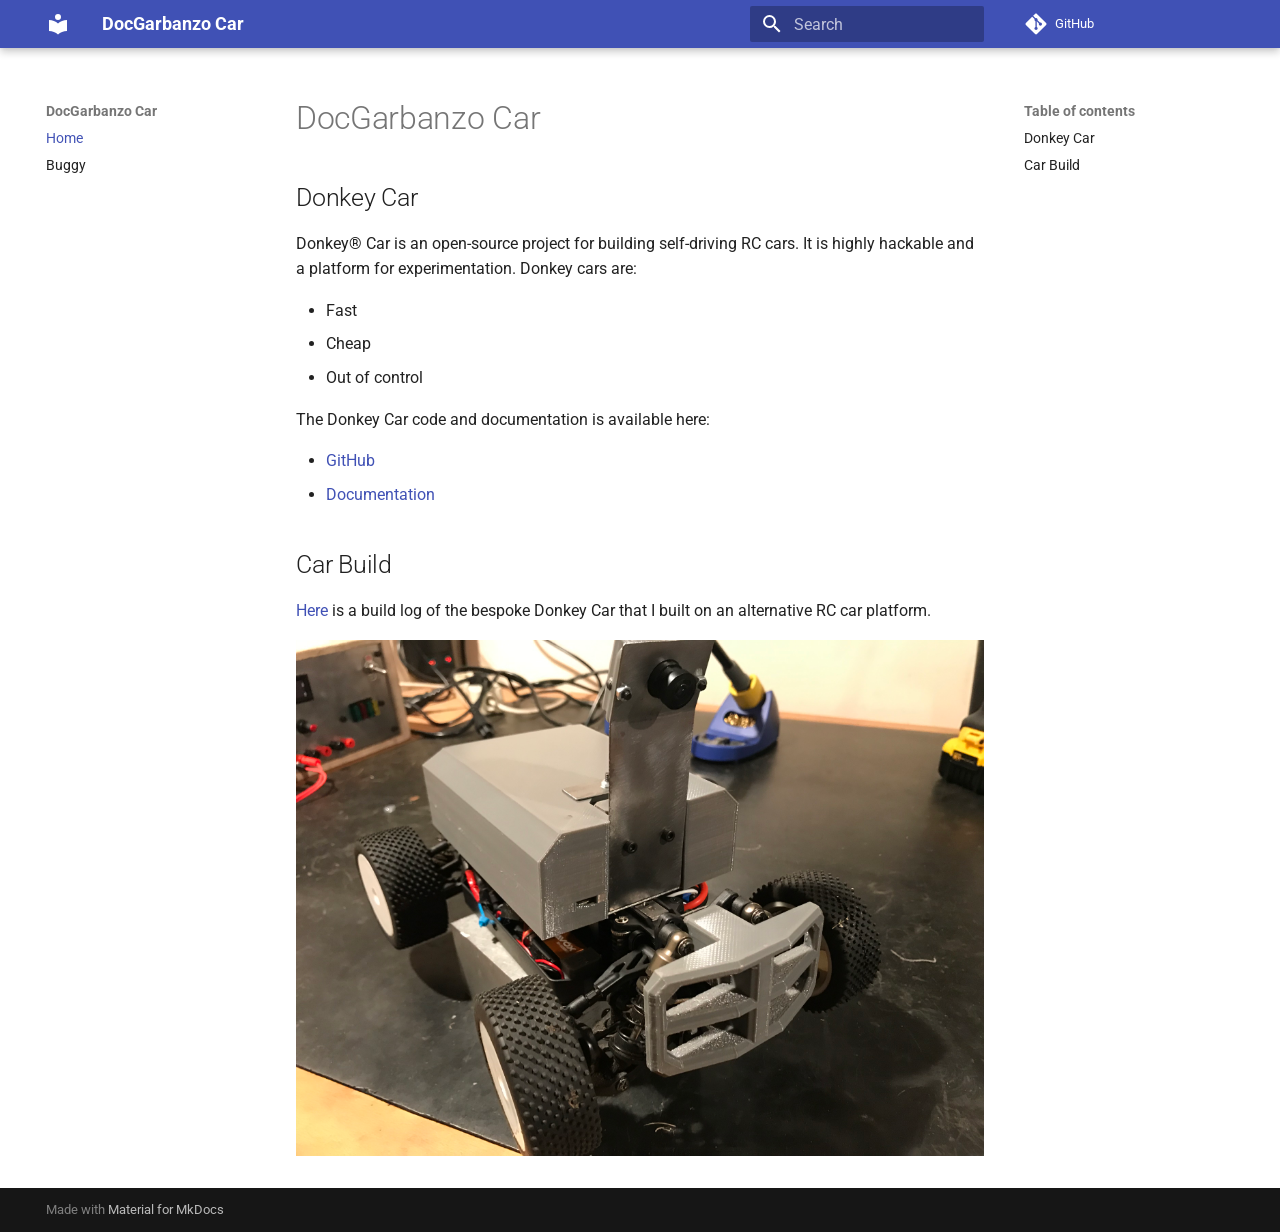
<file: index.html>
<!doctype html>
<html lang="en" class="no-js">
  <head>
    
      <meta charset="utf-8">
      <meta name="viewport" content="width=device-width,initial-scale=1">
      
      
      
      
      
        <link rel="next" href="buggy/">
      
      
        
      
      
      <link rel="icon" href="assets/images/favicon.png">
      <meta name="generator" content="mkdocs-1.6.1, mkdocs-material-9.7.0">
    
    
      
        <title>DocGarbanzo Car</title>
      
    
    
      <link rel="stylesheet" href="assets/stylesheets/main.618322db.min.css">
      
      


    
    
      
    
    
      
        
        
        <link rel="preconnect" href="https://fonts.gstatic.com" crossorigin>
        <link rel="stylesheet" href="https://fonts.googleapis.com/css?family=Roboto:300,300i,400,400i,700,700i%7CRoboto+Mono:400,400i,700,700i&display=fallback">
        <style>:root{--md-text-font:"Roboto";--md-code-font:"Roboto Mono"}</style>
      
    
    
    <script>__md_scope=new URL(".",location),__md_hash=e=>[...e].reduce(((e,_)=>(e<<5)-e+_.charCodeAt(0)),0),__md_get=(e,_=localStorage,t=__md_scope)=>JSON.parse(_.getItem(t.pathname+"."+e)),__md_set=(e,_,t=localStorage,a=__md_scope)=>{try{t.setItem(a.pathname+"."+e,JSON.stringify(_))}catch(e){}}</script>
    
      

    
    
  </head>
  
  
    <body dir="ltr">
  
    
    <input class="md-toggle" data-md-toggle="drawer" type="checkbox" id="__drawer" autocomplete="off">
    <input class="md-toggle" data-md-toggle="search" type="checkbox" id="__search" autocomplete="off">
    <label class="md-overlay" for="__drawer"></label>
    <div data-md-component="skip">
      
        
        <a href="#docgarbanzo-car" class="md-skip">
          Skip to content
        </a>
      
    </div>
    <div data-md-component="announce">
      
    </div>
    
    
      

  

<header class="md-header md-header--shadow" data-md-component="header">
  <nav class="md-header__inner md-grid" aria-label="Header">
    <a href="." title="DocGarbanzo Car" class="md-header__button md-logo" aria-label="DocGarbanzo Car" data-md-component="logo">
      
  
  <svg xmlns="http://www.w3.org/2000/svg" viewBox="0 0 24 24"><path d="M12 8a3 3 0 0 0 3-3 3 3 0 0 0-3-3 3 3 0 0 0-3 3 3 3 0 0 0 3 3m0 3.54C9.64 9.35 6.5 8 3 8v11c3.5 0 6.64 1.35 9 3.54 2.36-2.19 5.5-3.54 9-3.54V8c-3.5 0-6.64 1.35-9 3.54"/></svg>

    </a>
    <label class="md-header__button md-icon" for="__drawer">
      
      <svg xmlns="http://www.w3.org/2000/svg" viewBox="0 0 24 24"><path d="M3 6h18v2H3zm0 5h18v2H3zm0 5h18v2H3z"/></svg>
    </label>
    <div class="md-header__title" data-md-component="header-title">
      <div class="md-header__ellipsis">
        <div class="md-header__topic">
          <span class="md-ellipsis">
            DocGarbanzo Car
          </span>
        </div>
        <div class="md-header__topic" data-md-component="header-topic">
          <span class="md-ellipsis">
            
              Home
            
          </span>
        </div>
      </div>
    </div>
    
    
      <script>var palette=__md_get("__palette");if(palette&&palette.color){if("(prefers-color-scheme)"===palette.color.media){var media=matchMedia("(prefers-color-scheme: light)"),input=document.querySelector(media.matches?"[data-md-color-media='(prefers-color-scheme: light)']":"[data-md-color-media='(prefers-color-scheme: dark)']");palette.color.media=input.getAttribute("data-md-color-media"),palette.color.scheme=input.getAttribute("data-md-color-scheme"),palette.color.primary=input.getAttribute("data-md-color-primary"),palette.color.accent=input.getAttribute("data-md-color-accent")}for(var[key,value]of Object.entries(palette.color))document.body.setAttribute("data-md-color-"+key,value)}</script>
    
    
    
      
      
        <label class="md-header__button md-icon" for="__search">
          
          <svg xmlns="http://www.w3.org/2000/svg" viewBox="0 0 24 24"><path d="M9.5 3A6.5 6.5 0 0 1 16 9.5c0 1.61-.59 3.09-1.56 4.23l.27.27h.79l5 5-1.5 1.5-5-5v-.79l-.27-.27A6.52 6.52 0 0 1 9.5 16 6.5 6.5 0 0 1 3 9.5 6.5 6.5 0 0 1 9.5 3m0 2C7 5 5 7 5 9.5S7 14 9.5 14 14 12 14 9.5 12 5 9.5 5"/></svg>
        </label>
        <div class="md-search" data-md-component="search" role="dialog">
  <label class="md-search__overlay" for="__search"></label>
  <div class="md-search__inner" role="search">
    <form class="md-search__form" name="search">
      <input type="text" class="md-search__input" name="query" aria-label="Search" placeholder="Search" autocapitalize="off" autocorrect="off" autocomplete="off" spellcheck="false" data-md-component="search-query" required>
      <label class="md-search__icon md-icon" for="__search">
        
        <svg xmlns="http://www.w3.org/2000/svg" viewBox="0 0 24 24"><path d="M9.5 3A6.5 6.5 0 0 1 16 9.5c0 1.61-.59 3.09-1.56 4.23l.27.27h.79l5 5-1.5 1.5-5-5v-.79l-.27-.27A6.52 6.52 0 0 1 9.5 16 6.5 6.5 0 0 1 3 9.5 6.5 6.5 0 0 1 9.5 3m0 2C7 5 5 7 5 9.5S7 14 9.5 14 14 12 14 9.5 12 5 9.5 5"/></svg>
        
        <svg xmlns="http://www.w3.org/2000/svg" viewBox="0 0 24 24"><path d="M20 11v2H8l5.5 5.5-1.42 1.42L4.16 12l7.92-7.92L13.5 5.5 8 11z"/></svg>
      </label>
      <nav class="md-search__options" aria-label="Search">
        
        <button type="reset" class="md-search__icon md-icon" title="Clear" aria-label="Clear" tabindex="-1">
          
          <svg xmlns="http://www.w3.org/2000/svg" viewBox="0 0 24 24"><path d="M19 6.41 17.59 5 12 10.59 6.41 5 5 6.41 10.59 12 5 17.59 6.41 19 12 13.41 17.59 19 19 17.59 13.41 12z"/></svg>
        </button>
      </nav>
      
    </form>
    <div class="md-search__output">
      <div class="md-search__scrollwrap" tabindex="0" data-md-scrollfix>
        <div class="md-search-result" data-md-component="search-result">
          <div class="md-search-result__meta">
            Initializing search
          </div>
          <ol class="md-search-result__list" role="presentation"></ol>
        </div>
      </div>
    </div>
  </div>
</div>
      
    
    
      <div class="md-header__source">
        <a href="https://github.com/DocGarbanzo/donkeycar/" title="Go to repository" class="md-source" data-md-component="source">
  <div class="md-source__icon md-icon">
    
    <svg xmlns="http://www.w3.org/2000/svg" viewBox="0 0 448 512"><!--! Font Awesome Free 7.1.0 by @fontawesome - https://fontawesome.com License - https://fontawesome.com/license/free (Icons: CC BY 4.0, Fonts: SIL OFL 1.1, Code: MIT License) Copyright 2025 Fonticons, Inc.--><path d="M439.6 236.1 244 40.5c-5.4-5.5-12.8-8.5-20.4-8.5s-15 3-20.4 8.4L162.5 81l51.5 51.5c27.1-9.1 52.7 16.8 43.4 43.7l49.7 49.7c34.2-11.8 61.2 31 35.5 56.7-26.5 26.5-70.2-2.9-56-37.3L240.3 199v121.9c25.3 12.5 22.3 41.8 9.1 55-6.4 6.4-15.2 10.1-24.3 10.1s-17.8-3.6-24.3-10.1c-17.6-17.6-11.1-46.9 11.2-56v-123c-20.8-8.5-24.6-30.7-18.6-45L142.6 101 8.5 235.1C3 240.6 0 247.9 0 255.5s3 15 8.5 20.4l195.6 195.7c5.4 5.4 12.7 8.4 20.4 8.4s15-3 20.4-8.4l194.7-194.7c5.4-5.4 8.4-12.8 8.4-20.4s-3-15-8.4-20.4"/></svg>
  </div>
  <div class="md-source__repository">
    GitHub
  </div>
</a>
      </div>
    
  </nav>
  
</header>
    
    <div class="md-container" data-md-component="container">
      
      
        
          
        
      
      <main class="md-main" data-md-component="main">
        <div class="md-main__inner md-grid">
          
            
              
              <div class="md-sidebar md-sidebar--primary" data-md-component="sidebar" data-md-type="navigation" >
                <div class="md-sidebar__scrollwrap">
                  <div class="md-sidebar__inner">
                    



<nav class="md-nav md-nav--primary" aria-label="Navigation" data-md-level="0">
  <label class="md-nav__title" for="__drawer">
    <a href="." title="DocGarbanzo Car" class="md-nav__button md-logo" aria-label="DocGarbanzo Car" data-md-component="logo">
      
  
  <svg xmlns="http://www.w3.org/2000/svg" viewBox="0 0 24 24"><path d="M12 8a3 3 0 0 0 3-3 3 3 0 0 0-3-3 3 3 0 0 0-3 3 3 3 0 0 0 3 3m0 3.54C9.64 9.35 6.5 8 3 8v11c3.5 0 6.64 1.35 9 3.54 2.36-2.19 5.5-3.54 9-3.54V8c-3.5 0-6.64 1.35-9 3.54"/></svg>

    </a>
    DocGarbanzo Car
  </label>
  
    <div class="md-nav__source">
      <a href="https://github.com/DocGarbanzo/donkeycar/" title="Go to repository" class="md-source" data-md-component="source">
  <div class="md-source__icon md-icon">
    
    <svg xmlns="http://www.w3.org/2000/svg" viewBox="0 0 448 512"><!--! Font Awesome Free 7.1.0 by @fontawesome - https://fontawesome.com License - https://fontawesome.com/license/free (Icons: CC BY 4.0, Fonts: SIL OFL 1.1, Code: MIT License) Copyright 2025 Fonticons, Inc.--><path d="M439.6 236.1 244 40.5c-5.4-5.5-12.8-8.5-20.4-8.5s-15 3-20.4 8.4L162.5 81l51.5 51.5c27.1-9.1 52.7 16.8 43.4 43.7l49.7 49.7c34.2-11.8 61.2 31 35.5 56.7-26.5 26.5-70.2-2.9-56-37.3L240.3 199v121.9c25.3 12.5 22.3 41.8 9.1 55-6.4 6.4-15.2 10.1-24.3 10.1s-17.8-3.6-24.3-10.1c-17.6-17.6-11.1-46.9 11.2-56v-123c-20.8-8.5-24.6-30.7-18.6-45L142.6 101 8.5 235.1C3 240.6 0 247.9 0 255.5s3 15 8.5 20.4l195.6 195.7c5.4 5.4 12.7 8.4 20.4 8.4s15-3 20.4-8.4l194.7-194.7c5.4-5.4 8.4-12.8 8.4-20.4s-3-15-8.4-20.4"/></svg>
  </div>
  <div class="md-source__repository">
    GitHub
  </div>
</a>
    </div>
  
  <ul class="md-nav__list" data-md-scrollfix>
    
      
      
  
  
    
  
  
  
    <li class="md-nav__item md-nav__item--active">
      
      <input class="md-nav__toggle md-toggle" type="checkbox" id="__toc">
      
      
        
      
      
        <label class="md-nav__link md-nav__link--active" for="__toc">
          
  
  
  <span class="md-ellipsis">
    
  
    Home
  

    
  </span>
  
  

          <span class="md-nav__icon md-icon"></span>
        </label>
      
      <a href="." class="md-nav__link md-nav__link--active">
        
  
  
  <span class="md-ellipsis">
    
  
    Home
  

    
  </span>
  
  

      </a>
      
        

<nav class="md-nav md-nav--secondary" aria-label="Table of contents">
  
  
  
    
  
  
    <label class="md-nav__title" for="__toc">
      <span class="md-nav__icon md-icon"></span>
      Table of contents
    </label>
    <ul class="md-nav__list" data-md-component="toc" data-md-scrollfix>
      
        <li class="md-nav__item">
  <a href="#donkey-car" class="md-nav__link">
    <span class="md-ellipsis">
      
        Donkey Car
      
    </span>
  </a>
  
</li>
      
        <li class="md-nav__item">
  <a href="#car-build" class="md-nav__link">
    <span class="md-ellipsis">
      
        Car Build
      
    </span>
  </a>
  
</li>
      
    </ul>
  
</nav>
      
    </li>
  

    
      
      
  
  
  
  
    <li class="md-nav__item">
      <a href="buggy/" class="md-nav__link">
        
  
  
  <span class="md-ellipsis">
    
  
    Buggy
  

    
  </span>
  
  

      </a>
    </li>
  

    
  </ul>
</nav>
                  </div>
                </div>
              </div>
            
            
              
              <div class="md-sidebar md-sidebar--secondary" data-md-component="sidebar" data-md-type="toc" >
                <div class="md-sidebar__scrollwrap">
                  <div class="md-sidebar__inner">
                    

<nav class="md-nav md-nav--secondary" aria-label="Table of contents">
  
  
  
    
  
  
    <label class="md-nav__title" for="__toc">
      <span class="md-nav__icon md-icon"></span>
      Table of contents
    </label>
    <ul class="md-nav__list" data-md-component="toc" data-md-scrollfix>
      
        <li class="md-nav__item">
  <a href="#donkey-car" class="md-nav__link">
    <span class="md-ellipsis">
      
        Donkey Car
      
    </span>
  </a>
  
</li>
      
        <li class="md-nav__item">
  <a href="#car-build" class="md-nav__link">
    <span class="md-ellipsis">
      
        Car Build
      
    </span>
  </a>
  
</li>
      
    </ul>
  
</nav>
                  </div>
                </div>
              </div>
            
          
          
            <div class="md-content" data-md-component="content">
              
              <article class="md-content__inner md-typeset">
                
                  


  
  


<h1 id="docgarbanzo-car">DocGarbanzo Car</h1>
<h2 id="donkey-car">Donkey Car</h2>
<p>Donkey&reg; Car is an open-source project for building self-driving RC cars. 
It is highly hackable and a platform for experimentation. Donkey cars are:</p>
<ul>
<li>Fast</li>
<li>Cheap</li>
<li>Out of control</li>
</ul>
<p>The Donkey Car code and documentation is available here:</p>
<ul>
<li><a href="https://github.com/autorope/donkeycar">GitHub</a></li>
<li><a href="https://docs.donkeycar.com">Documentation</a></li>
</ul>
<h2 id="car-build">Car Build</h2>
<p><a href="buggy/">Here</a> is a build log of the bespoke Donkey Car that I built on an 
alternative RC car platform. </p>
<p><img alt="DocGarbanzoCar" src="assets/front.jpeg" /></p>












                
              </article>
            </div>
          
          
<script>var target=document.getElementById(location.hash.slice(1));target&&target.name&&(target.checked=target.name.startsWith("__tabbed_"))</script>
        </div>
        
      </main>
      
        <footer class="md-footer">
  
  <div class="md-footer-meta md-typeset">
    <div class="md-footer-meta__inner md-grid">
      <div class="md-copyright">
  
  
    Made with
    <a href="https://squidfunk.github.io/mkdocs-material/" target="_blank" rel="noopener">
      Material for MkDocs
    </a>
  
</div>
      
    </div>
  </div>
</footer>
      
    </div>
    <div class="md-dialog" data-md-component="dialog">
      <div class="md-dialog__inner md-typeset"></div>
    </div>
    
    
    
      
      
      <script id="__config" type="application/json">{"annotate": null, "base": ".", "features": [], "search": "assets/javascripts/workers/search.7a47a382.min.js", "tags": null, "translations": {"clipboard.copied": "Copied to clipboard", "clipboard.copy": "Copy to clipboard", "search.result.more.one": "1 more on this page", "search.result.more.other": "# more on this page", "search.result.none": "No matching documents", "search.result.one": "1 matching document", "search.result.other": "# matching documents", "search.result.placeholder": "Type to start searching", "search.result.term.missing": "Missing", "select.version": "Select version"}, "version": null}</script>
    
    
      <script src="assets/javascripts/bundle.e71a0d61.min.js"></script>
      
    
  </body>
</html>
</file>
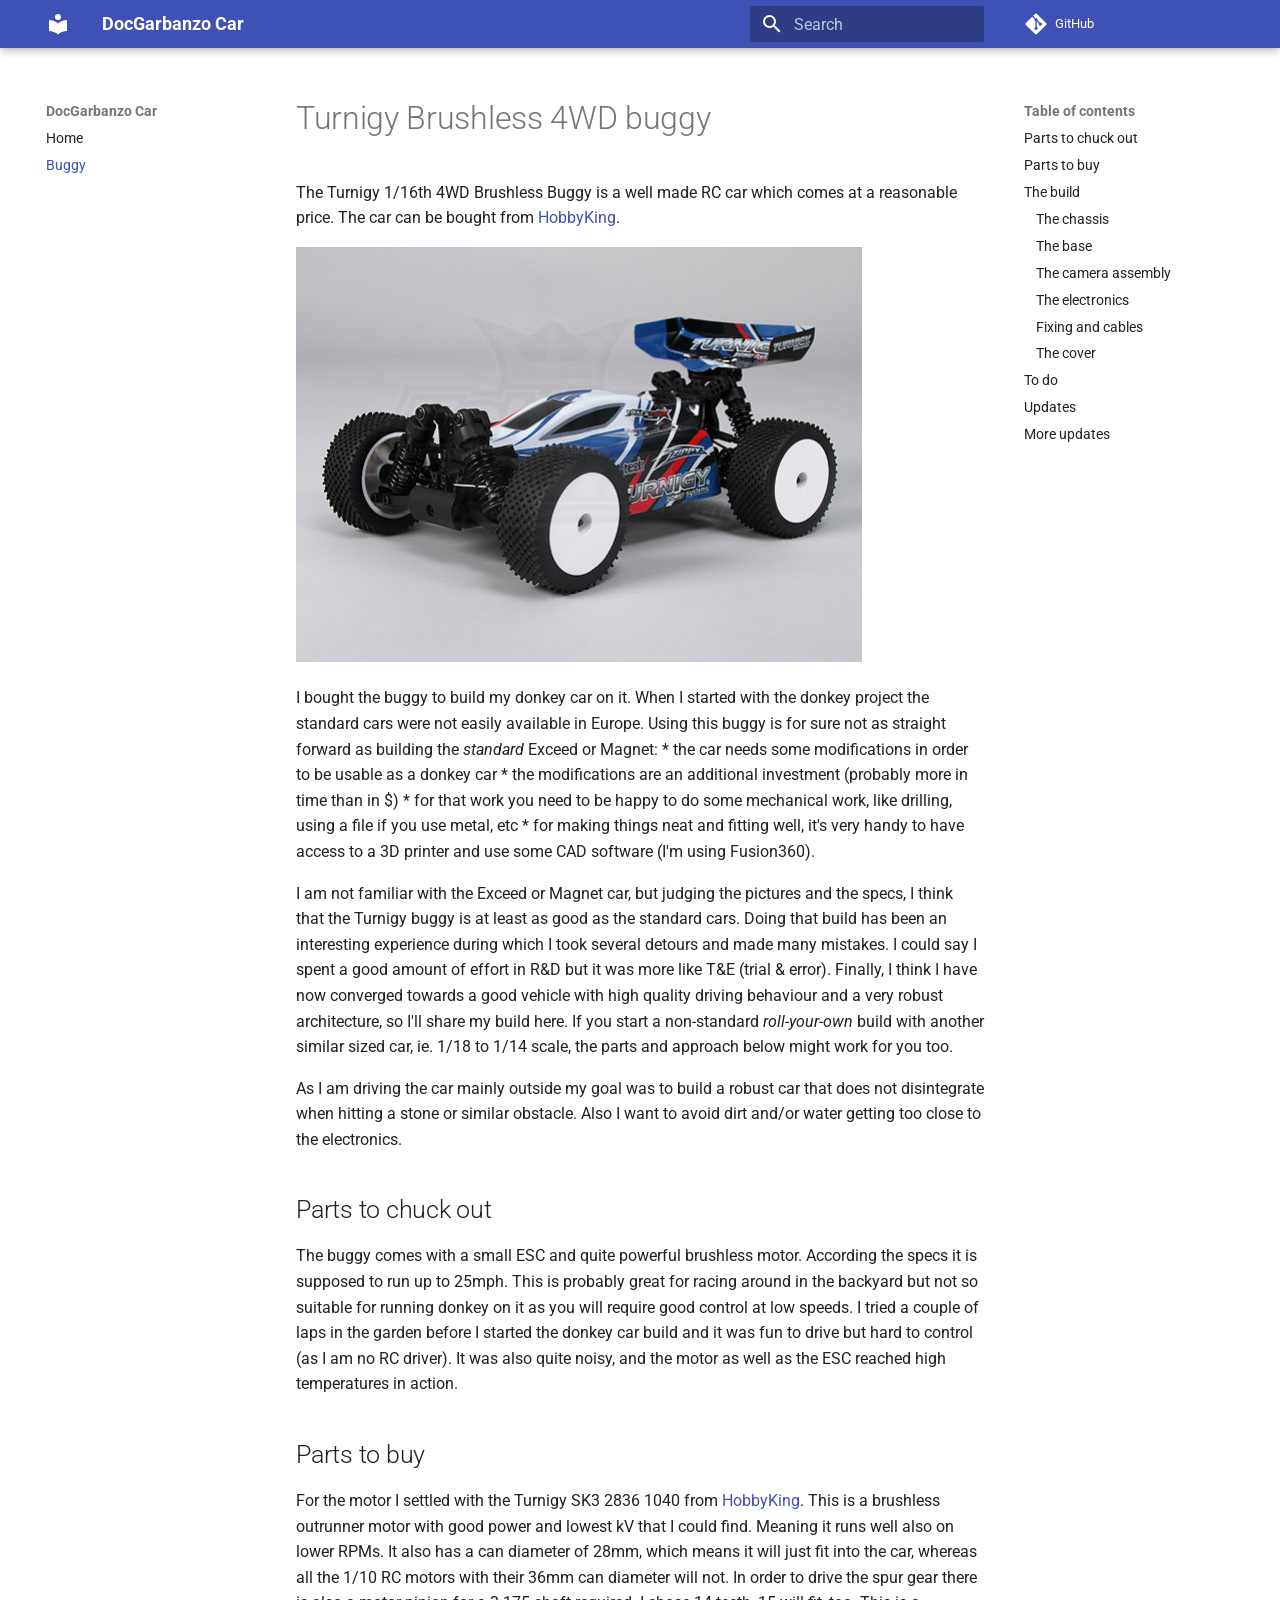
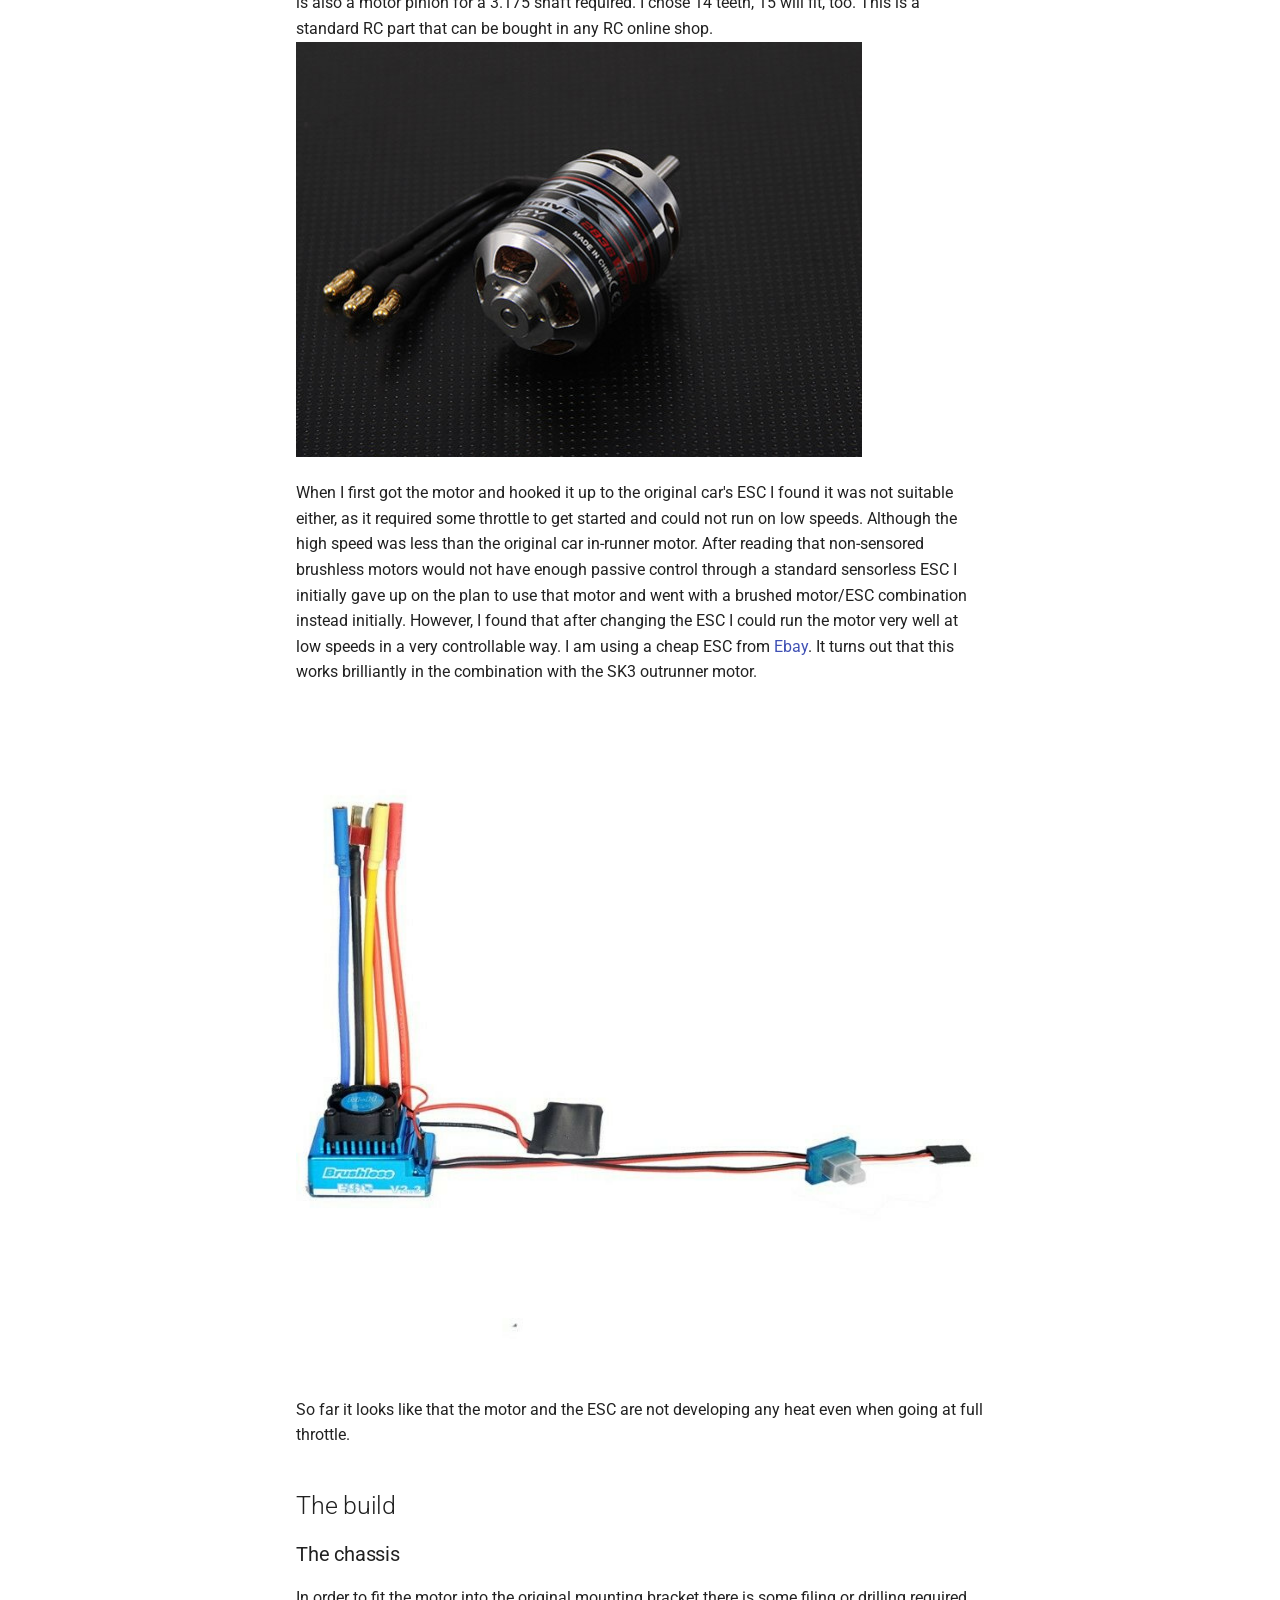
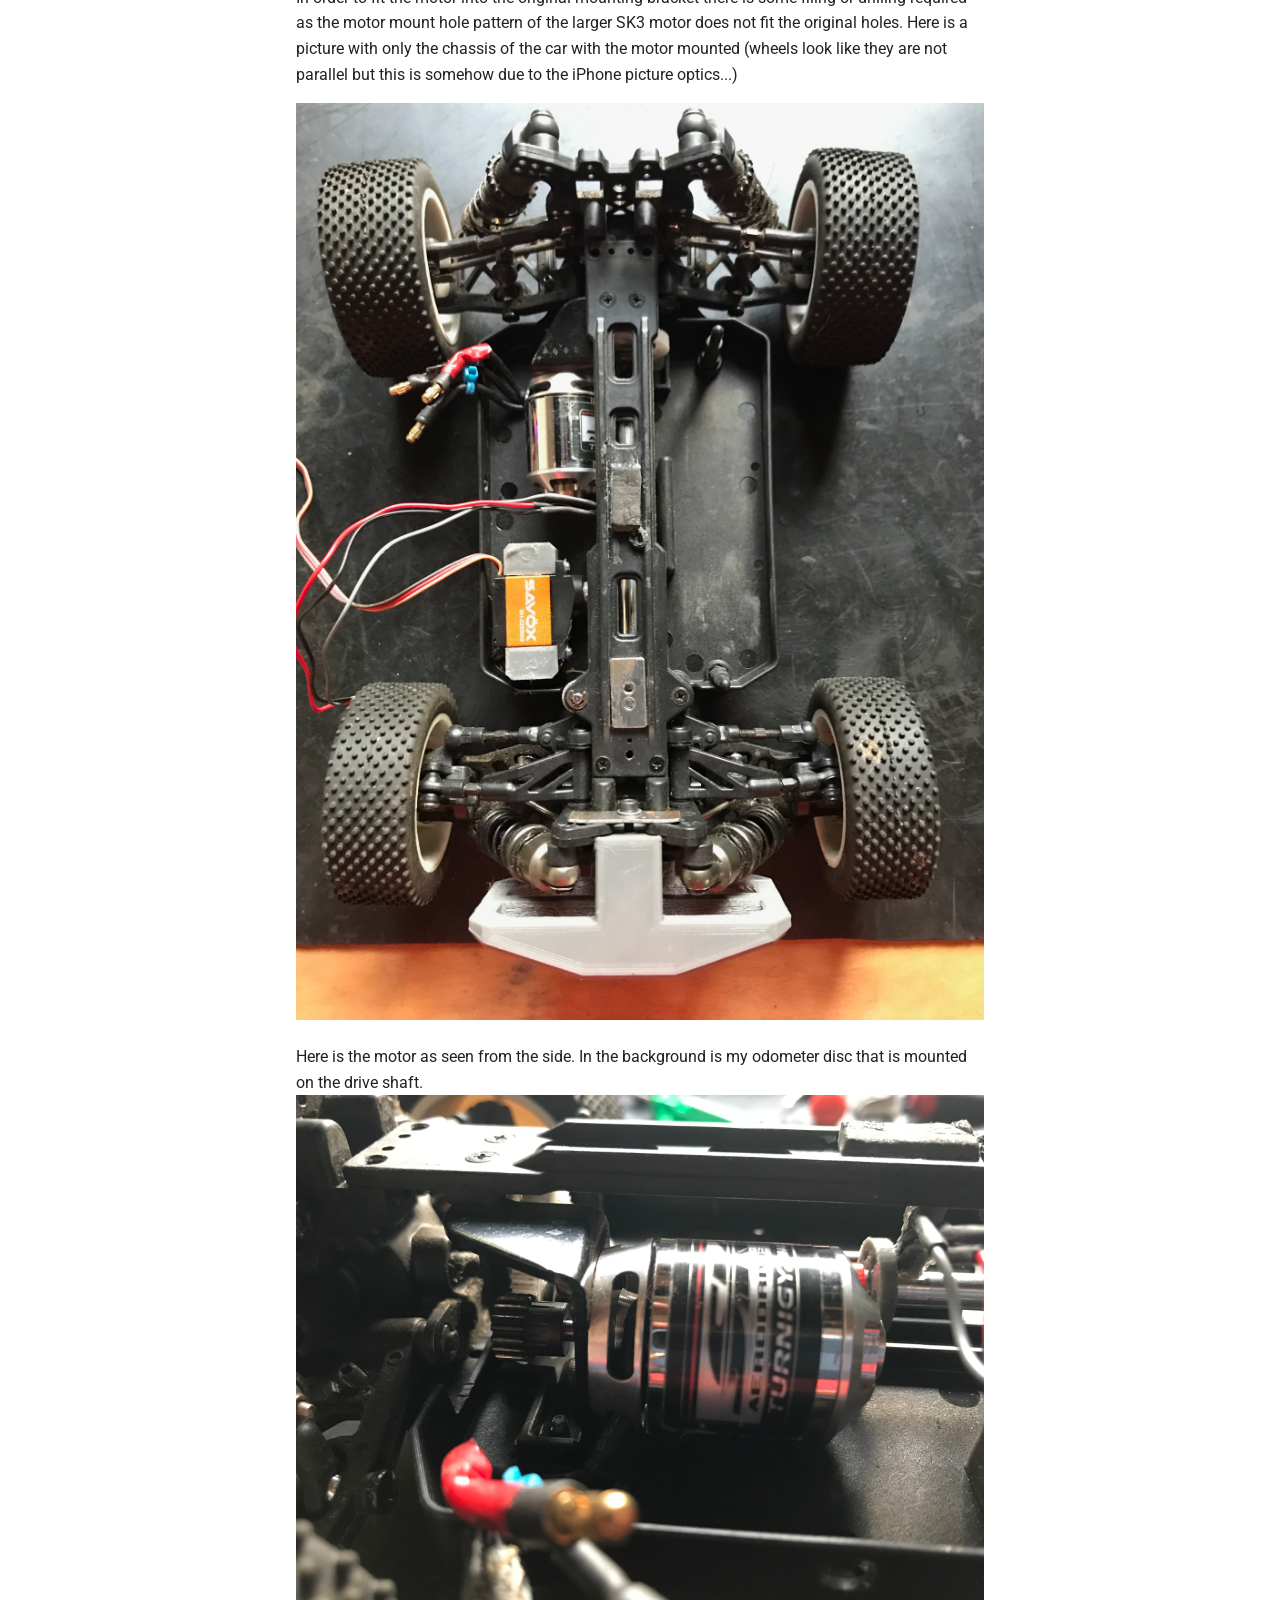
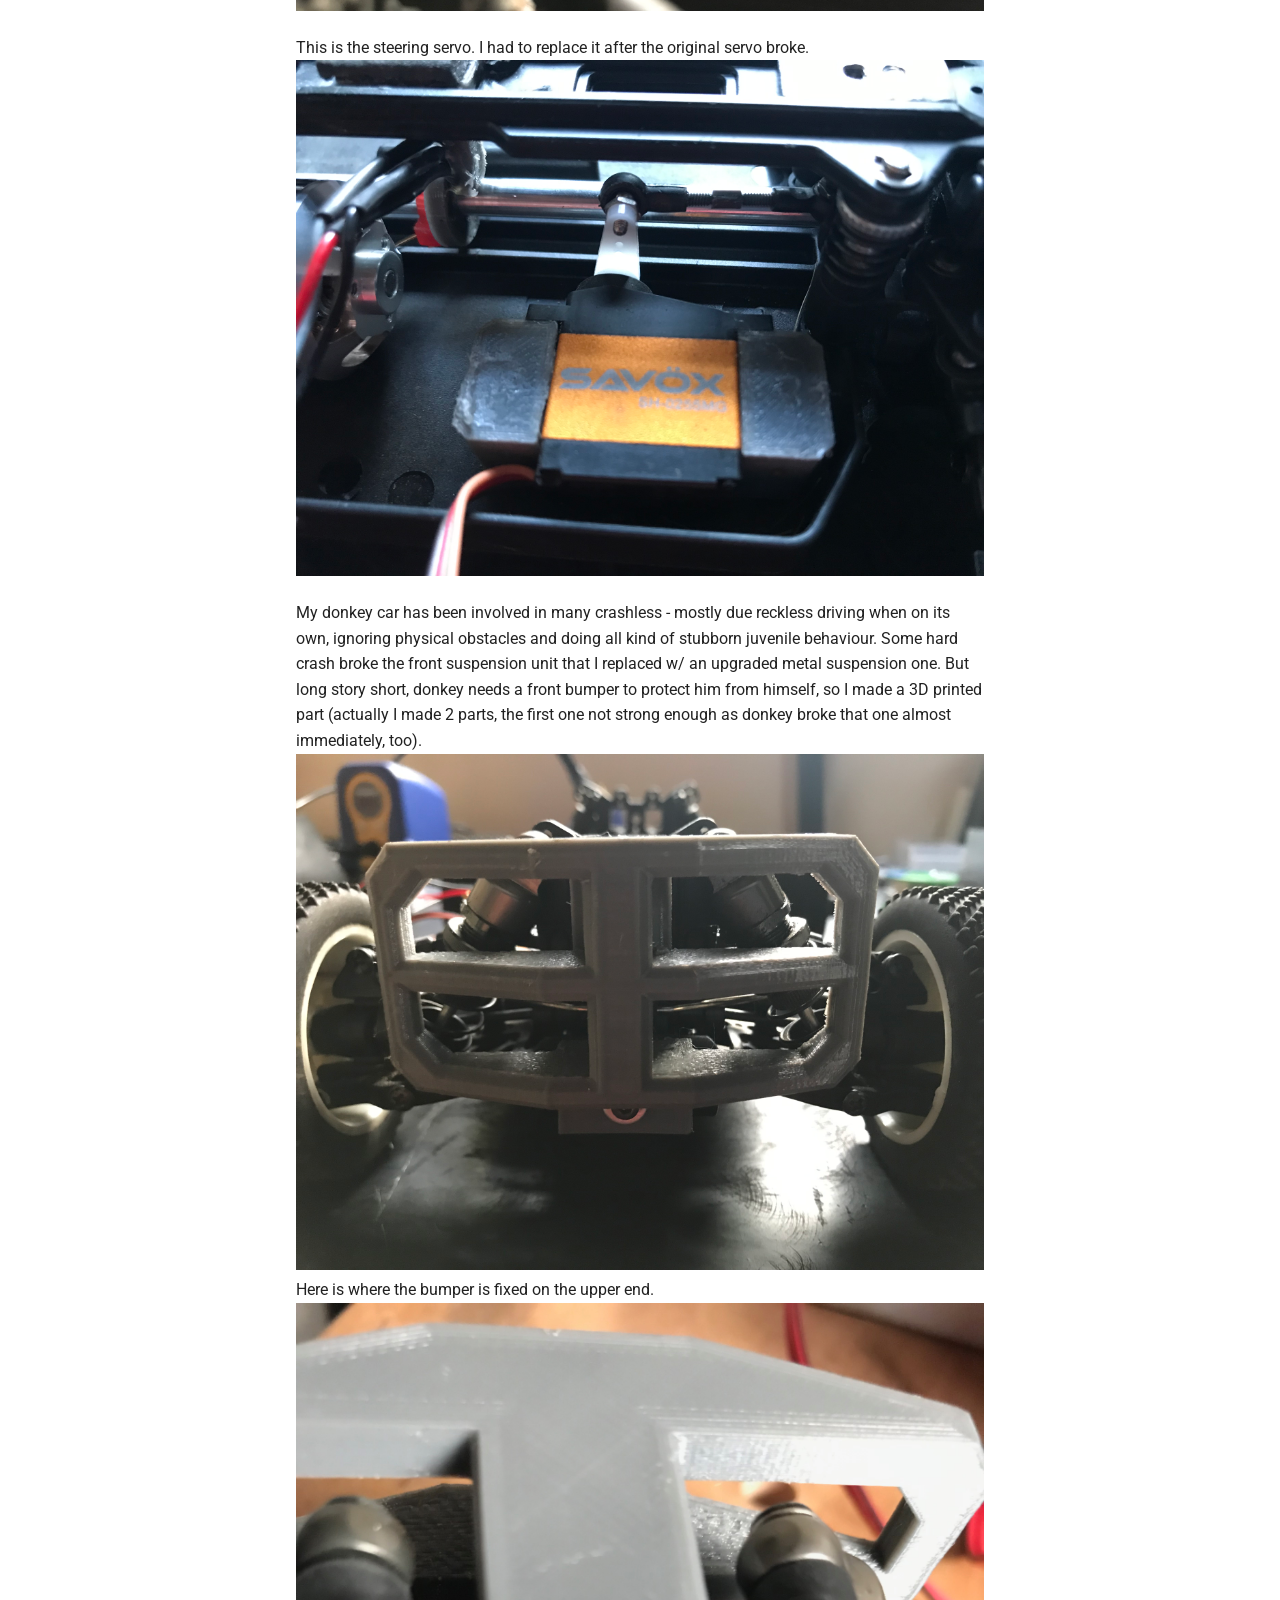
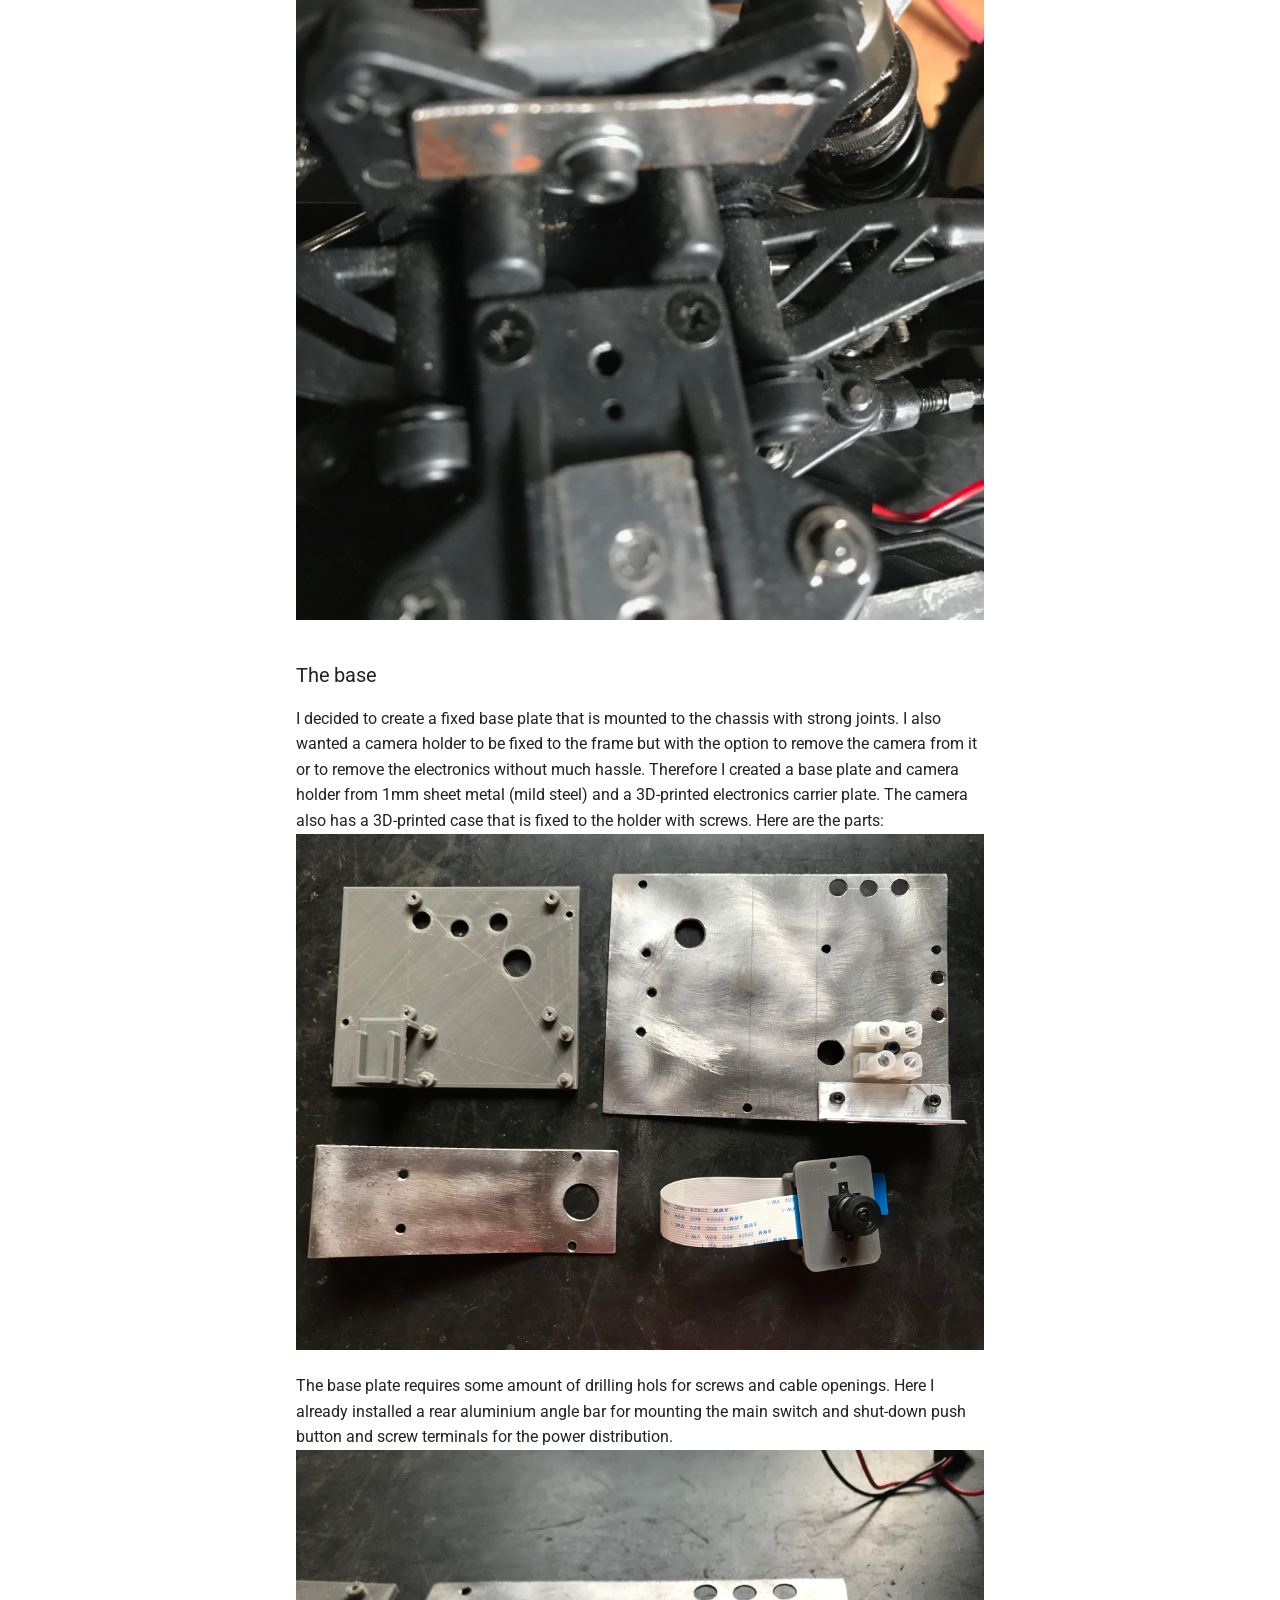
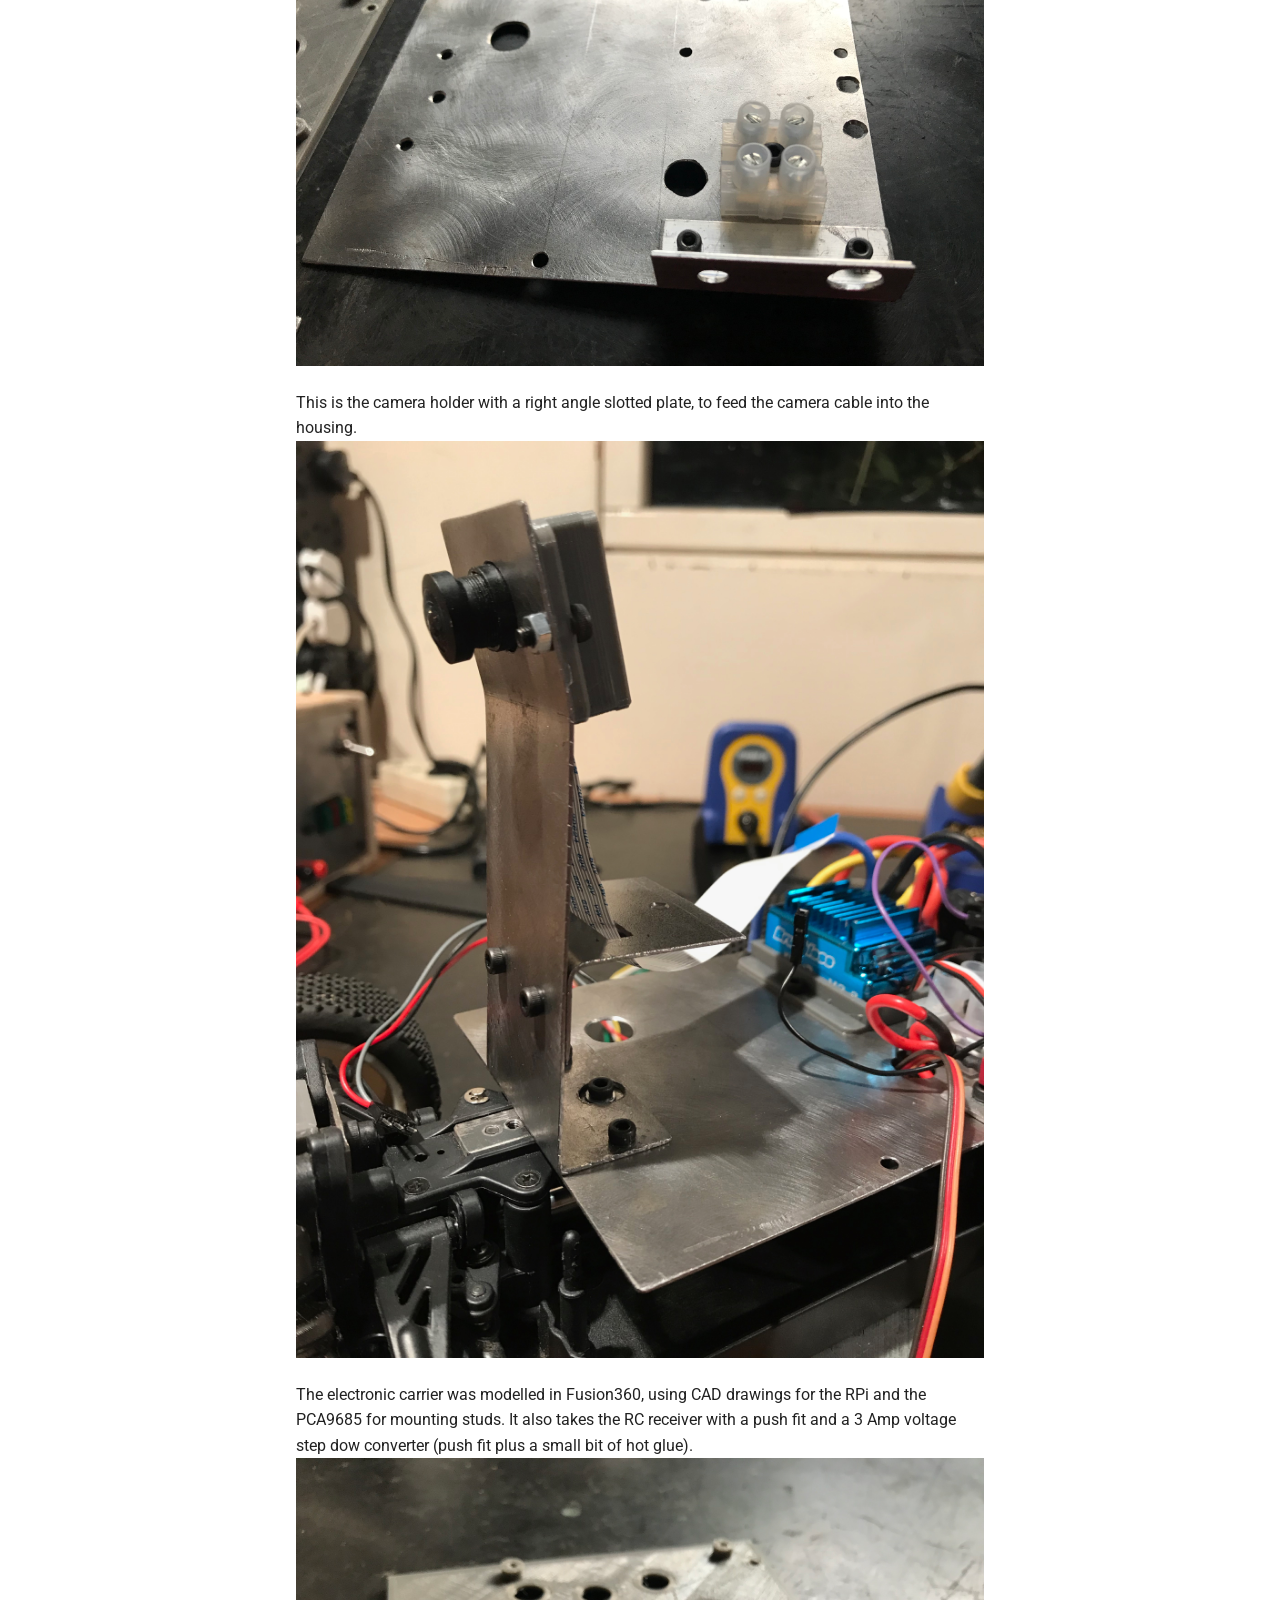
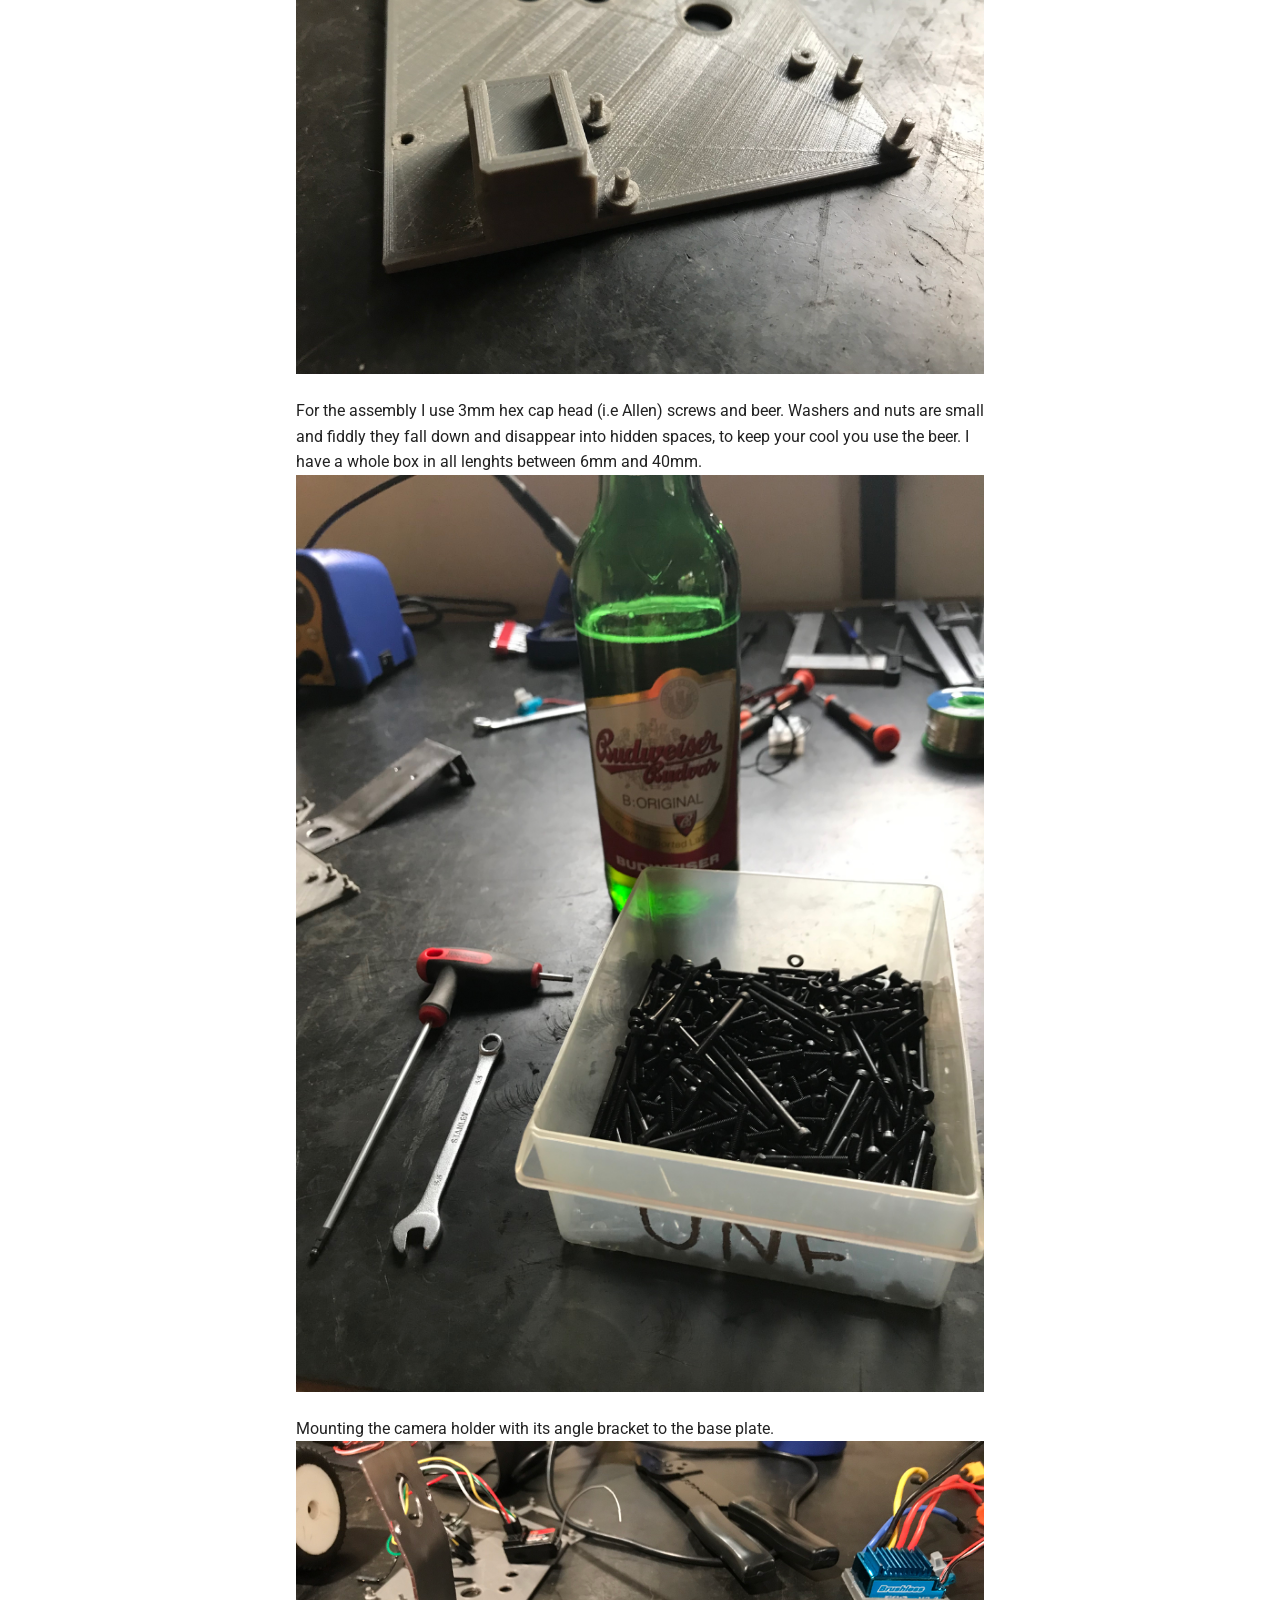
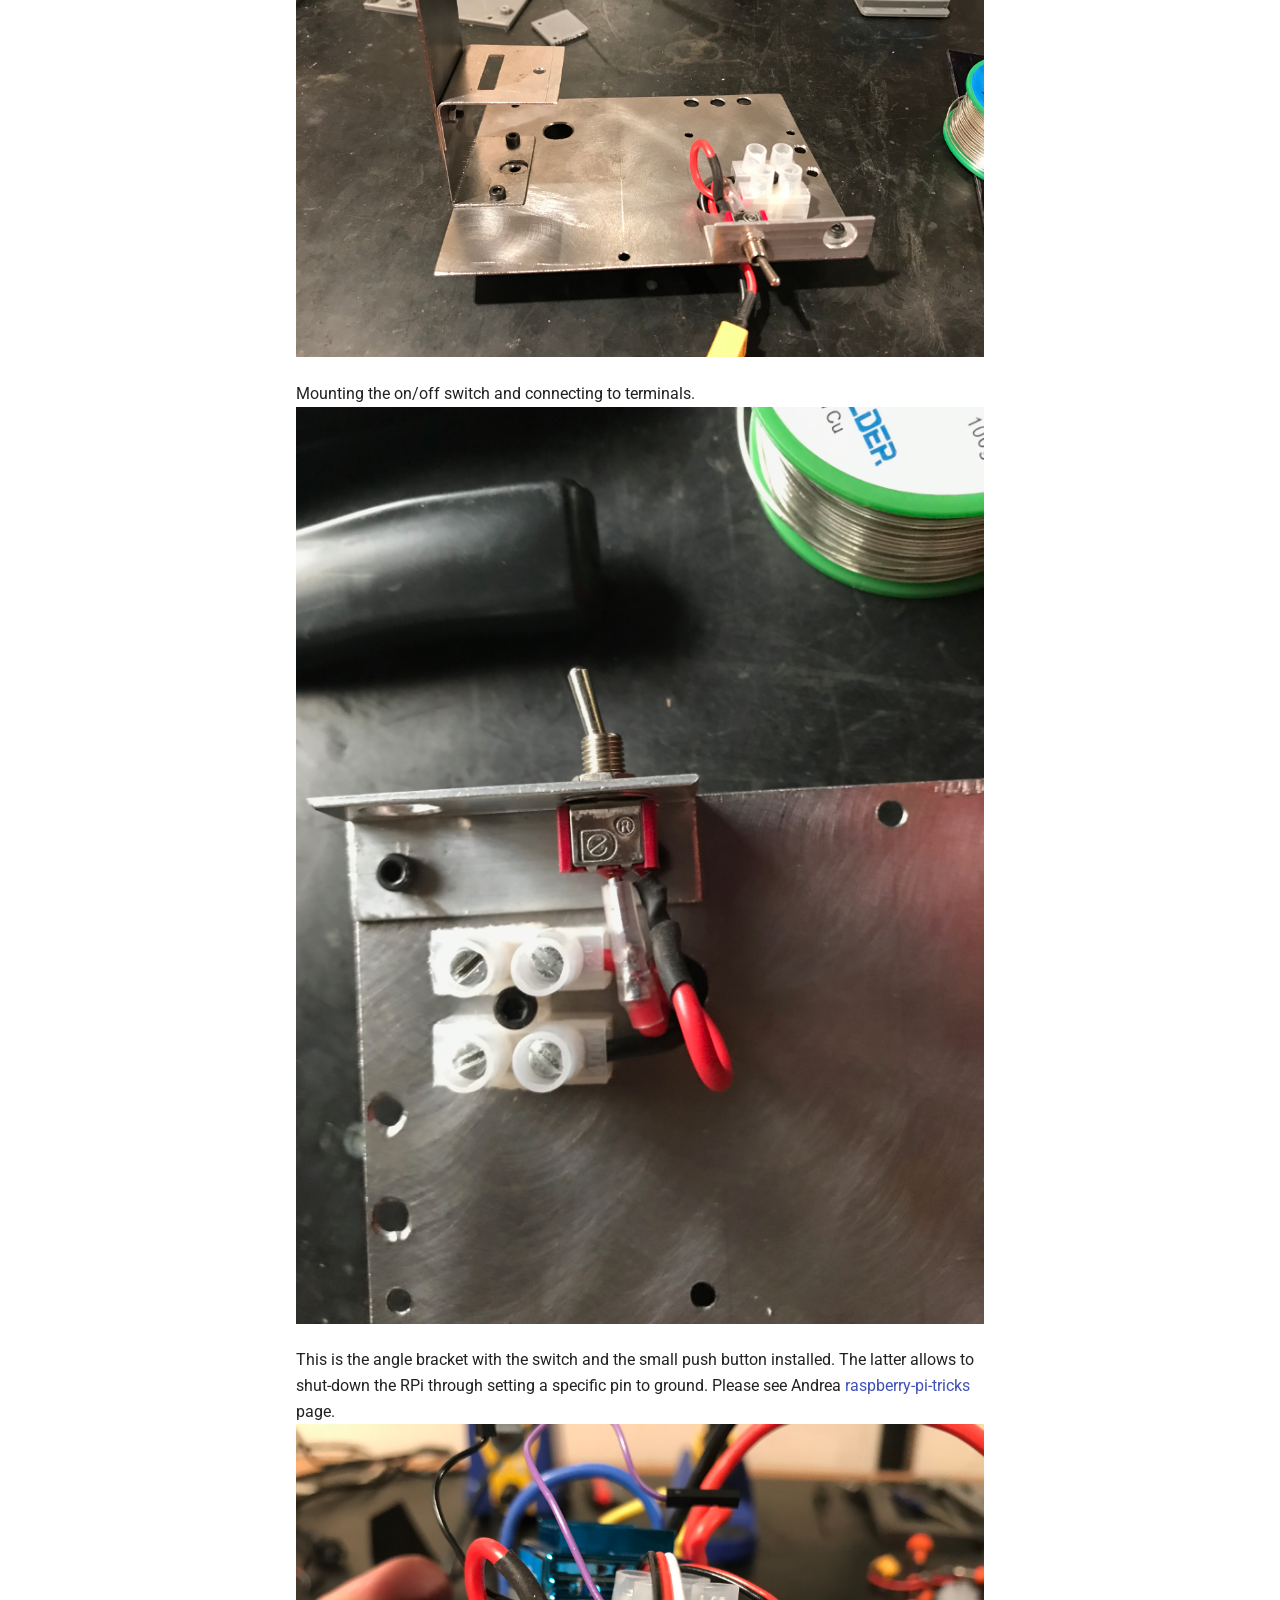
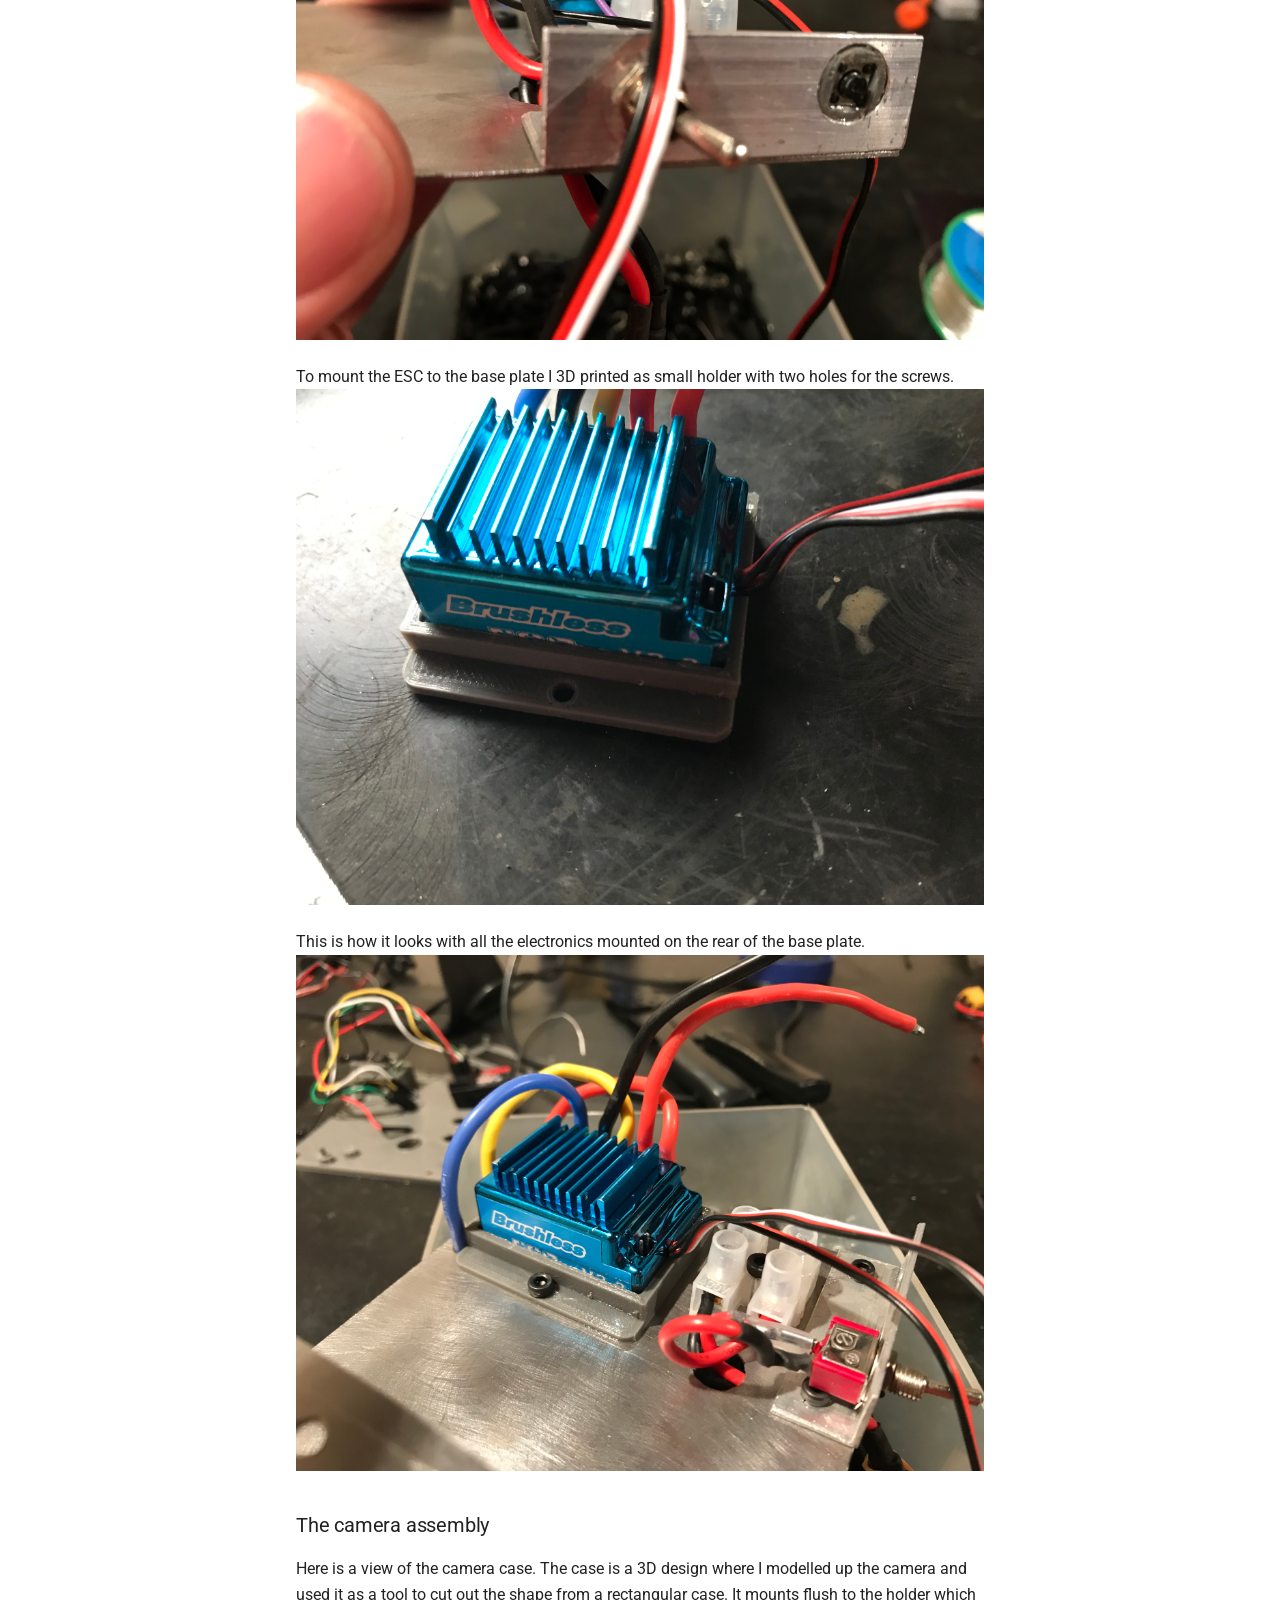
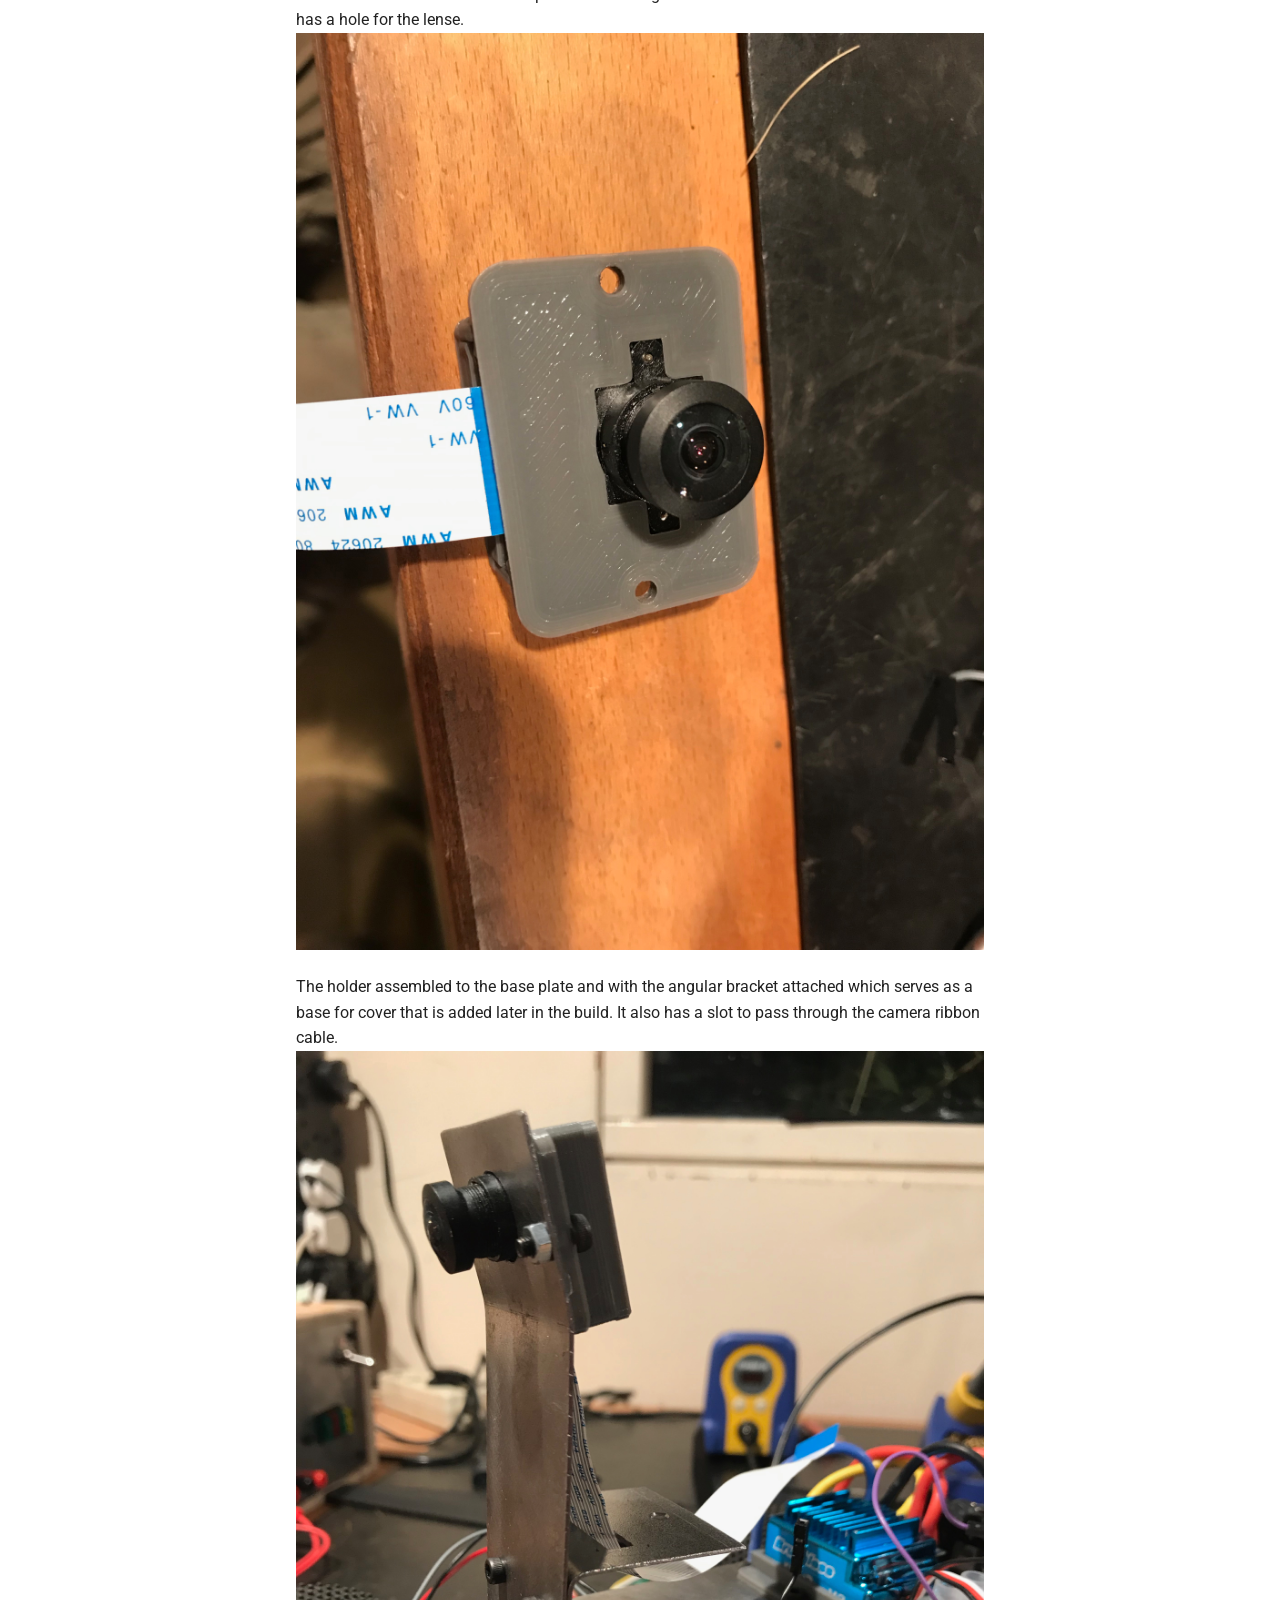
<file: buggy/index.html>
<!doctype html>
<html lang="en" class="no-js">
  <head>
    
      <meta charset="utf-8">
      <meta name="viewport" content="width=device-width,initial-scale=1">
      
      
      
      
        <link rel="prev" href="..">
      
      
      
        
      
      
      <link rel="icon" href="../assets/images/favicon.png">
      <meta name="generator" content="mkdocs-1.6.1, mkdocs-material-9.7.0">
    
    
      
        <title>Buggy - DocGarbanzo Car</title>
      
    
    
      <link rel="stylesheet" href="../assets/stylesheets/main.618322db.min.css">
      
      


    
    
      
    
    
      
        
        
        <link rel="preconnect" href="https://fonts.gstatic.com" crossorigin>
        <link rel="stylesheet" href="https://fonts.googleapis.com/css?family=Roboto:300,300i,400,400i,700,700i%7CRoboto+Mono:400,400i,700,700i&display=fallback">
        <style>:root{--md-text-font:"Roboto";--md-code-font:"Roboto Mono"}</style>
      
    
    
    <script>__md_scope=new URL("..",location),__md_hash=e=>[...e].reduce(((e,_)=>(e<<5)-e+_.charCodeAt(0)),0),__md_get=(e,_=localStorage,t=__md_scope)=>JSON.parse(_.getItem(t.pathname+"."+e)),__md_set=(e,_,t=localStorage,a=__md_scope)=>{try{t.setItem(a.pathname+"."+e,JSON.stringify(_))}catch(e){}}</script>
    
      

    
    
  </head>
  
  
    <body dir="ltr">
  
    
    <input class="md-toggle" data-md-toggle="drawer" type="checkbox" id="__drawer" autocomplete="off">
    <input class="md-toggle" data-md-toggle="search" type="checkbox" id="__search" autocomplete="off">
    <label class="md-overlay" for="__drawer"></label>
    <div data-md-component="skip">
      
        
        <a href="#turnigy-brushless-4wd-buggy" class="md-skip">
          Skip to content
        </a>
      
    </div>
    <div data-md-component="announce">
      
    </div>
    
    
      

  

<header class="md-header md-header--shadow" data-md-component="header">
  <nav class="md-header__inner md-grid" aria-label="Header">
    <a href=".." title="DocGarbanzo Car" class="md-header__button md-logo" aria-label="DocGarbanzo Car" data-md-component="logo">
      
  
  <svg xmlns="http://www.w3.org/2000/svg" viewBox="0 0 24 24"><path d="M12 8a3 3 0 0 0 3-3 3 3 0 0 0-3-3 3 3 0 0 0-3 3 3 3 0 0 0 3 3m0 3.54C9.64 9.35 6.5 8 3 8v11c3.5 0 6.64 1.35 9 3.54 2.36-2.19 5.5-3.54 9-3.54V8c-3.5 0-6.64 1.35-9 3.54"/></svg>

    </a>
    <label class="md-header__button md-icon" for="__drawer">
      
      <svg xmlns="http://www.w3.org/2000/svg" viewBox="0 0 24 24"><path d="M3 6h18v2H3zm0 5h18v2H3zm0 5h18v2H3z"/></svg>
    </label>
    <div class="md-header__title" data-md-component="header-title">
      <div class="md-header__ellipsis">
        <div class="md-header__topic">
          <span class="md-ellipsis">
            DocGarbanzo Car
          </span>
        </div>
        <div class="md-header__topic" data-md-component="header-topic">
          <span class="md-ellipsis">
            
              Buggy
            
          </span>
        </div>
      </div>
    </div>
    
    
      <script>var palette=__md_get("__palette");if(palette&&palette.color){if("(prefers-color-scheme)"===palette.color.media){var media=matchMedia("(prefers-color-scheme: light)"),input=document.querySelector(media.matches?"[data-md-color-media='(prefers-color-scheme: light)']":"[data-md-color-media='(prefers-color-scheme: dark)']");palette.color.media=input.getAttribute("data-md-color-media"),palette.color.scheme=input.getAttribute("data-md-color-scheme"),palette.color.primary=input.getAttribute("data-md-color-primary"),palette.color.accent=input.getAttribute("data-md-color-accent")}for(var[key,value]of Object.entries(palette.color))document.body.setAttribute("data-md-color-"+key,value)}</script>
    
    
    
      
      
        <label class="md-header__button md-icon" for="__search">
          
          <svg xmlns="http://www.w3.org/2000/svg" viewBox="0 0 24 24"><path d="M9.5 3A6.5 6.5 0 0 1 16 9.5c0 1.61-.59 3.09-1.56 4.23l.27.27h.79l5 5-1.5 1.5-5-5v-.79l-.27-.27A6.52 6.52 0 0 1 9.5 16 6.5 6.5 0 0 1 3 9.5 6.5 6.5 0 0 1 9.5 3m0 2C7 5 5 7 5 9.5S7 14 9.5 14 14 12 14 9.5 12 5 9.5 5"/></svg>
        </label>
        <div class="md-search" data-md-component="search" role="dialog">
  <label class="md-search__overlay" for="__search"></label>
  <div class="md-search__inner" role="search">
    <form class="md-search__form" name="search">
      <input type="text" class="md-search__input" name="query" aria-label="Search" placeholder="Search" autocapitalize="off" autocorrect="off" autocomplete="off" spellcheck="false" data-md-component="search-query" required>
      <label class="md-search__icon md-icon" for="__search">
        
        <svg xmlns="http://www.w3.org/2000/svg" viewBox="0 0 24 24"><path d="M9.5 3A6.5 6.5 0 0 1 16 9.5c0 1.61-.59 3.09-1.56 4.23l.27.27h.79l5 5-1.5 1.5-5-5v-.79l-.27-.27A6.52 6.52 0 0 1 9.5 16 6.5 6.5 0 0 1 3 9.5 6.5 6.5 0 0 1 9.5 3m0 2C7 5 5 7 5 9.5S7 14 9.5 14 14 12 14 9.5 12 5 9.5 5"/></svg>
        
        <svg xmlns="http://www.w3.org/2000/svg" viewBox="0 0 24 24"><path d="M20 11v2H8l5.5 5.5-1.42 1.42L4.16 12l7.92-7.92L13.5 5.5 8 11z"/></svg>
      </label>
      <nav class="md-search__options" aria-label="Search">
        
        <button type="reset" class="md-search__icon md-icon" title="Clear" aria-label="Clear" tabindex="-1">
          
          <svg xmlns="http://www.w3.org/2000/svg" viewBox="0 0 24 24"><path d="M19 6.41 17.59 5 12 10.59 6.41 5 5 6.41 10.59 12 5 17.59 6.41 19 12 13.41 17.59 19 19 17.59 13.41 12z"/></svg>
        </button>
      </nav>
      
    </form>
    <div class="md-search__output">
      <div class="md-search__scrollwrap" tabindex="0" data-md-scrollfix>
        <div class="md-search-result" data-md-component="search-result">
          <div class="md-search-result__meta">
            Initializing search
          </div>
          <ol class="md-search-result__list" role="presentation"></ol>
        </div>
      </div>
    </div>
  </div>
</div>
      
    
    
      <div class="md-header__source">
        <a href="https://github.com/DocGarbanzo/donkeycar/" title="Go to repository" class="md-source" data-md-component="source">
  <div class="md-source__icon md-icon">
    
    <svg xmlns="http://www.w3.org/2000/svg" viewBox="0 0 448 512"><!--! Font Awesome Free 7.1.0 by @fontawesome - https://fontawesome.com License - https://fontawesome.com/license/free (Icons: CC BY 4.0, Fonts: SIL OFL 1.1, Code: MIT License) Copyright 2025 Fonticons, Inc.--><path d="M439.6 236.1 244 40.5c-5.4-5.5-12.8-8.5-20.4-8.5s-15 3-20.4 8.4L162.5 81l51.5 51.5c27.1-9.1 52.7 16.8 43.4 43.7l49.7 49.7c34.2-11.8 61.2 31 35.5 56.7-26.5 26.5-70.2-2.9-56-37.3L240.3 199v121.9c25.3 12.5 22.3 41.8 9.1 55-6.4 6.4-15.2 10.1-24.3 10.1s-17.8-3.6-24.3-10.1c-17.6-17.6-11.1-46.9 11.2-56v-123c-20.8-8.5-24.6-30.7-18.6-45L142.6 101 8.5 235.1C3 240.6 0 247.9 0 255.5s3 15 8.5 20.4l195.6 195.7c5.4 5.4 12.7 8.4 20.4 8.4s15-3 20.4-8.4l194.7-194.7c5.4-5.4 8.4-12.8 8.4-20.4s-3-15-8.4-20.4"/></svg>
  </div>
  <div class="md-source__repository">
    GitHub
  </div>
</a>
      </div>
    
  </nav>
  
</header>
    
    <div class="md-container" data-md-component="container">
      
      
        
          
        
      
      <main class="md-main" data-md-component="main">
        <div class="md-main__inner md-grid">
          
            
              
              <div class="md-sidebar md-sidebar--primary" data-md-component="sidebar" data-md-type="navigation" >
                <div class="md-sidebar__scrollwrap">
                  <div class="md-sidebar__inner">
                    



<nav class="md-nav md-nav--primary" aria-label="Navigation" data-md-level="0">
  <label class="md-nav__title" for="__drawer">
    <a href=".." title="DocGarbanzo Car" class="md-nav__button md-logo" aria-label="DocGarbanzo Car" data-md-component="logo">
      
  
  <svg xmlns="http://www.w3.org/2000/svg" viewBox="0 0 24 24"><path d="M12 8a3 3 0 0 0 3-3 3 3 0 0 0-3-3 3 3 0 0 0-3 3 3 3 0 0 0 3 3m0 3.54C9.64 9.35 6.5 8 3 8v11c3.5 0 6.64 1.35 9 3.54 2.36-2.19 5.5-3.54 9-3.54V8c-3.5 0-6.64 1.35-9 3.54"/></svg>

    </a>
    DocGarbanzo Car
  </label>
  
    <div class="md-nav__source">
      <a href="https://github.com/DocGarbanzo/donkeycar/" title="Go to repository" class="md-source" data-md-component="source">
  <div class="md-source__icon md-icon">
    
    <svg xmlns="http://www.w3.org/2000/svg" viewBox="0 0 448 512"><!--! Font Awesome Free 7.1.0 by @fontawesome - https://fontawesome.com License - https://fontawesome.com/license/free (Icons: CC BY 4.0, Fonts: SIL OFL 1.1, Code: MIT License) Copyright 2025 Fonticons, Inc.--><path d="M439.6 236.1 244 40.5c-5.4-5.5-12.8-8.5-20.4-8.5s-15 3-20.4 8.4L162.5 81l51.5 51.5c27.1-9.1 52.7 16.8 43.4 43.7l49.7 49.7c34.2-11.8 61.2 31 35.5 56.7-26.5 26.5-70.2-2.9-56-37.3L240.3 199v121.9c25.3 12.5 22.3 41.8 9.1 55-6.4 6.4-15.2 10.1-24.3 10.1s-17.8-3.6-24.3-10.1c-17.6-17.6-11.1-46.9 11.2-56v-123c-20.8-8.5-24.6-30.7-18.6-45L142.6 101 8.5 235.1C3 240.6 0 247.9 0 255.5s3 15 8.5 20.4l195.6 195.7c5.4 5.4 12.7 8.4 20.4 8.4s15-3 20.4-8.4l194.7-194.7c5.4-5.4 8.4-12.8 8.4-20.4s-3-15-8.4-20.4"/></svg>
  </div>
  <div class="md-source__repository">
    GitHub
  </div>
</a>
    </div>
  
  <ul class="md-nav__list" data-md-scrollfix>
    
      
      
  
  
  
  
    <li class="md-nav__item">
      <a href=".." class="md-nav__link">
        
  
  
  <span class="md-ellipsis">
    
  
    Home
  

    
  </span>
  
  

      </a>
    </li>
  

    
      
      
  
  
    
  
  
  
    <li class="md-nav__item md-nav__item--active">
      
      <input class="md-nav__toggle md-toggle" type="checkbox" id="__toc">
      
      
        
      
      
        <label class="md-nav__link md-nav__link--active" for="__toc">
          
  
  
  <span class="md-ellipsis">
    
  
    Buggy
  

    
  </span>
  
  

          <span class="md-nav__icon md-icon"></span>
        </label>
      
      <a href="./" class="md-nav__link md-nav__link--active">
        
  
  
  <span class="md-ellipsis">
    
  
    Buggy
  

    
  </span>
  
  

      </a>
      
        

<nav class="md-nav md-nav--secondary" aria-label="Table of contents">
  
  
  
    
  
  
    <label class="md-nav__title" for="__toc">
      <span class="md-nav__icon md-icon"></span>
      Table of contents
    </label>
    <ul class="md-nav__list" data-md-component="toc" data-md-scrollfix>
      
        <li class="md-nav__item">
  <a href="#parts-to-chuck-out" class="md-nav__link">
    <span class="md-ellipsis">
      
        Parts to chuck out
      
    </span>
  </a>
  
</li>
      
        <li class="md-nav__item">
  <a href="#parts-to-buy" class="md-nav__link">
    <span class="md-ellipsis">
      
        Parts to buy
      
    </span>
  </a>
  
</li>
      
        <li class="md-nav__item">
  <a href="#the-build" class="md-nav__link">
    <span class="md-ellipsis">
      
        The build
      
    </span>
  </a>
  
    <nav class="md-nav" aria-label="The build">
      <ul class="md-nav__list">
        
          <li class="md-nav__item">
  <a href="#the-chassis" class="md-nav__link">
    <span class="md-ellipsis">
      
        The chassis
      
    </span>
  </a>
  
</li>
        
          <li class="md-nav__item">
  <a href="#the-base" class="md-nav__link">
    <span class="md-ellipsis">
      
        The base
      
    </span>
  </a>
  
</li>
        
          <li class="md-nav__item">
  <a href="#the-camera-assembly" class="md-nav__link">
    <span class="md-ellipsis">
      
        The camera assembly
      
    </span>
  </a>
  
</li>
        
          <li class="md-nav__item">
  <a href="#the-electronics" class="md-nav__link">
    <span class="md-ellipsis">
      
        The electronics
      
    </span>
  </a>
  
</li>
        
          <li class="md-nav__item">
  <a href="#fixing-and-cables" class="md-nav__link">
    <span class="md-ellipsis">
      
        Fixing and cables
      
    </span>
  </a>
  
</li>
        
          <li class="md-nav__item">
  <a href="#the-cover" class="md-nav__link">
    <span class="md-ellipsis">
      
        The cover
      
    </span>
  </a>
  
</li>
        
      </ul>
    </nav>
  
</li>
      
        <li class="md-nav__item">
  <a href="#to-do" class="md-nav__link">
    <span class="md-ellipsis">
      
        To do
      
    </span>
  </a>
  
</li>
      
        <li class="md-nav__item">
  <a href="#updates" class="md-nav__link">
    <span class="md-ellipsis">
      
        Updates
      
    </span>
  </a>
  
</li>
      
        <li class="md-nav__item">
  <a href="#more-updates" class="md-nav__link">
    <span class="md-ellipsis">
      
        More updates
      
    </span>
  </a>
  
</li>
      
    </ul>
  
</nav>
      
    </li>
  

    
  </ul>
</nav>
                  </div>
                </div>
              </div>
            
            
              
              <div class="md-sidebar md-sidebar--secondary" data-md-component="sidebar" data-md-type="toc" >
                <div class="md-sidebar__scrollwrap">
                  <div class="md-sidebar__inner">
                    

<nav class="md-nav md-nav--secondary" aria-label="Table of contents">
  
  
  
    
  
  
    <label class="md-nav__title" for="__toc">
      <span class="md-nav__icon md-icon"></span>
      Table of contents
    </label>
    <ul class="md-nav__list" data-md-component="toc" data-md-scrollfix>
      
        <li class="md-nav__item">
  <a href="#parts-to-chuck-out" class="md-nav__link">
    <span class="md-ellipsis">
      
        Parts to chuck out
      
    </span>
  </a>
  
</li>
      
        <li class="md-nav__item">
  <a href="#parts-to-buy" class="md-nav__link">
    <span class="md-ellipsis">
      
        Parts to buy
      
    </span>
  </a>
  
</li>
      
        <li class="md-nav__item">
  <a href="#the-build" class="md-nav__link">
    <span class="md-ellipsis">
      
        The build
      
    </span>
  </a>
  
    <nav class="md-nav" aria-label="The build">
      <ul class="md-nav__list">
        
          <li class="md-nav__item">
  <a href="#the-chassis" class="md-nav__link">
    <span class="md-ellipsis">
      
        The chassis
      
    </span>
  </a>
  
</li>
        
          <li class="md-nav__item">
  <a href="#the-base" class="md-nav__link">
    <span class="md-ellipsis">
      
        The base
      
    </span>
  </a>
  
</li>
        
          <li class="md-nav__item">
  <a href="#the-camera-assembly" class="md-nav__link">
    <span class="md-ellipsis">
      
        The camera assembly
      
    </span>
  </a>
  
</li>
        
          <li class="md-nav__item">
  <a href="#the-electronics" class="md-nav__link">
    <span class="md-ellipsis">
      
        The electronics
      
    </span>
  </a>
  
</li>
        
          <li class="md-nav__item">
  <a href="#fixing-and-cables" class="md-nav__link">
    <span class="md-ellipsis">
      
        Fixing and cables
      
    </span>
  </a>
  
</li>
        
          <li class="md-nav__item">
  <a href="#the-cover" class="md-nav__link">
    <span class="md-ellipsis">
      
        The cover
      
    </span>
  </a>
  
</li>
        
      </ul>
    </nav>
  
</li>
      
        <li class="md-nav__item">
  <a href="#to-do" class="md-nav__link">
    <span class="md-ellipsis">
      
        To do
      
    </span>
  </a>
  
</li>
      
        <li class="md-nav__item">
  <a href="#updates" class="md-nav__link">
    <span class="md-ellipsis">
      
        Updates
      
    </span>
  </a>
  
</li>
      
        <li class="md-nav__item">
  <a href="#more-updates" class="md-nav__link">
    <span class="md-ellipsis">
      
        More updates
      
    </span>
  </a>
  
</li>
      
    </ul>
  
</nav>
                  </div>
                </div>
              </div>
            
          
          
            <div class="md-content" data-md-component="content">
              
              <article class="md-content__inner md-typeset">
                
                  


  
  


<h1 id="turnigy-brushless-4wd-buggy">Turnigy Brushless 4WD buggy</h1>
<p>The Turnigy 1/16th 4WD Brushless Buggy is a well made RC car which comes 
at a reasonable price. The car can be bought from <a href="https://hobbyking.com/en_us/turnigy-1-16-brushless-4wd-racing-buggy-w-25a-power-system-and-2-4ghz-radio-rtr.html?gclid=CjwKCAjwqqrmBRAAEiwAdpDXtFS4SQOmtAFHIMZ9HrEiBeGwMeOg9UfNnKB6_Nr-yxoUUoyarf6FORoC7NgQAvD_BwE&amp;gclsrc=aw.ds&amp;___store=en_us">HobbyKing</a>. </p>
<p><img alt="4WD_Buggy" src="../assets/4WD_buggy.jpg" /></p>
<p>I bought the buggy to build my donkey car on it. When I started with the 
donkey project the standard cars were not easily available in Europe. 
Using this buggy is for sure not as straight forward as building the 
<em>standard</em> Exceed or Magnet:
* the car needs some modifications in order to be usable as a donkey car
* the modifications are an additional investment (probably more in time 
than in $)
* for that work you need to be happy to do some mechanical work, like 
drilling, using a file if you use metal, etc
* for making things neat and fitting well, it's very handy to have access 
to a 3D printer and use some CAD software (I'm using Fusion360). </p>
<p>I am not familiar with the Exceed or Magnet car, but judging the pictures 
and the specs, I think that the Turnigy buggy is at least as good as the 
standard cars. Doing that build has been an interesting experience during 
which I took several detours and  made many mistakes. I could say I spent 
a good amount of effort in R&amp;D but it was more like T&amp;E (trial &amp; error). 
Finally, I think I have now converged towards a good vehicle with high 
quality driving behaviour and a very robust architecture, so I'll share 
my build here. If you start a non-standard <em>roll-your-own</em> build with 
another similar sized car, ie. 1/18 to 1/14 scale, the parts and 
approach below might work for you too. </p>
<p>As I am driving the car mainly outside my goal was to build a robust car 
that does not disintegrate when hitting a stone or similar obstacle. 
Also I want to avoid dirt and/or water getting too close to the 
electronics.</p>
<h2 id="parts-to-chuck-out">Parts to chuck out</h2>
<p>The buggy comes with a small ESC and quite powerful brushless motor. 
According the specs it is supposed to run up to 25mph. This is probably 
great for racing around in the backyard but not so suitable for running 
donkey on it as you will require good control at low speeds. I tried a 
couple of laps in the garden before I started the donkey car build and 
it was fun to drive but hard to control (as I am no RC driver). It was 
also quite noisy, and the motor as well as the ESC reached high 
temperatures in action.</p>
<h2 id="parts-to-buy">Parts to buy</h2>
<p>For the motor I settled with the Turnigy SK3 2836 1040 from 
<a href="https://hobbyking.com/en_us/turnigy-aerodrive-sk3-2836-1040kv-brushless-outrunner-motor.html?gclsrc=aw.ds&amp;gclid=CjwKCAjwwvfrBRBIEiwA2nFiPUKxThyzLSzGWZayfOwnxFth31bcAuTGR65S_pAo1QQNIYw3izbd0RoCejoQAvD_BwE&amp;___store=en_us">HobbyKing</a>. 
This is a brushless outrunner motor with good power and lowest kV that I 
could find. Meaning it runs well also on lower RPMs. It also has a can 
diameter of 28mm, which means it will just fit into the car, whereas all 
the 1/10 RC motors with their 36mm can diameter will not. In order to 
drive the spur gear there is also a motor pinion for a 3.175 shaft 
required. I chose 14 teeth, 15 will fit, too. This is a standard RC part 
that can be bought in any RC online shop.
<img alt="SK3 outrunner" src="../assets/SK3-motor.jpg" /></p>
<p>When I first got the motor and hooked it up to the original car's ESC I 
found it was not suitable either, as it required some throttle to get 
started and could not run on low speeds. Although the high speed was 
less than the original car in-runner motor. After reading that 
non-sensored brushless motors would not have enough passive control 
through a standard sensorless ESC I initially gave up on the plan to use 
that motor and went with a brushed motor/ESC combination instead initially. 
However, I found that after changing the ESC I could run the motor very 
well at low speeds in a very controllable way. I am using a cheap ESC 
from <a href="https://www.ebay.co.uk/itm/45-120A-ESC-Sensored-Brushless-Speed-Controller-for-RC-1-8-1-10-Car-Crawler/123836633866?ssPageName=STRK%3AMEBIDX%3AIT&amp;var=424542043077&amp;_trksid=p2057872.m2749.l2649">Ebay</a>. 
It turns out that this works brilliantly in the combination with the SK3 
outrunner motor.
<img alt="45 Amp ESC" src="../assets/esc-45amp.jpg" /></p>
<p>So far it looks like that the motor and the ESC are not developing any 
heat even when going at full throttle.</p>
<h2 id="the-build">The build</h2>
<h3 id="the-chassis">The chassis</h3>
<p>In order to fit the motor into the original mounting bracket there is 
some filing or drilling required as the motor mount hole pattern of the 
larger SK3 motor does not fit the original holes. Here is a picture with 
only the chassis of the car with the motor mounted (wheels look like 
they are not parallel but this is somehow due to the iPhone picture 
optics...)</p>
<p><img alt="Chassis" src="../assets/chassis-1.jpeg" /></p>
<p>Here is the motor as seen from the side. In the background is my 
odometer disc that is mounted on the drive shaft.
<img alt="Motor mounted" src="../assets/motor-1.jpeg" /></p>
<p>This is the steering servo. I had to replace it after the original servo 
broke. 
<img alt="Steering servo" src="../assets/front-servo.jpeg" /></p>
<p>My donkey car has been involved in many crashless - mostly due reckless 
driving when on its own, ignoring physical obstacles and doing all kind 
of stubborn juvenile behaviour. Some hard crash broke the front 
suspension unit that I replaced w/ an upgraded metal suspension one. But 
long story short, donkey needs a front bumper to protect him from 
himself, so I made a 3D printed part (actually I made 2 parts, the first 
one not strong enough as donkey broke that one almost immediately, too).
<img alt="bumper1" src="../assets/bumper-1.jpeg" />
Here is where the bumper is fixed on the upper end.
<img alt="bumper2" src="../assets/bumper-2.jpeg" /></p>
<h3 id="the-base">The base</h3>
<p>I decided to create a fixed base plate that is mounted to the chassis 
with strong joints. I also wanted a camera holder to be fixed to the 
frame but with the option to remove the camera from it or to remove the 
electronics without much hassle. Therefore I created a base plate and 
camera holder from 1mm sheet metal (mild steel) and a 3D-printed 
electronics carrier plate. The camera also has a 3D-printed case that is 
fixed to the holder with screws. Here are the parts:
<img alt="all-parts" src="../assets/all-parts.jpeg" /></p>
<p>The base plate requires some amount of drilling hols for screws and 
cable openings. Here I already installed a rear aluminium angle bar for 
mounting the main switch and shut-down push button and screw terminals 
for the power distribution.
<img alt="base" src="../assets/base.jpeg" /></p>
<p>This is the camera holder with a right angle slotted plate, to feed the 
camera cable into the housing.
<img alt="cam-holder" src="../assets/cam-holder.jpeg" /></p>
<p>The electronic carrier was modelled in Fusion360, using CAD drawings for
the RPi and the PCA9685 for mounting studs. It also takes the RC 
receiver with a push fit and a 3 Amp voltage step dow converter (push 
fit plus a small bit of hot glue).
<img alt="elec-carrier" src="../assets/elec-carrier.jpeg" /></p>
<p>For the assembly I use 3mm hex cap head (i.e Allen) screws and beer. 
Washers and nuts are small and fiddly they fall down and disappear into 
hidden spaces, to keep your cool you use the beer. I have a whole box in 
all lenghts between 6mm and 40mm.
<img alt="screws" src="../assets/screws.jpeg" /></p>
<p>Mounting the camera holder with its angle bracket to the base plate.
<img alt="base+cam" src="../assets/base%2Bcam.jpeg" /></p>
<p>Mounting the on/off switch and connecting to terminals.
<img alt="switch" src="../assets/switch.jpeg" /></p>
<p>This is the angle bracket with the switch and the small push button 
installed. The latter allows to shut-down the RPi through setting a 
specific pin to ground. Please see Andrea <a href="http://www.sensorsiot.org/raspberry-pi-tricks/">raspberry-pi-tricks</a> 
page.
<img alt="panel" src="../assets/panel.jpeg" /></p>
<p>To mount the ESC to the base plate I 3D printed as small holder with two 
holes for the screws.
<img alt="esc-holder" src="../assets/esc-holder.jpeg" /></p>
<p>This is how it looks with all the electronics mounted on the rear of the 
base plate.
<img alt="esc-mounted" src="../assets/esc-mounted.jpeg" /></p>
<h3 id="the-camera-assembly">The camera assembly</h3>
<p>Here is a view of the camera case. The case is a 3D design where I 
modelled up the camera and used it as a tool to cut out the shape from a 
rectangular case. It mounts flush to the holder which has a hole for the 
lense.
<img alt="cam-case" src="../assets/cam-case.jpeg" /></p>
<p>The holder assembled to the base plate and with the angular bracket 
attached which serves as a base for cover that is added later in the 
build. It also has a slot to pass through the camera ribbon cable.
<img alt="cam-holder" src="../assets/cam-holder.jpeg" /></p>
<p>I made a small grommit to create a tight fit around the cable.
<img alt="cam-grommit" src="../assets/cam-grommit.jpeg" /></p>
<h3 id="the-electronics">The electronics</h3>
<p>Firstly I fitted the RC receiver into the push fit bracket on the carrier.
<img alt="rc-1" src="../assets/rc-1.jpeg" />
This is a tight fit and will not shake loose. There is no glue or 
anything required. In the CAD design I made the cutout in the bracket 
0.2mm larger than the measured dimension of the receiver. This required 
a small bit of filing. Likely 0.4mm would have worked, too.
<img alt="rc-2" src="../assets/rc-2.jpeg" />
Next was the PCA 9685 PWM driver board which just needs pushing onto the 
studs. The fit is really tight too and no further fasteners are needed. 
Top view here...
<img alt="pca9685-1" src="../assets/pca9685-1.jpeg" />
... and side view, here:
<img alt="pca9685-2" src="../assets/pca9685-2.jpeg" /></p>
<p>Afterwards attaching the RPi to the carrier plate with screws. My 
intention was to use the same printed studs like for the PWM driver pcb 
but it turned out that Cura (my 3D printer software) had decided to make 
the base columns of the RPi studs hollow which resulted in the top parts 
braking off. So I screwed in the RPi with four 2.5mm Philips plastic 
screws.</p>
<p>Here is a view of the RPi attached and the carrier already provisionally 
moved into place.
<img alt="elec-all-1" src="../assets/elec-all-1.jpeg" /></p>
<p>This is the whole base plate of the car. Also the voltage converter is 
attached now. The fit is not tight enough to hold that mini pcb inside 
the cutout area. I therefore put a small bit of hot glue in between.
<img alt="elec-all-2" src="../assets/elec-all-2.jpeg" /></p>
<p>This is the whole car from the top. There is obviously not much space 
left. Making the base plate larger is also not an option as it would 
start fouling one of the tires if the suspension gets fully compressed.
<img alt="elec-all-3" src="../assets/elec-all-3.jpeg" /></p>
<h3 id="fixing-and-cables">Fixing and cables</h3>
<p>There is whole for the power supply cables to the battert (in my case 
XT-60) plug.
<img alt="power-cable" src="../assets/power-cable.jpeg" /></p>
<p>Now I fixed the electronics carrier with 2 screws to the base plate:
<img alt="carrier-fix-1" src="../assets/carrier-fix-1.jpeg" /></p>
<p><img alt="carrier-fix-2" src="../assets/carrier-fix-2.jpeg" /></p>
<p>In the end I connected all cables:
* Battery+ to the voltage converter input
* Voltage converter output to RPi 5V input
* Battery- to RPi Gnd
* RPi +3.3V, Gnd, I2C SCL and SDA to PCA9685
* RPi +3.3V, Gnd and 3 channels to the RC receiver
* RPi +3.3V, Gnd and 1 channel to the odometer
As you are probably aware that the RPi has only 2 +3.3V pins - instead 
of making a Y-cable or adding a +3.3V power terminal, I just soldered 
the second row of pins to the PCA9685 and used +3.3V and Gnd from there.</p>
<p><img alt="elec-cables" src="../assets/elec-cables.jpeg" /></p>
<p>For the ESC switch and the 2 capacitors I didn't have any space. I might 
create some bracket/holder for them in the future but for now I just put 
them into the rear area. With so many cables around they can't move very 
far. I also joined some cables with wires to tidy up the cable mess a 
little more.</p>
<h3 id="the-cover">The cover</h3>
<p>For the cover I 3D-printed a 2.4mm thick half case that fits the 
dimensions of the base, camera holder and rear angle bracket exactly. 
Again I used the technique to model up the internal parts of the base 
plate in one component first and then create a second component around 
the first one making use of the useful feature 'Project Geometry' in 
Fusion360. I also printed upside down and avoided any overhanging parts 
with &lt; 45 degree, so no support was needed. 
<img alt="cover" src="../assets/cover.jpeg" /></p>
<p>The cover sits on the front angle bracket of the camera holder into 
which put a 3mm screw with a hex nut. There is a corresponding cut out 
in the cover so it fits exactly over it and I bolted it down with a 
small piece of sheet metal to spread the load. 
<img alt="top" src="../assets/top.jpeg" /></p>
<p>This is the rear cutout area where the switch and push button are 
accessible.
<img alt="cutout" src="../assets/cutout.jpeg" /></p>
<p>The front of the donkey car has a small cutout to supply the RPi with 
external power if needed.
<img alt="front" src="../assets/front.jpeg" /></p>
<p>The rear of the donkey car. I couldn't wait to try out the car 
hence it is already dirty. Here the cover is attached to the rear 
suspension tower with an m4 screw, just screwed into a spacer block that 
sticks out on the rear of the cover.
<img alt="back" src="../assets/back.jpeg" /></p>
<p>With the cover on, there is no way any dirt or water can get into the 
electronics and it keeps them reasonably shielded from physical impacts. 
All in all the whole construction now also feels rigid enough for 
hopefully many rounds of <em>fast</em> and <em>out-of-control</em> driving.</p>
<h2 id="to-do">To do</h2>
<ol>
<li>
<p>When running an outrunner motor there is no need to use an 
odometer on the drive shaft any longer utilising a disk with embedded 
neodym magnets. You get a much higher angular resolution when placing 
the hall sensor (I am using a bipolar latching SS460S) directly next to 
the rotating can of the motor. I will do this at some point.</p>
</li>
<li>
<p>The ESC and the motor are both specified for 3S so I could run the 
car at more power. Will try.</p>
</li>
<li>
<p>The spur gear is made of plastic and I chewed through already 2 of 
those. The spur gear - motor pinion alignment is generally not great in
the factory version of the buggy, there is a 
<a href="https://www.youtube.com/watch?v=W_q0FRJMvM0">video</a> here, showing the 
issue and a (possible) resolution. This misalignment was no problem for
me as I removed the original motor and ran the car with a 370 motor for
some time as this allowed a more controlled throttle response. In the
aftermath I now know that the spur gear wear was likely due to the non-
perfect fit of the spur pinion gear of that 370 motor, as I just moved 
the pinion from the factory motor over. The gear was not perfectly 
centered and there was a small bid of wobble. After running with the SK3
motor which pinion fits more precise to the drive shaft I have observed 
almost no wear on the spur gear. I cannot recommend these 370 motors, as
they get very hot and I destroyed two of them during crashes, they seem
to be rather fragile.
<img alt="370-motors" src="../assets/370-motors.jpeg" />
Even with the better alignment I would prefer a metal drive train 
throughout though.</p>
</li>
<li>
<p>I plan to also fit some sort of mini OLED display for showing 
battery charge and processor temperature or similar.</p>
</li>
</ol>
<h2 id="updates">Updates</h2>
<ol>
<li>
<p>Installed a bipolar latching hall effect sensor underneath the build plate 
   which now reads the outrunner magnets directly. This increases the resolution
   by a lot. I have now 630 ticks per meter.
   <img alt="odometer" src="../assets/odometer.jpeg" /></p>
</li>
<li>
<p>I made more space for the 3S battery. This fits and works fine.</p>
</li>
<li>
<p>The RPi now has a cooling fan as it was throttling its CPU - thanks
   for the community help getting to the bottom of this. The fan
   required drilling holes into the cover, otherwise its rotation was
   too restricted leading to power drain and more throttling.</p>
</li>
<li>
<p>I made a lap timer and added it to the car.
   <img alt="laptimer-car" src="../assets/laptimer-car.jpeg" />. It is activated by a
   sensor
   <a href="https://www.ebay.co.uk/itm/2pcs-IR-Receiver-Module-38-kHz-TSOP4838-DIP-3-UK-SELLER-675/223411429453?ssPageName=STRK%3AMEBIDX%3AIT&amp;_trksid=p2057872.m2749.l2649">TSOP 4838</a>.
   The sensor recognises 38kHz pulsed IR lights, which is used in legacy
   IR remote controls. To read the signal into the car loop I made a
   donkey part for it. In order to generate the pulsed light I designed a
   simple timer 555-based circuit. Placing the light at some place on the 
   track makes the car record each time the sensor passes by. This gives me 
   laps counts and lap-times that I
   add to the tub - super useful. <img alt="laptimer1" src="../assets/laptimer1.jpeg" />
   <img alt="laptimer2" src="../assets/laptimer2.jpeg" />
   <img alt="laptimer3" src="../assets/laptimer3.jpeg" /> Please note, the IR diode emits
   non-visible light, what lights up red is just a status led showing
   the thing to be on/off.</p>
</li>
<li>
<p>And this is a sneak preview of s/th new... more to come soon.
   <img alt="sneak" src="../assets/sneak.jpeg" />.</p>
</li>
</ol>
<h2 id="more-updates">More updates</h2>
<ol>
<li>After having experienced occasional missed lap readings from my IR sensor 
   I swapped out the TSOP_4383 against an TSSP58038. The TSOP_4383 is very 
   directional and when the car passes the sensor in the wrong angle or for 
   a too short interval it might not register. This is annoying because it 
   will spoil the data which is difficult to fix, once recorded with wrong 
   lap times and lap counts. 
   The TSSP58038 is very sensitive. In fact, it is very very very sensitive. 
   Switch on a 38kHz pulsed IR light pointing into any direction from (almost) 
   any position in the room and the sensor will trigger. In the beginning I 
   thought this was bad, but in fact, it is good. I buried the sensor with a 
   3D printed part about 1cm deep, see here:
   <img alt="laptimer_car_new" src="../assets/laptimer-car-new.jpeg" />
   Now, the sensor only triggers if it is within a relatively small angle. 
   But because of the high sensitivity, the distance between the car and the 
   emitter light can be large, even outside. 10m are no problem. You need to 
   be more careful now, where to place the emitter. Placing the emitter on the 
   wrong place on an S-formed shaped track segment will make it trigger 
   twice :-).</li>
<li>The laptimer mishaps above motivated me to also add an LED to the car. 
   The LED is of common cathode type and its three anodes are connected to 
   three channels on the PCA9685. Because the PCA9685 board has an integrated 
   resistor in series to the pwm output pin, you can connect LEDs to these 
   pins directly without the need of adding a resistor for the required 
   voltage drop.<br />
<img alt="rgb_led" src="../assets/rgb_led.jpeg" />
   I created a part for the LED - check out the code if you are interested, it 
   is using thread queues in order to achieve blinking behaviour that is 
   independent of the vehicle loop. Like sending a set of three red flashes 
   when the lap timer has been triggered or a violet flash when deleting 
   records from the tub, etc. The thread queue handles the management of 
   these display request, because there could be a couple of them within a 
   short time.</li>
</ol>












                
              </article>
            </div>
          
          
<script>var target=document.getElementById(location.hash.slice(1));target&&target.name&&(target.checked=target.name.startsWith("__tabbed_"))</script>
        </div>
        
      </main>
      
        <footer class="md-footer">
  
  <div class="md-footer-meta md-typeset">
    <div class="md-footer-meta__inner md-grid">
      <div class="md-copyright">
  
  
    Made with
    <a href="https://squidfunk.github.io/mkdocs-material/" target="_blank" rel="noopener">
      Material for MkDocs
    </a>
  
</div>
      
    </div>
  </div>
</footer>
      
    </div>
    <div class="md-dialog" data-md-component="dialog">
      <div class="md-dialog__inner md-typeset"></div>
    </div>
    
    
    
      
      
      <script id="__config" type="application/json">{"annotate": null, "base": "..", "features": [], "search": "../assets/javascripts/workers/search.7a47a382.min.js", "tags": null, "translations": {"clipboard.copied": "Copied to clipboard", "clipboard.copy": "Copy to clipboard", "search.result.more.one": "1 more on this page", "search.result.more.other": "# more on this page", "search.result.none": "No matching documents", "search.result.one": "1 matching document", "search.result.other": "# matching documents", "search.result.placeholder": "Type to start searching", "search.result.term.missing": "Missing", "select.version": "Select version"}, "version": null}</script>
    
    
      <script src="../assets/javascripts/bundle.e71a0d61.min.js"></script>
      
    
  </body>
</html>
</file>
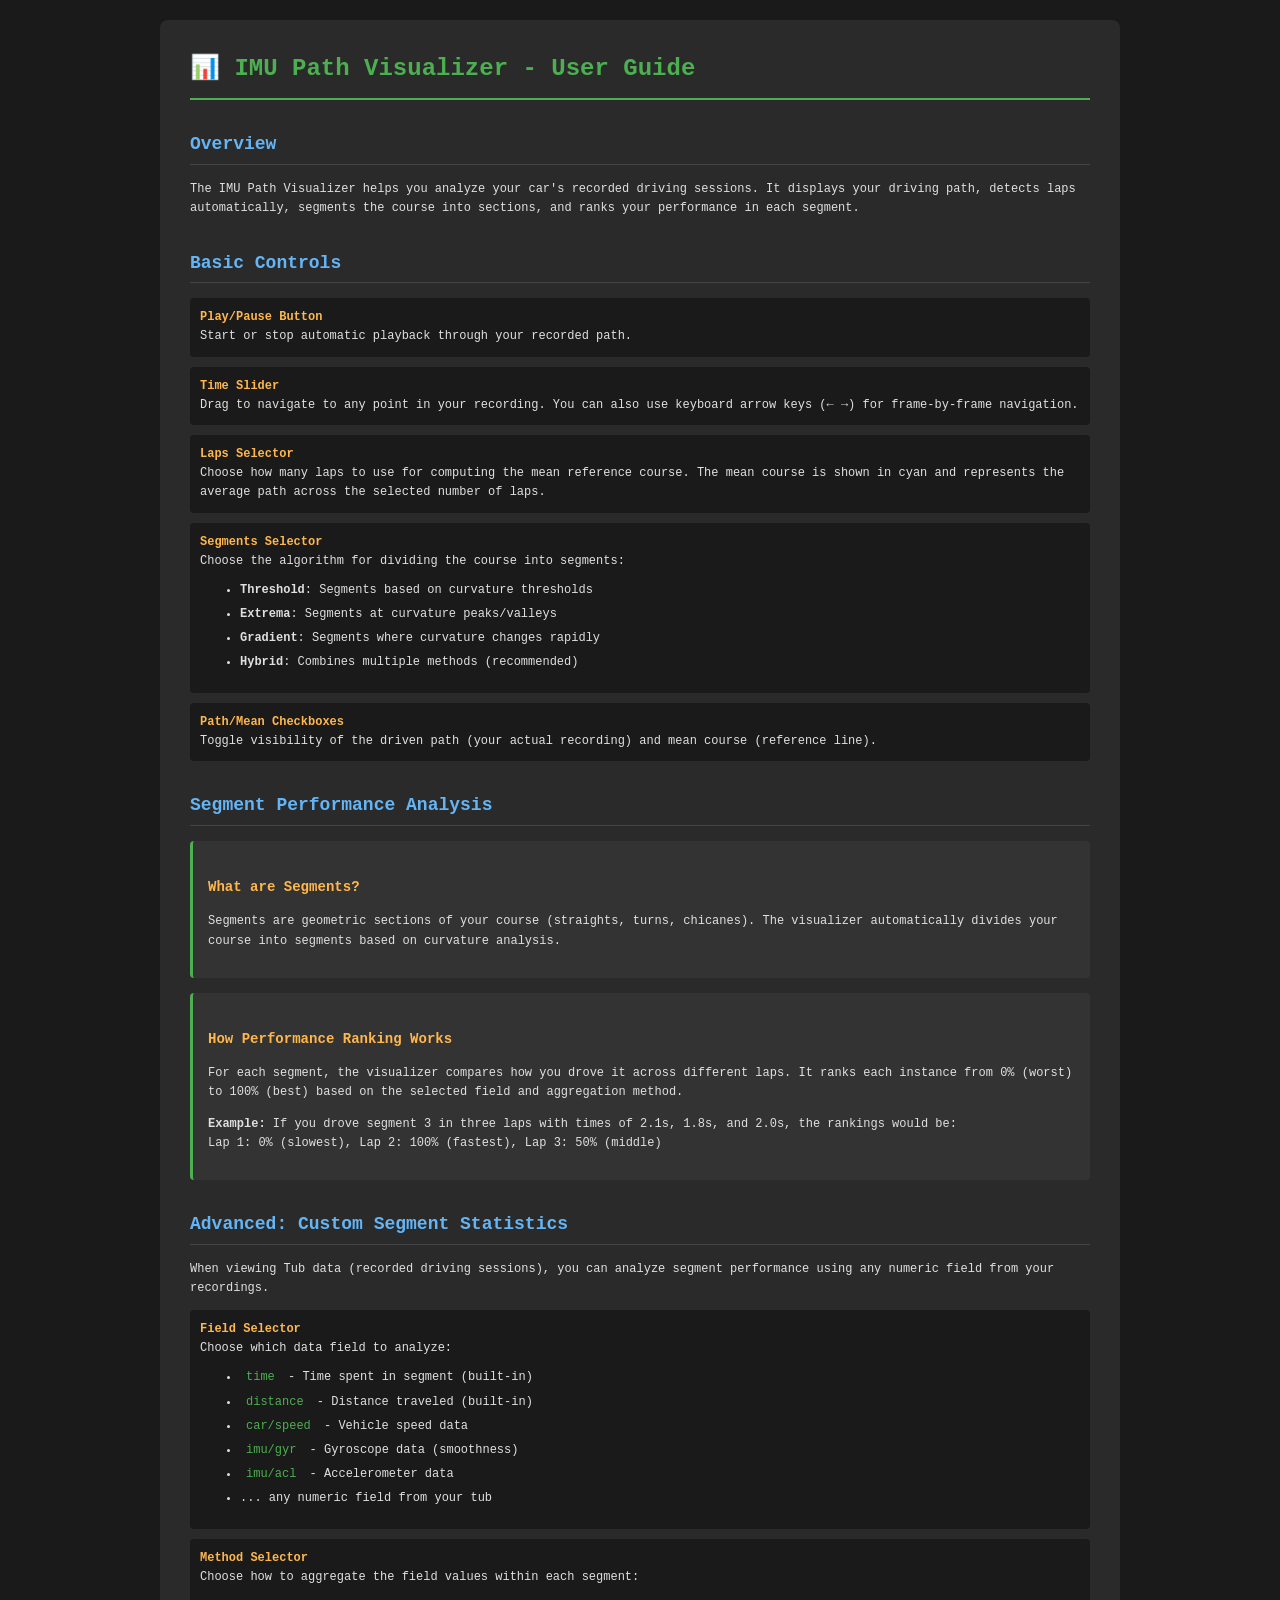
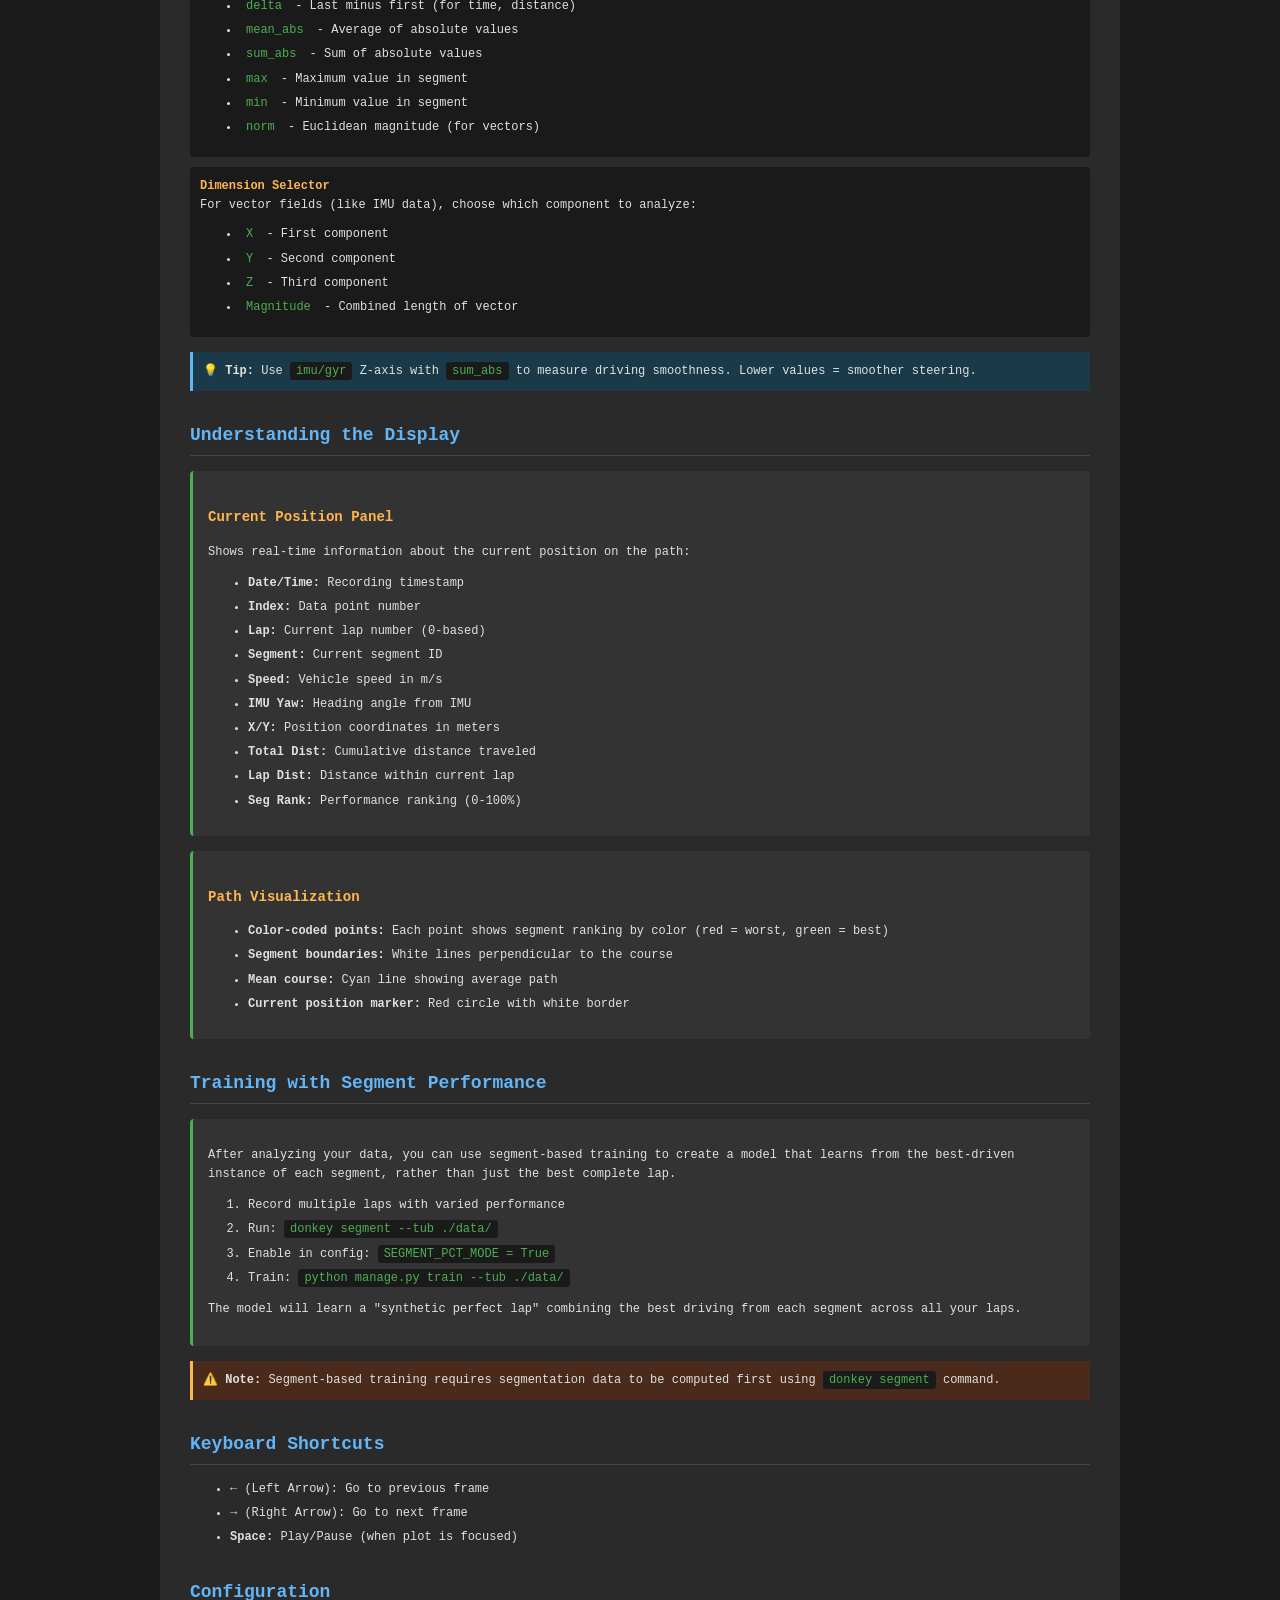
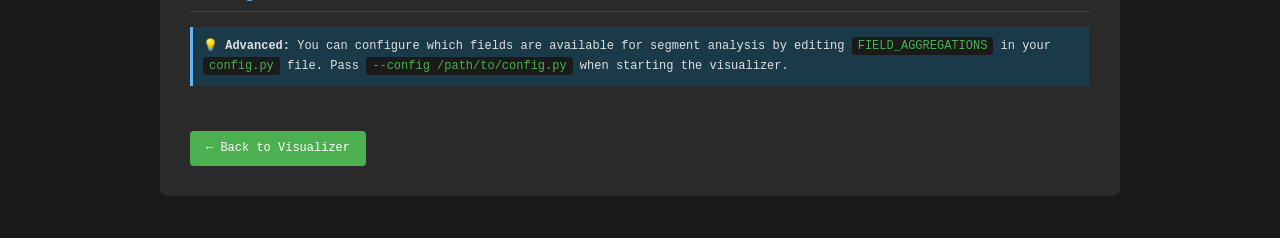
<file: donkeycar/parts/web_controller/templates/imupath_docs.html>
<!DOCTYPE html>
<html>
<head>
  <meta name="viewport" content="width=device-width, initial-scale=1">
  <title>IMU Path Visualizer - User Guide</title>
  <style>
    body {
      background-color: #1a1a1a;
      color: #e0e0e0;
      font-family: 'Courier New', monospace;
      margin: 0;
      padding: 20px;
      font-size: 12px;
      line-height: 1.6;
    }

    .container {
      max-width: 900px;
      margin: 0 auto;
      background-color: #2a2a2a;
      padding: 30px;
      border-radius: 8px;
    }

    h1 {
      color: #4CAF50;
      border-bottom: 2px solid #4CAF50;
      padding-bottom: 10px;
      margin-top: 0;
    }

    h2 {
      color: #64B5F6;
      margin-top: 30px;
      border-bottom: 1px solid #444;
      padding-bottom: 5px;
    }

    h3 {
      color: #FFB74D;
      margin-top: 20px;
    }

    code {
      background-color: #1a1a1a;
      padding: 2px 6px;
      border-radius: 3px;
      color: #4CAF50;
    }

    .feature-box {
      background-color: #333;
      padding: 15px;
      margin: 15px 0;
      border-left: 3px solid #4CAF50;
      border-radius: 4px;
    }

    .control-desc {
      background-color: #1a1a1a;
      padding: 10px;
      margin: 10px 0;
      border-radius: 4px;
    }

    .control-name {
      color: #FFB74D;
      font-weight: bold;
    }

    ul, ol {
      margin: 10px 0;
    }

    li {
      margin: 5px 0;
    }

    .back-link {
      display: inline-block;
      margin-top: 30px;
      padding: 8px 16px;
      background-color: #4CAF50;
      color: white;
      text-decoration: none;
      border-radius: 4px;
    }

    .back-link:hover {
      background-color: #66BB6A;
    }

    .tip {
      background-color: #1a3a4a;
      border-left: 3px solid #64B5F6;
      padding: 10px;
      margin: 15px 0;
    }

    .warning {
      background-color: #4a2a1a;
      border-left: 3px solid #FFB74D;
      padding: 10px;
      margin: 15px 0;
    }
  </style>
</head>
<body>
  <div class="container">
    <h1>📊 IMU Path Visualizer - User Guide</h1>

    <h2>Overview</h2>
    <p>
      The IMU Path Visualizer helps you analyze your car's recorded driving
      sessions. It displays your driving path, detects laps automatically,
      segments the course into sections, and ranks your performance in each
      segment.
    </p>

    <h2>Basic Controls</h2>

    <div class="control-desc">
      <span class="control-name">Play/Pause Button</span><br>
      Start or stop automatic playback through your recorded path.
    </div>

    <div class="control-desc">
      <span class="control-name">Time Slider</span><br>
      Drag to navigate to any point in your recording. You can also use
      keyboard arrow keys (← →) for frame-by-frame navigation.
    </div>

    <div class="control-desc">
      <span class="control-name">Laps Selector</span><br>
      Choose how many laps to use for computing the mean reference course.
      The mean course is shown in cyan and represents the average path across
      the selected number of laps.
    </div>

    <div class="control-desc">
      <span class="control-name">Segments Selector</span><br>
      Choose the algorithm for dividing the course into segments:
      <ul>
        <li><b>Threshold</b>: Segments based on curvature thresholds</li>
        <li><b>Extrema</b>: Segments at curvature peaks/valleys</li>
        <li><b>Gradient</b>: Segments where curvature changes rapidly</li>
        <li><b>Hybrid</b>: Combines multiple methods (recommended)</li>
      </ul>
    </div>

    <div class="control-desc">
      <span class="control-name">Path/Mean Checkboxes</span><br>
      Toggle visibility of the driven path (your actual recording) and mean
      course (reference line).
    </div>

    <h2>Segment Performance Analysis</h2>

    <div class="feature-box">
      <h3>What are Segments?</h3>
      <p>
        Segments are geometric sections of your course (straights, turns,
        chicanes). The visualizer automatically divides your course into
        segments based on curvature analysis.
      </p>
    </div>

    <div class="feature-box">
      <h3>How Performance Ranking Works</h3>
      <p>
        For each segment, the visualizer compares how you drove it across
        different laps. It ranks each instance from 0% (worst) to 100% (best)
        based on the selected field and aggregation method.
      </p>
      <p>
        <b>Example:</b> If you drove segment 3 in three laps with times of
        2.1s, 1.8s, and 2.0s, the rankings would be:<br>
        Lap 1: 0% (slowest), Lap 2: 100% (fastest), Lap 3: 50% (middle)
      </p>
    </div>

    <h2>Advanced: Custom Segment Statistics</h2>

    <p>
      When viewing Tub data (recorded driving sessions), you can analyze
      segment performance using any numeric field from your recordings.
    </p>

    <div class="control-desc">
      <span class="control-name">Field Selector</span><br>
      Choose which data field to analyze:
      <ul>
        <li><code>time</code> - Time spent in segment (built-in)</li>
        <li><code>distance</code> - Distance traveled (built-in)</li>
        <li><code>car/speed</code> - Vehicle speed data</li>
        <li><code>imu/gyr</code> - Gyroscope data (smoothness)</li>
        <li><code>imu/acl</code> - Accelerometer data</li>
        <li>... any numeric field from your tub</li>
      </ul>
    </div>

    <div class="control-desc">
      <span class="control-name">Method Selector</span><br>
      Choose how to aggregate the field values within each segment:
      <ul>
        <li><code>delta</code> - Last minus first (for time, distance)</li>
        <li><code>mean_abs</code> - Average of absolute values</li>
        <li><code>sum_abs</code> - Sum of absolute values</li>
        <li><code>max</code> - Maximum value in segment</li>
        <li><code>min</code> - Minimum value in segment</li>
        <li><code>norm</code> - Euclidean magnitude (for vectors)</li>
      </ul>
    </div>

    <div class="control-desc">
      <span class="control-name">Dimension Selector</span><br>
      For vector fields (like IMU data), choose which component to analyze:
      <ul>
        <li><code>X</code> - First component</li>
        <li><code>Y</code> - Second component</li>
        <li><code>Z</code> - Third component</li>
        <li><code>Magnitude</code> - Combined length of vector</li>
      </ul>
    </div>

    <div class="tip">
      <b>💡 Tip:</b> Use <code>imu/gyr</code> Z-axis with <code>sum_abs</code>
      to measure driving smoothness. Lower values = smoother steering.
    </div>

    <h2>Understanding the Display</h2>

    <div class="feature-box">
      <h3>Current Position Panel</h3>
      <p>
        Shows real-time information about the current position on the path:
      </p>
      <ul>
        <li><b>Date/Time:</b> Recording timestamp</li>
        <li><b>Index:</b> Data point number</li>
        <li><b>Lap:</b> Current lap number (0-based)</li>
        <li><b>Segment:</b> Current segment ID</li>
        <li><b>Speed:</b> Vehicle speed in m/s</li>
        <li><b>IMU Yaw:</b> Heading angle from IMU</li>
        <li><b>X/Y:</b> Position coordinates in meters</li>
        <li><b>Total Dist:</b> Cumulative distance traveled</li>
        <li><b>Lap Dist:</b> Distance within current lap</li>
        <li><b>Seg Rank:</b> Performance ranking (0-100%)</li>
      </ul>
    </div>

    <div class="feature-box">
      <h3>Path Visualization</h3>
      <ul>
        <li><b>Color-coded points:</b> Each point shows segment ranking by
          color (red = worst, green = best)</li>
        <li><b>Segment boundaries:</b> White lines perpendicular to the
          course</li>
        <li><b>Mean course:</b> Cyan line showing average path</li>
        <li><b>Current position marker:</b> Red circle with white border</li>
      </ul>
    </div>

    <h2>Training with Segment Performance</h2>

    <div class="feature-box">
      <p>
        After analyzing your data, you can use segment-based training to
        create a model that learns from the best-driven instance of each
        segment, rather than just the best complete lap.
      </p>
      <ol>
        <li>Record multiple laps with varied performance</li>
        <li>Run: <code>donkey segment --tub ./data/</code></li>
        <li>Enable in config: <code>SEGMENT_PCT_MODE = True</code></li>
        <li>Train: <code>python manage.py train --tub ./data/</code></li>
      </ol>
      <p>
        The model will learn a "synthetic perfect lap" combining the best
        driving from each segment across all your laps.
      </p>
    </div>

    <div class="warning">
      <b>⚠️ Note:</b> Segment-based training requires segmentation data
      to be computed first using <code>donkey segment</code> command.
    </div>

    <h2>Keyboard Shortcuts</h2>
    <ul>
      <li><b>←</b> (Left Arrow): Go to previous frame</li>
      <li><b>→</b> (Right Arrow): Go to next frame</li>
      <li><b>Space:</b> Play/Pause (when plot is focused)</li>
    </ul>

    <h2>Configuration</h2>

    <div class="tip">
      <b>💡 Advanced:</b> You can configure which fields are available
      for segment analysis by editing <code>FIELD_AGGREGATIONS</code>
      in your <code>config.py</code> file. Pass <code>--config
      /path/to/config.py</code> when starting the visualizer.
    </div>

    <a href="/imupath" class="back-link">← Back to Visualizer</a>
  </div>
</body>
</html>
</file>
<file: assets/stylesheets/main.618322db.min.css>
@charset "UTF-8";html{-webkit-text-size-adjust:none;-moz-text-size-adjust:none;text-size-adjust:none;box-sizing:border-box}*,:after,:before{box-sizing:inherit}@media (prefers-reduced-motion){*,:after,:before{transition:none!important}}body{margin:0}a,button,input,label{-webkit-tap-highlight-color:transparent}a{color:inherit;text-decoration:none}hr{border:0;box-sizing:initial;display:block;height:.05rem;overflow:visible;padding:0}small{font-size:80%}sub,sup{line-height:1em}img{border-style:none}table{border-collapse:initial;border-spacing:0}td,th{font-weight:400;vertical-align:top}button{background:#0000;border:0;font-family:inherit;font-size:inherit;margin:0;padding:0}input{border:0;outline:none}:root{--md-primary-fg-color:#4051b5;--md-primary-fg-color--light:#5d6cc0;--md-primary-fg-color--dark:#303fa1;--md-primary-bg-color:#fff;--md-primary-bg-color--light:#ffffffb3;--md-accent-fg-color:#526cfe;--md-accent-fg-color--transparent:#526cfe1a;--md-accent-bg-color:#fff;--md-accent-bg-color--light:#ffffffb3}[data-md-color-scheme=default]{color-scheme:light}[data-md-color-scheme=default] img[src$="#gh-dark-mode-only"],[data-md-color-scheme=default] img[src$="#only-dark"]{display:none}:root,[data-md-color-scheme=default]{--md-hue:225deg;--md-default-fg-color:#000000de;--md-default-fg-color--light:#0000008a;--md-default-fg-color--lighter:#00000052;--md-default-fg-color--lightest:#00000012;--md-default-bg-color:#fff;--md-default-bg-color--light:#ffffffb3;--md-default-bg-color--lighter:#ffffff4d;--md-default-bg-color--lightest:#ffffff1f;--md-code-fg-color:#36464e;--md-code-bg-color:#f5f5f5;--md-code-bg-color--light:#f5f5f5b3;--md-code-bg-color--lighter:#f5f5f54d;--md-code-hl-color:#4287ff;--md-code-hl-color--light:#4287ff1a;--md-code-hl-number-color:#d52a2a;--md-code-hl-special-color:#db1457;--md-code-hl-function-color:#a846b9;--md-code-hl-constant-color:#6e59d9;--md-code-hl-keyword-color:#3f6ec6;--md-code-hl-string-color:#1c7d4d;--md-code-hl-name-color:var(--md-code-fg-color);--md-code-hl-operator-color:var(--md-default-fg-color--light);--md-code-hl-punctuation-color:var(--md-default-fg-color--light);--md-code-hl-comment-color:var(--md-default-fg-color--light);--md-code-hl-generic-color:var(--md-default-fg-color--light);--md-code-hl-variable-color:var(--md-default-fg-color--light);--md-typeset-color:var(--md-default-fg-color);--md-typeset-a-color:var(--md-primary-fg-color);--md-typeset-del-color:#f5503d26;--md-typeset-ins-color:#0bd57026;--md-typeset-kbd-color:#fafafa;--md-typeset-kbd-accent-color:#fff;--md-typeset-kbd-border-color:#b8b8b8;--md-typeset-mark-color:#ffff0080;--md-typeset-table-color:#0000001f;--md-typeset-table-color--light:rgba(0,0,0,.035);--md-admonition-fg-color:var(--md-default-fg-color);--md-admonition-bg-color:var(--md-default-bg-color);--md-warning-fg-color:#000000de;--md-warning-bg-color:#ff9;--md-footer-fg-color:#fff;--md-footer-fg-color--light:#ffffffb3;--md-footer-fg-color--lighter:#ffffff73;--md-footer-bg-color:#000000de;--md-footer-bg-color--dark:#00000052;--md-shadow-z1:0 0.2rem 0.5rem #0000000d,0 0 0.05rem #0000001a;--md-shadow-z2:0 0.2rem 0.5rem #0000001a,0 0 0.05rem #00000040;--md-shadow-z3:0 0.2rem 0.5rem #0003,0 0 0.05rem #00000059}.md-icon svg{fill:currentcolor;display:block;height:1.2rem;width:1.2rem}body{-webkit-font-smoothing:antialiased;-moz-osx-font-smoothing:grayscale;--md-text-font-family:var(--md-text-font,_),-apple-system,BlinkMacSystemFont,Helvetica,Arial,sans-serif;--md-code-font-family:var(--md-code-font,_),SFMono-Regular,Consolas,Menlo,monospace}aside,body,input{font-feature-settings:"kern","liga";color:var(--md-typeset-color);font-family:var(--md-text-font-family)}code,kbd,pre{font-feature-settings:"kern";font-family:var(--md-code-font-family)}:root{--md-typeset-table-sort-icon:url('data:image/svg+xml;charset=utf-8,<svg xmlns="http://www.w3.org/2000/svg" viewBox="0 0 24 24"><path d="m18 21-4-4h3V7h-3l4-4 4 4h-3v10h3M2 19v-2h10v2M2 13v-2h7v2M2 7V5h4v2z"/></svg>');--md-typeset-table-sort-icon--asc:url('data:image/svg+xml;charset=utf-8,<svg xmlns="http://www.w3.org/2000/svg" viewBox="0 0 24 24"><path d="M19 17h3l-4 4-4-4h3V3h2M2 17h10v2H2M6 5v2H2V5m0 6h7v2H2z"/></svg>');--md-typeset-table-sort-icon--desc:url('data:image/svg+xml;charset=utf-8,<svg xmlns="http://www.w3.org/2000/svg" viewBox="0 0 24 24"><path d="M19 7h3l-4-4-4 4h3v14h2M2 17h10v2H2M6 5v2H2V5m0 6h7v2H2z"/></svg>')}.md-typeset{-webkit-print-color-adjust:exact;color-adjust:exact;font-size:.8rem;line-height:1.6;overflow-wrap:break-word}@media print{.md-typeset{font-size:.68rem}}.md-typeset blockquote,.md-typeset dl,.md-typeset figure,.md-typeset ol,.md-typeset pre,.md-typeset ul{margin-bottom:1em;margin-top:1em}.md-typeset h1{color:var(--md-default-fg-color--light);font-size:2em;line-height:1.3;margin:0 0 1.25em}.md-typeset h1,.md-typeset h2{font-weight:300;letter-spacing:-.01em}.md-typeset h2{font-size:1.5625em;line-height:1.4;margin:1.6em 0 .64em}.md-typeset h3{font-size:1.25em;font-weight:400;letter-spacing:-.01em;line-height:1.5;margin:1.6em 0 .8em}.md-typeset h2+h3{margin-top:.8em}.md-typeset h4{font-weight:700;letter-spacing:-.01em;margin:1em 0}.md-typeset h5,.md-typeset h6{color:var(--md-default-fg-color--light);font-size:.8em;font-weight:700;letter-spacing:-.01em;margin:1.25em 0}.md-typeset h5{text-transform:uppercase}.md-typeset h5 code{text-transform:none}.md-typeset hr{border-bottom:.05rem solid var(--md-default-fg-color--lightest);display:flow-root;margin:1.5em 0}.md-typeset a{color:var(--md-typeset-a-color);word-break:break-word}.md-typeset a,.md-typeset a:before{transition:color 125ms}.md-typeset a:focus,.md-typeset a:hover{color:var(--md-accent-fg-color)}.md-typeset a:focus code,.md-typeset a:hover code{background-color:var(--md-accent-fg-color--transparent);color:var(--md-accent-fg-color)}.md-typeset a code{color:var(--md-typeset-a-color)}.md-typeset a.focus-visible{outline-color:var(--md-accent-fg-color);outline-offset:.2rem}.md-typeset code,.md-typeset kbd,.md-typeset pre{color:var(--md-code-fg-color);direction:ltr;font-variant-ligatures:none;transition:background-color 125ms}@media print{.md-typeset code,.md-typeset kbd,.md-typeset pre{white-space:pre-wrap}}.md-typeset code{background-color:var(--md-code-bg-color);border-radius:.1rem;-webkit-box-decoration-break:clone;box-decoration-break:clone;font-size:.85em;padding:0 .2941176471em;transition:color 125ms,background-color 125ms;word-break:break-word}.md-typeset code:not(.focus-visible){-webkit-tap-highlight-color:transparent;outline:none}.md-typeset pre{display:flow-root;line-height:1.4;position:relative}.md-typeset pre>code{-webkit-box-decoration-break:slice;box-decoration-break:slice;box-shadow:none;display:block;margin:0;outline-color:var(--md-accent-fg-color);overflow:auto;padding:.7720588235em 1.1764705882em;scrollbar-color:var(--md-default-fg-color--lighter) #0000;scrollbar-width:thin;touch-action:auto;word-break:normal}.md-typeset pre>code:hover{scrollbar-color:var(--md-accent-fg-color) #0000}.md-typeset pre>code::-webkit-scrollbar{height:.2rem;width:.2rem}.md-typeset pre>code::-webkit-scrollbar-thumb{background-color:var(--md-default-fg-color--lighter)}.md-typeset pre>code::-webkit-scrollbar-thumb:hover{background-color:var(--md-accent-fg-color)}.md-typeset kbd{background-color:var(--md-typeset-kbd-color);border-radius:.1rem;box-shadow:0 .1rem 0 .05rem var(--md-typeset-kbd-border-color),0 .1rem 0 var(--md-typeset-kbd-border-color),0 -.1rem .2rem var(--md-typeset-kbd-accent-color) inset;color:var(--md-default-fg-color);display:inline-block;font-size:.75em;padding:0 .6666666667em;vertical-align:text-top;word-break:break-word}.md-typeset mark{background-color:var(--md-typeset-mark-color);-webkit-box-decoration-break:clone;box-decoration-break:clone;color:inherit;word-break:break-word}.md-typeset abbr{cursor:help;text-decoration:none}.md-typeset [data-preview],.md-typeset abbr{border-bottom:.05rem dotted var(--md-default-fg-color--light)}.md-typeset small{opacity:.75}[dir=ltr] .md-typeset sub,[dir=ltr] .md-typeset sup{margin-left:.078125em}[dir=rtl] .md-typeset sub,[dir=rtl] .md-typeset sup{margin-right:.078125em}[dir=ltr] .md-typeset blockquote{padding-left:.6rem}[dir=rtl] .md-typeset blockquote{padding-right:.6rem}[dir=ltr] .md-typeset blockquote{border-left:.2rem solid var(--md-default-fg-color--lighter)}[dir=rtl] .md-typeset blockquote{border-right:.2rem solid var(--md-default-fg-color--lighter)}.md-typeset blockquote{color:var(--md-default-fg-color--light);margin-left:0;margin-right:0}.md-typeset ul{list-style-type:disc}.md-typeset ul[type]{list-style-type:revert-layer}[dir=ltr] .md-typeset ol,[dir=ltr] .md-typeset ul{margin-left:.625em}[dir=rtl] .md-typeset ol,[dir=rtl] .md-typeset ul{margin-right:.625em}.md-typeset ol,.md-typeset ul{padding:0}.md-typeset ol:not([hidden]),.md-typeset ul:not([hidden]){display:flow-root}.md-typeset ol ol,.md-typeset ul ol{list-style-type:lower-alpha}.md-typeset ol ol ol,.md-typeset ul ol ol{list-style-type:lower-roman}.md-typeset ol ol ol ol,.md-typeset ul ol ol ol{list-style-type:upper-alpha}.md-typeset ol ol ol ol ol,.md-typeset ul ol ol ol ol{list-style-type:upper-roman}.md-typeset ol[type],.md-typeset ul[type]{list-style-type:revert-layer}[dir=ltr] .md-typeset ol li,[dir=ltr] .md-typeset ul li{margin-left:1.25em}[dir=rtl] .md-typeset ol li,[dir=rtl] .md-typeset ul li{margin-right:1.25em}.md-typeset ol li,.md-typeset ul li{margin-bottom:.5em}.md-typeset ol li blockquote,.md-typeset ol li p,.md-typeset ul li blockquote,.md-typeset ul li p{margin:.5em 0}.md-typeset ol li:last-child,.md-typeset ul li:last-child{margin-bottom:0}[dir=ltr] .md-typeset ol li ol,[dir=ltr] .md-typeset ol li ul,[dir=ltr] .md-typeset ul li ol,[dir=ltr] .md-typeset ul li ul{margin-left:.625em}[dir=rtl] .md-typeset ol li ol,[dir=rtl] .md-typeset ol li ul,[dir=rtl] .md-typeset ul li ol,[dir=rtl] .md-typeset ul li ul{margin-right:.625em}.md-typeset ol li ol,.md-typeset ol li ul,.md-typeset ul li ol,.md-typeset ul li ul{margin-bottom:.5em;margin-top:.5em}[dir=ltr] .md-typeset dd{margin-left:1.875em}[dir=rtl] .md-typeset dd{margin-right:1.875em}.md-typeset dd{margin-bottom:1.5em;margin-top:1em}.md-typeset img,.md-typeset svg,.md-typeset video{height:auto;max-width:100%}.md-typeset img[align=left]{margin:1em 1em 1em 0}.md-typeset img[align=right]{margin:1em 0 1em 1em}.md-typeset img[align]:only-child{margin-top:0}.md-typeset figure{display:flow-root;margin:1em auto;max-width:100%;text-align:center;width:fit-content}.md-typeset figure img{display:block;margin:0 auto}.md-typeset figcaption{font-style:italic;margin:1em auto;max-width:24rem}.md-typeset iframe{max-width:100%}.md-typeset table:not([class]){background-color:var(--md-default-bg-color);border:.05rem solid var(--md-typeset-table-color);border-radius:.1rem;display:inline-block;font-size:.64rem;max-width:100%;overflow:auto;touch-action:auto}@media print{.md-typeset table:not([class]){display:table}}.md-typeset table:not([class])+*{margin-top:1.5em}.md-typeset table:not([class]) td>:first-child,.md-typeset table:not([class]) th>:first-child{margin-top:0}.md-typeset table:not([class]) td>:last-child,.md-typeset table:not([class]) th>:last-child{margin-bottom:0}.md-typeset table:not([class]) td:not([align]),.md-typeset table:not([class]) th:not([align]){text-align:left}[dir=rtl] .md-typeset table:not([class]) td:not([align]),[dir=rtl] .md-typeset table:not([class]) th:not([align]){text-align:right}.md-typeset table:not([class]) th{font-weight:700;min-width:5rem;padding:.9375em 1.25em;vertical-align:top}.md-typeset table:not([class]) td{border-top:.05rem solid var(--md-typeset-table-color);padding:.9375em 1.25em;vertical-align:top}.md-typeset table:not([class]) tbody tr{transition:background-color 125ms}.md-typeset table:not([class]) tbody tr:hover{background-color:var(--md-typeset-table-color--light);box-shadow:0 .05rem 0 var(--md-default-bg-color) inset}.md-typeset table:not([class]) a{word-break:normal}.md-typeset table th[role=columnheader]{cursor:pointer}[dir=ltr] .md-typeset table th[role=columnheader]:after{margin-left:.5em}[dir=rtl] .md-typeset table th[role=columnheader]:after{margin-right:.5em}.md-typeset table th[role=columnheader]:after{content:"";display:inline-block;height:1.2em;-webkit-mask-image:var(--md-typeset-table-sort-icon);mask-image:var(--md-typeset-table-sort-icon);-webkit-mask-repeat:no-repeat;mask-repeat:no-repeat;-webkit-mask-size:contain;mask-size:contain;transition:background-color 125ms;vertical-align:text-bottom;width:1.2em}.md-typeset table th[role=columnheader]:hover:after{background-color:var(--md-default-fg-color--lighter)}.md-typeset table th[role=columnheader][aria-sort=ascending]:after{background-color:var(--md-default-fg-color--light);-webkit-mask-image:var(--md-typeset-table-sort-icon--asc);mask-image:var(--md-typeset-table-sort-icon--asc)}.md-typeset table th[role=columnheader][aria-sort=descending]:after{background-color:var(--md-default-fg-color--light);-webkit-mask-image:var(--md-typeset-table-sort-icon--desc);mask-image:var(--md-typeset-table-sort-icon--desc)}.md-typeset__scrollwrap{margin:1em -.8rem;overflow-x:auto;touch-action:auto}.md-typeset__table{display:inline-block;margin-bottom:.5em;padding:0 .8rem}@media print{.md-typeset__table{display:block}}html .md-typeset__table table{display:table;margin:0;overflow:hidden;width:100%}@media screen and (max-width:44.984375em){.md-content__inner>pre{margin:1em -.8rem}.md-content__inner>pre code{border-radius:0}}.md-typeset .md-author{border-radius:100%;display:block;flex-shrink:0;height:1.6rem;overflow:hidden;position:relative;transition:color 125ms,transform 125ms;width:1.6rem}.md-typeset .md-author img{display:block}.md-typeset .md-author--more{background:var(--md-default-fg-color--lightest);color:var(--md-default-fg-color--lighter);font-size:.6rem;font-weight:700;line-height:1.6rem;text-align:center}.md-typeset .md-author--long{height:2.4rem;width:2.4rem}.md-typeset a.md-author{transform:scale(1)}.md-typeset a.md-author img{border-radius:100%;filter:grayscale(100%) opacity(75%);transition:filter 125ms}.md-typeset a.md-author:focus,.md-typeset a.md-author:hover{transform:scale(1.1);z-index:1}.md-typeset a.md-author:focus img,.md-typeset a.md-author:hover img{filter:grayscale(0)}.md-banner{background-color:var(--md-footer-bg-color);color:var(--md-footer-fg-color);overflow:auto}@media print{.md-banner{display:none}}.md-banner--warning{background-color:var(--md-warning-bg-color);color:var(--md-warning-fg-color)}.md-banner__inner{font-size:.7rem;margin:.6rem auto;padding:0 .8rem}[dir=ltr] .md-banner__button{float:right}[dir=rtl] .md-banner__button{float:left}.md-banner__button{color:inherit;cursor:pointer;transition:opacity .25s}.no-js .md-banner__button{display:none}.md-banner__button:hover{opacity:.7}html{font-size:125%;height:100%;overflow-x:hidden}@media screen and (min-width:100em){html{font-size:137.5%}}@media screen and (min-width:125em){html{font-size:150%}}body{background-color:var(--md-default-bg-color);display:flex;flex-direction:column;font-size:.5rem;min-height:100%;position:relative;width:100%}@media print{body{display:block}}@media screen and (max-width:59.984375em){body[data-md-scrolllock]{position:fixed}}.md-grid{margin-left:auto;margin-right:auto;max-width:61rem}.md-container{display:flex;flex-direction:column;flex-grow:1}@media print{.md-container{display:block}}.md-main{flex-grow:1}.md-main__inner{display:flex;height:100%;margin-top:1.5rem}.md-ellipsis{overflow:hidden;text-overflow:ellipsis}.md-toggle{display:none}.md-option{height:0;opacity:0;position:absolute;width:0}.md-option:checked+label:not([hidden]){display:block}.md-option.focus-visible+label{outline-color:var(--md-accent-fg-color);outline-style:auto}.md-skip{background-color:var(--md-default-fg-color);border-radius:.1rem;color:var(--md-default-bg-color);font-size:.64rem;margin:.5rem;opacity:0;outline-color:var(--md-accent-fg-color);padding:.3rem .5rem;position:fixed;transform:translateY(.4rem);z-index:-1}.md-skip:focus{opacity:1;transform:translateY(0);transition:transform .25s cubic-bezier(.4,0,.2,1),opacity 175ms 75ms;z-index:10}@page{margin:25mm}:root{--md-clipboard-icon:url('data:image/svg+xml;charset=utf-8,<svg xmlns="http://www.w3.org/2000/svg" viewBox="0 0 24 24"><path d="M19 21H8V7h11m0-2H8a2 2 0 0 0-2 2v14a2 2 0 0 0 2 2h11a2 2 0 0 0 2-2V7a2 2 0 0 0-2-2m-3-4H4a2 2 0 0 0-2 2v14h2V3h12z"/></svg>')}.md-clipboard{border-radius:.1rem;color:var(--md-default-fg-color--lightest);cursor:pointer;height:1.5em;outline-color:var(--md-accent-fg-color);outline-offset:.1rem;transition:color .25s;width:1.5em;z-index:1}@media print{.md-clipboard{display:none}}.md-clipboard:not(.focus-visible){-webkit-tap-highlight-color:transparent;outline:none}:hover>.md-clipboard{color:var(--md-default-fg-color--light)}.md-clipboard:focus,.md-clipboard:hover{color:var(--md-accent-fg-color)}.md-clipboard:after{background-color:currentcolor;content:"";display:block;height:1.125em;margin:0 auto;-webkit-mask-image:var(--md-clipboard-icon);mask-image:var(--md-clipboard-icon);-webkit-mask-position:center;mask-position:center;-webkit-mask-repeat:no-repeat;mask-repeat:no-repeat;-webkit-mask-size:contain;mask-size:contain;width:1.125em}.md-clipboard--inline{cursor:pointer}.md-clipboard--inline code{transition:color .25s,background-color .25s}.md-clipboard--inline:focus code,.md-clipboard--inline:hover code{background-color:var(--md-accent-fg-color--transparent);color:var(--md-accent-fg-color)}:root{--md-code-select-icon:url('data:image/svg+xml;charset=utf-8,<svg xmlns="http://www.w3.org/2000/svg" viewBox="0 0 24 24"><path d="M19 19h-4v2h4c1.1 0 2-.9 2-2v-4h-2m0-12h-4v2h4v4h2V5c0-1.1-.9-2-2-2M5 5h4V3H5c-1.1 0-2 .9-2 2v4h2m0 6H3v4c0 1.1.9 2 2 2h4v-2H5zm2-4h2v2H7zm4 0h2v2h-2zm4 0h2v2h-2zM7 7h2v2H7zm4 0h2v2h-2zm4 0h2v2h-2zm-8 8h2v2H7zm4 0h2v2h-2zm4 0h2v2h-2z"/></svg>');--md-code-copy-icon:url('data:image/svg+xml;charset=utf-8,<svg xmlns="http://www.w3.org/2000/svg" viewBox="0 0 24 24"><path d="M19 21H8V7h11m0-2H8a2 2 0 0 0-2 2v14a2 2 0 0 0 2 2h11a2 2 0 0 0 2-2V7a2 2 0 0 0-2-2m-3-4H4a2 2 0 0 0-2 2v14h2V3h12z"/></svg>')}.md-typeset .md-code__content{display:grid}.md-code__nav{background-color:var(--md-code-bg-color--lighter);border-radius:.1rem;display:flex;gap:.2rem;padding:.2rem;position:absolute;right:.25em;top:.25em;transition:background-color .25s;z-index:1}:hover>.md-code__nav{background-color:var(--md-code-bg-color--light)}.md-code__button{color:var(--md-default-fg-color--lightest);cursor:pointer;display:block;height:1.5em;outline-color:var(--md-accent-fg-color);outline-offset:.1rem;transition:color .25s;width:1.5em}:hover>*>.md-code__button{color:var(--md-default-fg-color--light)}.md-code__button.focus-visible,.md-code__button:hover{color:var(--md-accent-fg-color)}.md-code__button--active{color:var(--md-default-fg-color)!important}.md-code__button:after{background-color:currentcolor;content:"";display:block;height:1.125em;margin:0 auto;-webkit-mask-position:center;mask-position:center;-webkit-mask-repeat:no-repeat;mask-repeat:no-repeat;-webkit-mask-size:contain;mask-size:contain;width:1.125em}.md-code__button[data-md-type=select]:after{-webkit-mask-image:var(--md-code-select-icon);mask-image:var(--md-code-select-icon)}.md-code__button[data-md-type=copy]:after{-webkit-mask-image:var(--md-code-copy-icon);mask-image:var(--md-code-copy-icon)}@keyframes consent{0%{opacity:0;transform:translateY(100%)}to{opacity:1;transform:translateY(0)}}@keyframes overlay{0%{opacity:0}to{opacity:1}}.md-consent__overlay{animation:overlay .25s both;-webkit-backdrop-filter:blur(.1rem);backdrop-filter:blur(.1rem);background-color:#0000008a;height:100%;opacity:1;position:fixed;top:0;width:100%;z-index:5}.md-consent__inner{animation:consent .5s cubic-bezier(.1,.7,.1,1) both;background-color:var(--md-default-bg-color);border:0;border-radius:.1rem;bottom:0;box-shadow:0 0 .2rem #0000001a,0 .2rem .4rem #0003;max-height:100%;overflow:auto;padding:0;position:fixed;width:100%;z-index:5}.md-consent__form{padding:.8rem}.md-consent__settings{display:none;margin:1em 0}input:checked+.md-consent__settings{display:block}.md-consent__controls{margin-bottom:.8rem}.md-typeset .md-consent__controls .md-button{display:inline}@media screen and (max-width:44.984375em){.md-typeset .md-consent__controls .md-button{display:block;margin-top:.4rem;text-align:center;width:100%}}.md-consent label{cursor:pointer}.md-content{flex-grow:1;min-width:0}.md-content__inner{margin:0 .8rem 1.2rem;padding-top:.6rem}@media screen and (min-width:76.25em){[dir=ltr] .md-sidebar--primary:not([hidden])~.md-content>.md-content__inner{margin-left:1.2rem}[dir=ltr] .md-sidebar--secondary:not([hidden])~.md-content>.md-content__inner,[dir=rtl] .md-sidebar--primary:not([hidden])~.md-content>.md-content__inner{margin-right:1.2rem}[dir=rtl] .md-sidebar--secondary:not([hidden])~.md-content>.md-content__inner{margin-left:1.2rem}}.md-content__inner:before{content:"";display:block;height:.4rem}.md-content__inner>:last-child{margin-bottom:0}[dir=ltr] .md-content__button{float:right}[dir=rtl] .md-content__button{float:left}[dir=ltr] .md-content__button{margin-left:.4rem}[dir=rtl] .md-content__button{margin-right:.4rem}.md-content__button{margin:.4rem 0;padding:0}@media print{.md-content__button{display:none}}.md-typeset .md-content__button{color:var(--md-default-fg-color--lighter)}.md-content__button svg{display:inline;vertical-align:top}[dir=rtl] .md-content__button svg{transform:scaleX(-1)}[dir=ltr] .md-dialog{right:.8rem}[dir=rtl] .md-dialog{left:.8rem}.md-dialog{background-color:var(--md-default-fg-color);border-radius:.1rem;bottom:.8rem;box-shadow:var(--md-shadow-z3);min-width:11.1rem;opacity:0;padding:.4rem .6rem;pointer-events:none;position:fixed;transform:translateY(100%);transition:transform 0ms .4s,opacity .4s;z-index:4}@media print{.md-dialog{display:none}}.md-dialog--active{opacity:1;pointer-events:auto;transform:translateY(0);transition:transform .4s cubic-bezier(.075,.85,.175,1),opacity .4s}.md-dialog__inner{color:var(--md-default-bg-color);font-size:.7rem}.md-feedback{margin:2em 0 1em;text-align:center}.md-feedback fieldset{border:none;margin:0;padding:0}.md-feedback__title{font-weight:700;margin:1em auto}.md-feedback__inner{position:relative}.md-feedback__list{display:flex;flex-wrap:wrap;place-content:baseline center;position:relative}.md-feedback__list:hover .md-icon:not(:disabled){color:var(--md-default-fg-color--lighter)}:disabled .md-feedback__list{min-height:1.8rem}.md-feedback__icon{color:var(--md-default-fg-color--light);cursor:pointer;flex-shrink:0;margin:0 .1rem;transition:color 125ms}.md-feedback__icon:not(:disabled).md-icon:hover{color:var(--md-accent-fg-color)}.md-feedback__icon:disabled{color:var(--md-default-fg-color--lightest);pointer-events:none}.md-feedback__note{opacity:0;position:relative;transform:translateY(.4rem);transition:transform .4s cubic-bezier(.1,.7,.1,1),opacity .15s}.md-feedback__note>*{margin:0 auto;max-width:16rem}:disabled .md-feedback__note{opacity:1;transform:translateY(0)}@media print{.md-feedback{display:none}}.md-footer{background-color:var(--md-footer-bg-color);color:var(--md-footer-fg-color)}@media print{.md-footer{display:none}}.md-footer__inner{justify-content:space-between;overflow:auto;padding:.2rem}.md-footer__inner:not([hidden]){display:flex}.md-footer__link{align-items:end;display:flex;flex-grow:0.01;margin-bottom:.4rem;margin-top:1rem;max-width:100%;outline-color:var(--md-accent-fg-color);overflow:hidden;transition:opacity .25s}.md-footer__link:focus,.md-footer__link:hover{opacity:.7}[dir=rtl] .md-footer__link svg{transform:scaleX(-1)}@media screen and (max-width:44.984375em){.md-footer__link--prev{flex-shrink:0}.md-footer__link--prev .md-footer__title{display:none}}[dir=ltr] .md-footer__link--next{margin-left:auto}[dir=rtl] .md-footer__link--next{margin-right:auto}.md-footer__link--next{text-align:right}[dir=rtl] .md-footer__link--next{text-align:left}.md-footer__title{flex-grow:1;font-size:.9rem;margin-bottom:.7rem;max-width:calc(100% - 2.4rem);padding:0 1rem;white-space:nowrap}.md-footer__button{margin:.2rem;padding:.4rem}.md-footer__direction{font-size:.64rem;opacity:.7}.md-footer-meta{background-color:var(--md-footer-bg-color--dark)}.md-footer-meta__inner{display:flex;flex-wrap:wrap;justify-content:space-between;padding:.2rem}html .md-footer-meta.md-typeset a{color:var(--md-footer-fg-color--light)}html .md-footer-meta.md-typeset a:focus,html .md-footer-meta.md-typeset a:hover{color:var(--md-footer-fg-color)}.md-copyright{color:var(--md-footer-fg-color--lighter);font-size:.64rem;margin:auto .6rem;padding:.4rem 0;width:100%}@media screen and (min-width:45em){.md-copyright{width:auto}}.md-copyright__highlight{color:var(--md-footer-fg-color--light)}.md-social{display:inline-flex;gap:.2rem;margin:0 .4rem;padding:.2rem 0 .6rem}@media screen and (min-width:45em){.md-social{padding:.6rem 0}}.md-social__link{display:inline-block;height:1.6rem;text-align:center;width:1.6rem}.md-social__link:before{line-height:1.9}.md-social__link svg{fill:currentcolor;max-height:.8rem;vertical-align:-25%}.md-typeset .md-button{border:.1rem solid;border-radius:.1rem;color:var(--md-primary-fg-color);cursor:pointer;display:inline-block;font-weight:700;padding:.625em 2em;transition:color 125ms,background-color 125ms,border-color 125ms}.md-typeset .md-button--primary{background-color:var(--md-primary-fg-color);border-color:var(--md-primary-fg-color);color:var(--md-primary-bg-color)}.md-typeset .md-button:focus,.md-typeset .md-button:hover{background-color:var(--md-accent-fg-color);border-color:var(--md-accent-fg-color);color:var(--md-accent-bg-color)}[dir=ltr] .md-typeset .md-input{border-top-left-radius:.1rem}[dir=ltr] .md-typeset .md-input,[dir=rtl] .md-typeset .md-input{border-top-right-radius:.1rem}[dir=rtl] .md-typeset .md-input{border-top-left-radius:.1rem}.md-typeset .md-input{border-bottom:.1rem solid var(--md-default-fg-color--lighter);box-shadow:var(--md-shadow-z1);font-size:.8rem;height:1.8rem;padding:0 .6rem;transition:border .25s,box-shadow .25s}.md-typeset .md-input:focus,.md-typeset .md-input:hover{border-bottom-color:var(--md-accent-fg-color);box-shadow:var(--md-shadow-z2)}.md-typeset .md-input--stretch{width:100%}.md-header{background-color:var(--md-primary-fg-color);box-shadow:0 0 .2rem #0000,0 .2rem .4rem #0000;color:var(--md-primary-bg-color);display:block;left:0;position:sticky;right:0;top:0;z-index:4}@media print{.md-header{display:none}}.md-header[hidden]{transform:translateY(-100%);transition:transform .25s cubic-bezier(.8,0,.6,1),box-shadow .25s}.md-header--shadow{box-shadow:0 0 .2rem #0000001a,0 .2rem .4rem #0003;transition:transform .25s cubic-bezier(.1,.7,.1,1),box-shadow .25s}.md-header__inner{align-items:center;display:flex;padding:0 .2rem}.md-header__button{color:currentcolor;cursor:pointer;margin:.2rem;outline-color:var(--md-accent-fg-color);padding:.4rem;position:relative;transition:opacity .25s;vertical-align:middle;z-index:1}.md-header__button:hover{opacity:.7}.md-header__button:not([hidden]){display:inline-block}.md-header__button:not(.focus-visible){-webkit-tap-highlight-color:transparent;outline:none}.md-header__button.md-logo{margin:.2rem;padding:.4rem}@media screen and (max-width:76.234375em){.md-header__button.md-logo{display:none}}.md-header__button.md-logo img,.md-header__button.md-logo svg{fill:currentcolor;display:block;height:1.2rem;width:auto}@media screen and (min-width:60em){.md-header__button[for=__search]{display:none}}.no-js .md-header__button[for=__search]{display:none}[dir=rtl] .md-header__button[for=__search] svg{transform:scaleX(-1)}@media screen and (min-width:76.25em){.md-header__button[for=__drawer]{display:none}}.md-header__topic{display:flex;max-width:100%;position:absolute;transition:transform .4s cubic-bezier(.1,.7,.1,1),opacity .15s;white-space:nowrap}.md-header__topic+.md-header__topic{opacity:0;pointer-events:none;transform:translateX(1.25rem);transition:transform .4s cubic-bezier(1,.7,.1,.1),opacity .15s;z-index:-1}[dir=rtl] .md-header__topic+.md-header__topic{transform:translateX(-1.25rem)}.md-header__topic:first-child{font-weight:700}[dir=ltr] .md-header__title{margin-left:1rem;margin-right:.4rem}[dir=rtl] .md-header__title{margin-left:.4rem;margin-right:1rem}.md-header__title{flex-grow:1;font-size:.9rem;height:2.4rem;line-height:2.4rem}.md-header__title--active .md-header__topic{opacity:0;pointer-events:none;transform:translateX(-1.25rem);transition:transform .4s cubic-bezier(1,.7,.1,.1),opacity .15s;z-index:-1}[dir=rtl] .md-header__title--active .md-header__topic{transform:translateX(1.25rem)}.md-header__title--active .md-header__topic+.md-header__topic{opacity:1;pointer-events:auto;transform:translateX(0);transition:transform .4s cubic-bezier(.1,.7,.1,1),opacity .15s;z-index:0}.md-header__title>.md-header__ellipsis{height:100%;position:relative;width:100%}.md-header__option{display:flex;flex-shrink:0;max-width:100%;transition:max-width 0ms .25s,opacity .25s .25s;white-space:nowrap}[data-md-toggle=search]:checked~.md-header .md-header__option{max-width:0;opacity:0;transition:max-width 0ms,opacity 0ms}.md-header__option>input{bottom:0}.md-header__source{display:none}@media screen and (min-width:60em){[dir=ltr] .md-header__source{margin-left:1rem}[dir=rtl] .md-header__source{margin-right:1rem}.md-header__source{display:block;max-width:11.7rem;width:11.7rem}}@media screen and (min-width:76.25em){[dir=ltr] .md-header__source{margin-left:1.4rem}[dir=rtl] .md-header__source{margin-right:1.4rem}}.md-meta{color:var(--md-default-fg-color--light);font-size:.7rem;line-height:1.3}.md-meta__list{display:inline-flex;flex-wrap:wrap;list-style:none;margin:0;padding:0}.md-meta__item:not(:last-child):after{content:"·";margin-left:.2rem;margin-right:.2rem}.md-meta__link{color:var(--md-typeset-a-color)}.md-meta__link:focus,.md-meta__link:hover{color:var(--md-accent-fg-color)}.md-draft{background-color:#ff1744;border-radius:.125em;color:#fff;display:inline-block;font-weight:700;padding-left:.5714285714em;padding-right:.5714285714em}:root{--md-nav-icon--prev:url('data:image/svg+xml;charset=utf-8,<svg xmlns="http://www.w3.org/2000/svg" viewBox="0 0 24 24"><path d="M20 11v2H8l5.5 5.5-1.42 1.42L4.16 12l7.92-7.92L13.5 5.5 8 11z"/></svg>');--md-nav-icon--next:url('data:image/svg+xml;charset=utf-8,<svg xmlns="http://www.w3.org/2000/svg" viewBox="0 0 24 24"><path d="M8.59 16.58 13.17 12 8.59 7.41 10 6l6 6-6 6z"/></svg>');--md-toc-icon:url('data:image/svg+xml;charset=utf-8,<svg xmlns="http://www.w3.org/2000/svg" viewBox="0 0 24 24"><path d="M3 9h14V7H3zm0 4h14v-2H3zm0 4h14v-2H3zm16 0h2v-2h-2zm0-10v2h2V7zm0 6h2v-2h-2z"/></svg>')}.md-nav{font-size:.7rem;line-height:1.3}.md-nav__title{color:var(--md-default-fg-color--light);display:block;font-weight:700;overflow:hidden;padding:0 .6rem;text-overflow:ellipsis}.md-nav__title .md-nav__button{display:none}.md-nav__title .md-nav__button img{height:100%;width:auto}.md-nav__title .md-nav__button.md-logo img,.md-nav__title .md-nav__button.md-logo svg{fill:currentcolor;display:block;height:2.4rem;max-width:100%;object-fit:contain;width:auto}.md-nav__list{list-style:none;margin:0;padding:0}.md-nav__link{align-items:flex-start;display:flex;gap:.4rem;margin-top:.625em;scroll-snap-align:start;transition:color 125ms}.md-nav__link--passed,.md-nav__link--passed code{color:var(--md-default-fg-color--light)}.md-nav__item .md-nav__link--active,.md-nav__item .md-nav__link--active code{color:var(--md-typeset-a-color)}.md-nav__link .md-ellipsis{position:relative}.md-nav__link .md-ellipsis code{word-break:normal}[dir=ltr] .md-nav__link .md-icon:last-child{margin-left:auto}[dir=rtl] .md-nav__link .md-icon:last-child{margin-right:auto}.md-nav__link .md-typeset{font-size:.7rem;line-height:1.3}.md-nav__link svg{fill:currentcolor;flex-shrink:0;height:1.3em;position:relative}.md-nav__link[for]:focus,.md-nav__link[for]:hover,.md-nav__link[href]:focus,.md-nav__link[href]:hover{color:var(--md-accent-fg-color);cursor:pointer}.md-nav__link[for]:focus code,.md-nav__link[for]:hover code,.md-nav__link[href]:focus code,.md-nav__link[href]:hover code{background-color:var(--md-accent-fg-color--transparent);color:var(--md-accent-fg-color)}.md-nav__link.focus-visible{outline-color:var(--md-accent-fg-color);outline-offset:.2rem}.md-nav--primary .md-nav__link[for=__toc]{display:none}.md-nav--primary .md-nav__link[for=__toc] .md-icon:after{background-color:currentcolor;display:block;height:100%;-webkit-mask-image:var(--md-toc-icon);mask-image:var(--md-toc-icon);width:100%}.md-nav--primary .md-nav__link[for=__toc]~.md-nav{display:none}.md-nav__container>.md-nav__link{margin-top:0}.md-nav__container>.md-nav__link:first-child{flex-grow:1;min-width:0}.md-nav__icon{flex-shrink:0}.md-nav__source{display:none}@media screen and (max-width:76.234375em){.md-nav--primary,.md-nav--primary .md-nav{background-color:var(--md-default-bg-color);display:flex;flex-direction:column;height:100%;left:0;position:absolute;right:0;top:0;z-index:1}.md-nav--primary .md-nav__item,.md-nav--primary .md-nav__title{font-size:.8rem;line-height:1.5}.md-nav--primary .md-nav__title{background-color:var(--md-default-fg-color--lightest);color:var(--md-default-fg-color--light);cursor:pointer;height:5.6rem;line-height:2.4rem;padding:3rem .8rem .2rem;position:relative;white-space:nowrap}[dir=ltr] .md-nav--primary .md-nav__title .md-nav__icon{left:.4rem}[dir=rtl] .md-nav--primary .md-nav__title .md-nav__icon{right:.4rem}.md-nav--primary .md-nav__title .md-nav__icon{display:block;height:1.2rem;margin:.2rem;position:absolute;top:.4rem;width:1.2rem}.md-nav--primary .md-nav__title .md-nav__icon:after{background-color:currentcolor;content:"";display:block;height:100%;-webkit-mask-image:var(--md-nav-icon--prev);mask-image:var(--md-nav-icon--prev);-webkit-mask-position:center;mask-position:center;-webkit-mask-repeat:no-repeat;mask-repeat:no-repeat;-webkit-mask-size:contain;mask-size:contain;width:100%}.md-nav--primary .md-nav__title~.md-nav__list{background-color:var(--md-default-bg-color);box-shadow:0 .05rem 0 var(--md-default-fg-color--lightest) inset;overflow-y:auto;scroll-snap-type:y mandatory;touch-action:pan-y}.md-nav--primary .md-nav__title~.md-nav__list>:first-child{border-top:0}.md-nav--primary .md-nav__title[for=__drawer]{background-color:var(--md-primary-fg-color);color:var(--md-primary-bg-color);font-weight:700}.md-nav--primary .md-nav__title .md-logo{display:block;left:.2rem;margin:.2rem;padding:.4rem;position:absolute;right:.2rem;top:.2rem}.md-nav--primary .md-nav__list{flex:1}.md-nav--primary .md-nav__item{border-top:.05rem solid var(--md-default-fg-color--lightest)}.md-nav--primary .md-nav__item--active>.md-nav__link{color:var(--md-typeset-a-color)}.md-nav--primary .md-nav__item--active>.md-nav__link:focus,.md-nav--primary .md-nav__item--active>.md-nav__link:hover{color:var(--md-accent-fg-color)}.md-nav--primary .md-nav__link{margin-top:0;padding:.6rem .8rem}.md-nav--primary .md-nav__link svg{margin-top:.1em}.md-nav--primary .md-nav__link>.md-nav__link{padding:0}[dir=ltr] .md-nav--primary .md-nav__link .md-nav__icon{margin-right:-.2rem}[dir=rtl] .md-nav--primary .md-nav__link .md-nav__icon{margin-left:-.2rem}.md-nav--primary .md-nav__link .md-nav__icon{font-size:1.2rem;height:1.2rem;width:1.2rem}.md-nav--primary .md-nav__link .md-nav__icon:after{background-color:currentcolor;content:"";display:block;height:100%;-webkit-mask-image:var(--md-nav-icon--next);mask-image:var(--md-nav-icon--next);-webkit-mask-position:center;mask-position:center;-webkit-mask-repeat:no-repeat;mask-repeat:no-repeat;-webkit-mask-size:contain;mask-size:contain;width:100%}[dir=rtl] .md-nav--primary .md-nav__icon:after{transform:scale(-1)}.md-nav--primary .md-nav--secondary .md-nav{background-color:initial;position:static}[dir=ltr] .md-nav--primary .md-nav--secondary .md-nav .md-nav__link{padding-left:1.4rem}[dir=rtl] .md-nav--primary .md-nav--secondary .md-nav .md-nav__link{padding-right:1.4rem}[dir=ltr] .md-nav--primary .md-nav--secondary .md-nav .md-nav .md-nav__link{padding-left:2rem}[dir=rtl] .md-nav--primary .md-nav--secondary .md-nav .md-nav .md-nav__link{padding-right:2rem}[dir=ltr] .md-nav--primary .md-nav--secondary .md-nav .md-nav .md-nav .md-nav__link{padding-left:2.6rem}[dir=rtl] .md-nav--primary .md-nav--secondary .md-nav .md-nav .md-nav .md-nav__link{padding-right:2.6rem}[dir=ltr] .md-nav--primary .md-nav--secondary .md-nav .md-nav .md-nav .md-nav .md-nav__link{padding-left:3.2rem}[dir=rtl] .md-nav--primary .md-nav--secondary .md-nav .md-nav .md-nav .md-nav .md-nav__link{padding-right:3.2rem}.md-nav--secondary{background-color:initial}.md-nav__toggle~.md-nav{display:flex;opacity:0;transform:translateX(100%);transition:transform .25s cubic-bezier(.8,0,.6,1),opacity 125ms 50ms}[dir=rtl] .md-nav__toggle~.md-nav{transform:translateX(-100%)}.md-nav__toggle:checked~.md-nav{opacity:1;transform:translateX(0);transition:transform .25s cubic-bezier(.4,0,.2,1),opacity 125ms 125ms}.md-nav__toggle:checked~.md-nav>.md-nav__list{-webkit-backface-visibility:hidden;backface-visibility:hidden}}@media screen and (max-width:59.984375em){.md-nav--primary .md-nav__link[for=__toc]{display:flex}.md-nav--primary .md-nav__link[for=__toc] .md-icon:after{content:""}.md-nav--primary .md-nav__link[for=__toc]+.md-nav__link{display:none}.md-nav--primary .md-nav__link[for=__toc]~.md-nav{display:flex}.md-nav__source{background-color:var(--md-primary-fg-color--dark);color:var(--md-primary-bg-color);display:block;padding:0 .2rem}}@media screen and (min-width:60em) and (max-width:76.234375em){.md-nav--integrated .md-nav__link[for=__toc]{display:flex}.md-nav--integrated .md-nav__link[for=__toc] .md-icon:after{content:""}.md-nav--integrated .md-nav__link[for=__toc]+.md-nav__link{display:none}.md-nav--integrated .md-nav__link[for=__toc]~.md-nav{display:flex}}@media screen and (min-width:60em){.md-nav{margin-bottom:-.4rem}.md-nav--secondary .md-nav__title{background:var(--md-default-bg-color);box-shadow:0 0 .4rem .4rem var(--md-default-bg-color);position:sticky;top:0;z-index:1}.md-nav--secondary .md-nav__title[for=__toc]{scroll-snap-align:start}.md-nav--secondary .md-nav__title .md-nav__icon{display:none}[dir=ltr] .md-nav--secondary .md-nav__list{padding-left:.6rem}[dir=rtl] .md-nav--secondary .md-nav__list{padding-right:.6rem}.md-nav--secondary .md-nav__list{padding-bottom:.4rem}[dir=ltr] .md-nav--secondary .md-nav__item>.md-nav__link{margin-right:.4rem}[dir=rtl] .md-nav--secondary .md-nav__item>.md-nav__link{margin-left:.4rem}}@media screen and (min-width:76.25em){.md-nav{margin-bottom:-.4rem;transition:max-height .25s cubic-bezier(.86,0,.07,1)}.md-nav--primary .md-nav__title{background:var(--md-default-bg-color);box-shadow:0 0 .4rem .4rem var(--md-default-bg-color);position:sticky;top:0;z-index:1}.md-nav--primary .md-nav__title[for=__drawer]{scroll-snap-align:start}.md-nav--primary .md-nav__title .md-nav__icon{display:none}[dir=ltr] .md-nav--primary .md-nav__list{padding-left:.6rem}[dir=rtl] .md-nav--primary .md-nav__list{padding-right:.6rem}.md-nav--primary .md-nav__list{padding-bottom:.4rem}[dir=ltr] .md-nav--primary .md-nav__item>.md-nav__link{margin-right:.4rem}[dir=rtl] .md-nav--primary .md-nav__item>.md-nav__link{margin-left:.4rem}.md-nav__toggle~.md-nav{display:grid;grid-template-rows:minmax(.4rem,0fr);opacity:0;transition:grid-template-rows .25s cubic-bezier(.86,0,.07,1),opacity .25s,visibility 0ms .25s;visibility:collapse}.md-nav__toggle~.md-nav>.md-nav__list{overflow:hidden}.md-nav__toggle.md-toggle--indeterminate~.md-nav,.md-nav__toggle:checked~.md-nav{grid-template-rows:minmax(.4rem,1fr);opacity:1;transition:grid-template-rows .25s cubic-bezier(.86,0,.07,1),opacity .15s .1s,visibility 0ms;visibility:visible}.md-nav__toggle.md-toggle--indeterminate~.md-nav{transition:none}.md-nav__item--nested>.md-nav>.md-nav__title{display:none}.md-nav__item--section{display:block;margin:1.25em 0}.md-nav__item--section:last-child{margin-bottom:0}.md-nav__item--section>.md-nav__link{font-weight:700}.md-nav__item--section>.md-nav__link[for]{color:var(--md-default-fg-color--light)}.md-nav__item--section>.md-nav__link:not(.md-nav__container){pointer-events:none}.md-nav__item--section>.md-nav__link .md-icon,.md-nav__item--section>.md-nav__link>[for]{display:none}[dir=ltr] .md-nav__item--section>.md-nav{margin-left:-.6rem}[dir=rtl] .md-nav__item--section>.md-nav{margin-right:-.6rem}.md-nav__item--section>.md-nav{display:block;opacity:1;visibility:visible}.md-nav__item--section>.md-nav>.md-nav__list>.md-nav__item{padding:0}.md-nav__icon{border-radius:100%;height:.9rem;transition:background-color .25s;width:.9rem}.md-nav__icon:hover{background-color:var(--md-accent-fg-color--transparent)}.md-nav__icon:after{background-color:currentcolor;border-radius:100%;content:"";display:inline-block;height:100%;-webkit-mask-image:var(--md-nav-icon--next);mask-image:var(--md-nav-icon--next);-webkit-mask-position:center;mask-position:center;-webkit-mask-repeat:no-repeat;mask-repeat:no-repeat;-webkit-mask-size:contain;mask-size:contain;transition:transform .25s;vertical-align:-.1rem;width:100%}[dir=rtl] .md-nav__icon:after{transform:rotate(180deg)}.md-nav__item--nested .md-nav__toggle:checked~.md-nav__link .md-nav__icon:after,.md-nav__item--nested .md-toggle--indeterminate~.md-nav__link .md-nav__icon:after{transform:rotate(90deg)}.md-nav--lifted>.md-nav__list>.md-nav__item,.md-nav--lifted>.md-nav__title{display:none}.md-nav--lifted>.md-nav__list>.md-nav__item--active{display:block}.md-nav--lifted>.md-nav__list>.md-nav__item--active>.md-nav__link{background:var(--md-default-bg-color);box-shadow:0 0 .4rem .4rem var(--md-default-bg-color);margin-top:0;position:sticky;top:0;z-index:1}.md-nav--lifted>.md-nav__list>.md-nav__item--active>.md-nav__link:not(.md-nav__container){pointer-events:none}.md-nav--lifted>.md-nav__list>.md-nav__item--active.md-nav__item--section{margin:0}[dir=ltr] .md-nav--lifted>.md-nav__list>.md-nav__item>.md-nav:not(.md-nav--secondary){margin-left:-.6rem}[dir=rtl] .md-nav--lifted>.md-nav__list>.md-nav__item>.md-nav:not(.md-nav--secondary){margin-right:-.6rem}.md-nav--lifted>.md-nav__list>.md-nav__item>[for]{color:var(--md-default-fg-color--light)}.md-nav--lifted .md-nav[data-md-level="1"]{grid-template-rows:minmax(.4rem,1fr);opacity:1;visibility:visible}[dir=ltr] .md-nav--integrated>.md-nav__list>.md-nav__item--active .md-nav--secondary{border-left:.05rem solid var(--md-primary-fg-color)}[dir=rtl] .md-nav--integrated>.md-nav__list>.md-nav__item--active .md-nav--secondary{border-right:.05rem solid var(--md-primary-fg-color)}.md-nav--integrated>.md-nav__list>.md-nav__item--active .md-nav--secondary{display:block;margin-bottom:1.25em;opacity:1;visibility:visible}.md-nav--integrated>.md-nav__list>.md-nav__item--active .md-nav--secondary>.md-nav__list{overflow:visible;padding-bottom:0}.md-nav--integrated>.md-nav__list>.md-nav__item--active .md-nav--secondary>.md-nav__title{display:none}}.md-pagination{font-size:.8rem;font-weight:700;gap:.4rem}.md-pagination,.md-pagination>*{align-items:center;display:flex;justify-content:center}.md-pagination>*{border-radius:.2rem;height:1.8rem;min-width:1.8rem;text-align:center}.md-pagination__current{background-color:var(--md-default-fg-color--lightest);color:var(--md-default-fg-color--light)}.md-pagination__link{transition:color 125ms,background-color 125ms}.md-pagination__link:focus,.md-pagination__link:hover{background-color:var(--md-accent-fg-color--transparent);color:var(--md-accent-fg-color)}.md-pagination__link:focus svg,.md-pagination__link:hover svg{color:var(--md-accent-fg-color)}.md-pagination__link.focus-visible{outline-color:var(--md-accent-fg-color);outline-offset:.2rem}.md-pagination__link svg{fill:currentcolor;color:var(--md-default-fg-color--lighter);display:block;max-height:100%;width:1.2rem}:root{--md-path-icon:url('data:image/svg+xml;charset=utf-8,<svg xmlns="http://www.w3.org/2000/svg" viewBox="0 0 24 24"><path d="M8.59 16.58 13.17 12 8.59 7.41 10 6l6 6-6 6z"/></svg>')}.md-path{font-size:.7rem;margin:0 .8rem;overflow:auto;padding-top:1.2rem}.md-path:not([hidden]){display:block}@media screen and (min-width:76.25em){.md-path{margin:0 1.2rem}}.md-path__list{align-items:center;display:flex;gap:.2rem;list-style:none;margin:0;padding:0}.md-path__item:not(:first-child){display:inline-flex;gap:.2rem;white-space:nowrap}.md-path__item:not(:first-child):before{background-color:var(--md-default-fg-color--lighter);content:"";display:inline;height:.8rem;-webkit-mask-image:var(--md-path-icon);mask-image:var(--md-path-icon);width:.8rem}.md-path__link{align-items:center;color:var(--md-default-fg-color--light);display:flex}.md-path__link:focus,.md-path__link:hover{color:var(--md-accent-fg-color)}:root{--md-post-pin-icon:url('data:image/svg+xml;charset=utf-8,<svg xmlns="http://www.w3.org/2000/svg" viewBox="0 0 24 24"><path d="M16 12V4h1V2H7v2h1v8l-2 2v2h5.2v6h1.6v-6H18v-2z"/></svg>')}.md-post__back{border-bottom:.05rem solid var(--md-default-fg-color--lightest);margin-bottom:1.2rem;padding-bottom:1.2rem}@media screen and (max-width:76.234375em){.md-post__back{display:none}}[dir=rtl] .md-post__back svg{transform:scaleX(-1)}.md-post__authors{display:flex;flex-direction:column;gap:.6rem;margin:0 .6rem 1.2rem}.md-post .md-post__meta a{transition:color 125ms}.md-post .md-post__meta a:focus,.md-post .md-post__meta a:hover{color:var(--md-accent-fg-color)}.md-post__title{color:var(--md-default-fg-color--light);font-weight:700}.md-post--excerpt{margin-bottom:3.2rem}.md-post--excerpt .md-post__header{align-items:center;display:flex;gap:.6rem;min-height:1.6rem}.md-post--excerpt .md-post__authors{align-items:center;display:inline-flex;flex-direction:row;gap:.2rem;margin:0;min-height:2.4rem}[dir=ltr] .md-post--excerpt .md-post__meta .md-meta__list{margin-right:.4rem}[dir=rtl] .md-post--excerpt .md-post__meta .md-meta__list{margin-left:.4rem}.md-post--excerpt .md-post__content>:first-child{--md-scroll-margin:6rem;margin-top:0}.md-post>.md-nav--secondary{margin:1em 0}.md-pin{background:var(--md-default-fg-color--lightest);border-radius:1rem;margin-top:-.05rem;padding:.2rem}.md-pin:after{background-color:currentcolor;content:"";display:block;height:.6rem;margin:0 auto;-webkit-mask-image:var(--md-post-pin-icon);mask-image:var(--md-post-pin-icon);-webkit-mask-position:center;mask-position:center;-webkit-mask-repeat:no-repeat;mask-repeat:no-repeat;-webkit-mask-size:contain;mask-size:contain;width:.6rem}.md-profile{align-items:center;display:flex;font-size:.7rem;gap:.6rem;line-height:1.4;width:100%}.md-profile__description{flex-grow:1}.md-content--post{display:flex}@media screen and (max-width:76.234375em){.md-content--post{flex-flow:column-reverse}}.md-content--post>.md-content__inner{flex-grow:1;min-width:0}@media screen and (min-width:76.25em){[dir=ltr] .md-content--post>.md-content__inner{margin-left:1.2rem}[dir=rtl] .md-content--post>.md-content__inner{margin-right:1.2rem}}@media screen and (max-width:76.234375em){.md-sidebar.md-sidebar--post{padding:0;position:static;width:100%}.md-sidebar.md-sidebar--post .md-sidebar__scrollwrap{overflow:visible}.md-sidebar.md-sidebar--post .md-sidebar__inner{padding:0}.md-sidebar.md-sidebar--post .md-post__meta{margin-left:.6rem;margin-right:.6rem}.md-sidebar.md-sidebar--post .md-nav__item{border:none;display:inline}.md-sidebar.md-sidebar--post .md-nav__list{display:inline-flex;flex-wrap:wrap;gap:.6rem;padding-bottom:.6rem;padding-top:.6rem}.md-sidebar.md-sidebar--post .md-nav__link{padding:0}.md-sidebar.md-sidebar--post .md-nav{height:auto;margin-bottom:0;position:static}}:root{--md-progress-value:0;--md-progress-delay:400ms}.md-progress{background:var(--md-primary-bg-color);height:.075rem;opacity:min(clamp(0,var(--md-progress-value),1),clamp(0,100 - var(--md-progress-value),1));position:fixed;top:0;transform:scaleX(calc(var(--md-progress-value)*1%));transform-origin:left;transition:transform .5s cubic-bezier(.19,1,.22,1),opacity .25s var(--md-progress-delay);width:100%;z-index:4}:root{--md-search-result-icon:url('data:image/svg+xml;charset=utf-8,<svg xmlns="http://www.w3.org/2000/svg" viewBox="0 0 24 24"><path d="M14 2H6a2 2 0 0 0-2 2v16a2 2 0 0 0 2 2h7c-.41-.25-.8-.56-1.14-.9-.33-.33-.61-.7-.86-1.1H6V4h7v5h5v1.18c.71.16 1.39.43 2 .82V8zm6.31 16.9c1.33-2.11.69-4.9-1.4-6.22-2.11-1.33-4.91-.68-6.22 1.4-1.34 2.11-.69 4.89 1.4 6.22 1.46.93 3.32.93 4.79.02L22 23.39 23.39 22zm-3.81.1a2.5 2.5 0 0 1-2.5-2.5 2.5 2.5 0 0 1 2.5-2.5 2.5 2.5 0 0 1 2.5 2.5 2.5 2.5 0 0 1-2.5 2.5"/></svg>')}.md-search{position:relative}@media screen and (min-width:60em){.md-search{padding:.2rem 0}}.no-js .md-search{display:none}.md-search__overlay{opacity:0;z-index:1}@media screen and (max-width:59.984375em){[dir=ltr] .md-search__overlay{left:-2.2rem}[dir=rtl] .md-search__overlay{right:-2.2rem}.md-search__overlay{background-color:var(--md-default-bg-color);border-radius:1rem;height:2rem;overflow:hidden;pointer-events:none;position:absolute;top:-1rem;transform-origin:center;transition:transform .3s .1s,opacity .2s .2s;width:2rem}[data-md-toggle=search]:checked~.md-header .md-search__overlay{opacity:1;transition:transform .4s,opacity .1s}}@media screen and (min-width:60em){[dir=ltr] .md-search__overlay{left:0}[dir=rtl] .md-search__overlay{right:0}.md-search__overlay{background-color:#0000008a;cursor:pointer;height:0;position:fixed;top:0;transition:width 0ms .25s,height 0ms .25s,opacity .25s;width:0}[data-md-toggle=search]:checked~.md-header .md-search__overlay{height:200vh;opacity:1;transition:width 0ms,height 0ms,opacity .25s;width:100%}}@media screen and (max-width:29.984375em){[data-md-toggle=search]:checked~.md-header .md-search__overlay{transform:scale(45)}}@media screen and (min-width:30em) and (max-width:44.984375em){[data-md-toggle=search]:checked~.md-header .md-search__overlay{transform:scale(60)}}@media screen and (min-width:45em) and (max-width:59.984375em){[data-md-toggle=search]:checked~.md-header .md-search__overlay{transform:scale(75)}}.md-search__inner{-webkit-backface-visibility:hidden;backface-visibility:hidden}@media screen and (max-width:59.984375em){[dir=ltr] .md-search__inner{left:0}[dir=rtl] .md-search__inner{right:0}.md-search__inner{height:0;opacity:0;overflow:hidden;position:fixed;top:0;transform:translateX(5%);transition:width 0ms .3s,height 0ms .3s,transform .15s cubic-bezier(.4,0,.2,1) .15s,opacity .15s .15s;width:0;z-index:2}[dir=rtl] .md-search__inner{transform:translateX(-5%)}[data-md-toggle=search]:checked~.md-header .md-search__inner{height:100%;opacity:1;transform:translateX(0);transition:width 0ms 0ms,height 0ms 0ms,transform .15s cubic-bezier(.1,.7,.1,1) .15s,opacity .15s .15s;width:100%}}@media screen and (min-width:60em){[dir=ltr] .md-search__inner{float:right}[dir=rtl] .md-search__inner{float:left}.md-search__inner{padding:.1rem 0;position:relative;transition:width .25s cubic-bezier(.1,.7,.1,1);width:11.7rem}}@media screen and (min-width:60em) and (max-width:76.234375em){[data-md-toggle=search]:checked~.md-header .md-search__inner{width:23.4rem}}@media screen and (min-width:76.25em){[data-md-toggle=search]:checked~.md-header .md-search__inner{width:34.4rem}}.md-search__form{background-color:var(--md-default-bg-color);box-shadow:0 0 .6rem #0000;height:2.4rem;position:relative;transition:color .25s,background-color .25s;z-index:2}@media screen and (min-width:60em){.md-search__form{background-color:#00000042;border-radius:.1rem;height:1.8rem}.md-search__form:hover{background-color:#ffffff1f}}[data-md-toggle=search]:checked~.md-header .md-search__form{background-color:var(--md-default-bg-color);border-radius:.1rem .1rem 0 0;box-shadow:0 0 .6rem #00000012;color:var(--md-default-fg-color)}[dir=ltr] .md-search__input{padding-left:3.6rem;padding-right:2.2rem}[dir=rtl] .md-search__input{padding-left:2.2rem;padding-right:3.6rem}.md-search__input{background:#0000;font-size:.9rem;height:100%;position:relative;text-overflow:ellipsis;width:100%;z-index:2}.md-search__input::placeholder{transition:color .25s}.md-search__input::placeholder,.md-search__input~.md-search__icon{color:var(--md-default-fg-color--light)}.md-search__input::-ms-clear{display:none}@media screen and (max-width:59.984375em){.md-search__input{font-size:.9rem;height:2.4rem;width:100%}}@media screen and (min-width:60em){[dir=ltr] .md-search__input{padding-left:2.2rem}[dir=rtl] .md-search__input{padding-right:2.2rem}.md-search__input{color:inherit;font-size:.8rem}.md-search__input::placeholder{color:var(--md-primary-bg-color--light)}.md-search__input+.md-search__icon{color:var(--md-primary-bg-color)}[data-md-toggle=search]:checked~.md-header .md-search__input{text-overflow:clip}[data-md-toggle=search]:checked~.md-header .md-search__input+.md-search__icon{color:var(--md-default-fg-color--light)}[data-md-toggle=search]:checked~.md-header .md-search__input::placeholder{color:#0000}}.md-search__icon{cursor:pointer;display:inline-block;height:1.2rem;transition:color .25s,opacity .25s;width:1.2rem}.md-search__icon:hover{opacity:.7}[dir=ltr] .md-search__icon[for=__search]{left:.5rem}[dir=rtl] .md-search__icon[for=__search]{right:.5rem}.md-search__icon[for=__search]{position:absolute;top:.3rem;z-index:2}[dir=rtl] .md-search__icon[for=__search] svg{transform:scaleX(-1)}@media screen and (max-width:59.984375em){[dir=ltr] .md-search__icon[for=__search]{left:.8rem}[dir=rtl] .md-search__icon[for=__search]{right:.8rem}.md-search__icon[for=__search]{top:.6rem}.md-search__icon[for=__search] svg:first-child{display:none}}@media screen and (min-width:60em){.md-search__icon[for=__search]{pointer-events:none}.md-search__icon[for=__search] svg:last-child{display:none}}[dir=ltr] .md-search__options{right:.5rem}[dir=rtl] .md-search__options{left:.5rem}.md-search__options{pointer-events:none;position:absolute;top:.3rem;z-index:2}@media screen and (max-width:59.984375em){[dir=ltr] .md-search__options{right:.8rem}[dir=rtl] .md-search__options{left:.8rem}.md-search__options{top:.6rem}}[dir=ltr] .md-search__options>.md-icon{margin-left:.2rem}[dir=rtl] .md-search__options>.md-icon{margin-right:.2rem}.md-search__options>.md-icon{color:var(--md-default-fg-color--light);opacity:0;transform:scale(.75);transition:transform .15s cubic-bezier(.1,.7,.1,1),opacity .15s}.md-search__options>.md-icon:not(.focus-visible){-webkit-tap-highlight-color:transparent;outline:none}[data-md-toggle=search]:checked~.md-header .md-search__input:valid~.md-search__options>.md-icon{opacity:1;pointer-events:auto;transform:scale(1)}[data-md-toggle=search]:checked~.md-header .md-search__input:valid~.md-search__options>.md-icon:hover{opacity:.7}[dir=ltr] .md-search__suggest{padding-left:3.6rem;padding-right:2.2rem}[dir=rtl] .md-search__suggest{padding-left:2.2rem;padding-right:3.6rem}.md-search__suggest{align-items:center;color:var(--md-default-fg-color--lighter);display:flex;font-size:.9rem;height:100%;opacity:0;position:absolute;top:0;transition:opacity 50ms;white-space:nowrap;width:100%}@media screen and (min-width:60em){[dir=ltr] .md-search__suggest{padding-left:2.2rem}[dir=rtl] .md-search__suggest{padding-right:2.2rem}.md-search__suggest{font-size:.8rem}}[data-md-toggle=search]:checked~.md-header .md-search__suggest{opacity:1;transition:opacity .3s .1s}[dir=ltr] .md-search__output{border-bottom-left-radius:.1rem}[dir=ltr] .md-search__output,[dir=rtl] .md-search__output{border-bottom-right-radius:.1rem}[dir=rtl] .md-search__output{border-bottom-left-radius:.1rem}.md-search__output{overflow:hidden;position:absolute;width:100%;z-index:1}@media screen and (max-width:59.984375em){.md-search__output{bottom:0;top:2.4rem}}@media screen and (min-width:60em){.md-search__output{opacity:0;top:1.9rem;transition:opacity .4s}[data-md-toggle=search]:checked~.md-header .md-search__output{box-shadow:var(--md-shadow-z3);opacity:1}}.md-search__scrollwrap{-webkit-backface-visibility:hidden;backface-visibility:hidden;background-color:var(--md-default-bg-color);height:100%;overflow-y:auto;touch-action:pan-y}@media (-webkit-max-device-pixel-ratio:1),(max-resolution:1dppx){.md-search__scrollwrap{transform:translateZ(0)}}@media screen and (min-width:60em) and (max-width:76.234375em){.md-search__scrollwrap{width:23.4rem}}@media screen and (min-width:76.25em){.md-search__scrollwrap{width:34.4rem}}@media screen and (min-width:60em){.md-search__scrollwrap{max-height:0;scrollbar-color:var(--md-default-fg-color--lighter) #0000;scrollbar-width:thin}[data-md-toggle=search]:checked~.md-header .md-search__scrollwrap{max-height:75vh}.md-search__scrollwrap:hover{scrollbar-color:var(--md-accent-fg-color) #0000}.md-search__scrollwrap::-webkit-scrollbar{height:.2rem;width:.2rem}.md-search__scrollwrap::-webkit-scrollbar-thumb{background-color:var(--md-default-fg-color--lighter)}.md-search__scrollwrap::-webkit-scrollbar-thumb:hover{background-color:var(--md-accent-fg-color)}}.md-search-result{color:var(--md-default-fg-color);word-break:break-word}.md-search-result__meta{background-color:var(--md-default-fg-color--lightest);color:var(--md-default-fg-color--light);font-size:.64rem;line-height:1.8rem;padding:0 .8rem;scroll-snap-align:start}@media screen and (min-width:60em){[dir=ltr] .md-search-result__meta{padding-left:2.2rem}[dir=rtl] .md-search-result__meta{padding-right:2.2rem}}.md-search-result__list{list-style:none;margin:0;padding:0;-webkit-user-select:none;user-select:none}.md-search-result__item{box-shadow:0 -.05rem var(--md-default-fg-color--lightest)}.md-search-result__item:first-child{box-shadow:none}.md-search-result__link{display:block;outline:none;scroll-snap-align:start;transition:background-color .25s}.md-search-result__link:focus,.md-search-result__link:hover{background-color:var(--md-accent-fg-color--transparent)}.md-search-result__link:last-child p:last-child{margin-bottom:.6rem}.md-search-result__more>summary{cursor:pointer;display:block;outline:none;position:sticky;scroll-snap-align:start;top:0;z-index:1}.md-search-result__more>summary::marker{display:none}.md-search-result__more>summary::-webkit-details-marker{display:none}.md-search-result__more>summary>div{color:var(--md-typeset-a-color);font-size:.64rem;padding:.75em .8rem;transition:color .25s,background-color .25s}@media screen and (min-width:60em){[dir=ltr] .md-search-result__more>summary>div{padding-left:2.2rem}[dir=rtl] .md-search-result__more>summary>div{padding-right:2.2rem}}.md-search-result__more>summary:focus>div,.md-search-result__more>summary:hover>div{background-color:var(--md-accent-fg-color--transparent);color:var(--md-accent-fg-color)}.md-search-result__more[open]>summary{background-color:var(--md-default-bg-color)}.md-search-result__article{overflow:hidden;padding:0 .8rem;position:relative}@media screen and (min-width:60em){[dir=ltr] .md-search-result__article{padding-left:2.2rem}[dir=rtl] .md-search-result__article{padding-right:2.2rem}}[dir=ltr] .md-search-result__icon{left:0}[dir=rtl] .md-search-result__icon{right:0}.md-search-result__icon{color:var(--md-default-fg-color--light);height:1.2rem;margin:.5rem;position:absolute;width:1.2rem}@media screen and (max-width:59.984375em){.md-search-result__icon{display:none}}.md-search-result__icon:after{background-color:currentcolor;content:"";display:inline-block;height:100%;-webkit-mask-image:var(--md-search-result-icon);mask-image:var(--md-search-result-icon);-webkit-mask-position:center;mask-position:center;-webkit-mask-repeat:no-repeat;mask-repeat:no-repeat;-webkit-mask-size:contain;mask-size:contain;width:100%}[dir=rtl] .md-search-result__icon:after{transform:scaleX(-1)}.md-search-result .md-typeset{color:var(--md-default-fg-color--light);font-size:.64rem;line-height:1.6}.md-search-result .md-typeset h1{color:var(--md-default-fg-color);font-size:.8rem;font-weight:400;line-height:1.4;margin:.55rem 0}.md-search-result .md-typeset h1 mark{text-decoration:none}.md-search-result .md-typeset h2{color:var(--md-default-fg-color);font-size:.64rem;font-weight:700;line-height:1.6;margin:.5em 0}.md-search-result .md-typeset h2 mark{text-decoration:none}.md-search-result__terms{color:var(--md-default-fg-color);display:block;font-size:.64rem;font-style:italic;margin:.5em 0}.md-search-result mark{background-color:initial;color:var(--md-accent-fg-color);text-decoration:underline}.md-select{position:relative;z-index:1}.md-select__inner{background-color:var(--md-default-bg-color);border-radius:.1rem;box-shadow:var(--md-shadow-z2);color:var(--md-default-fg-color);left:50%;margin-top:.2rem;max-height:0;opacity:0;position:absolute;top:calc(100% - .2rem);transform:translate3d(-50%,.3rem,0);transition:transform .25s 375ms,opacity .25s .25s,max-height 0ms .5s}.md-select:focus-within .md-select__inner,.md-select:hover .md-select__inner{max-height:10rem;opacity:1;transform:translate3d(-50%,0,0);transition:transform .25s cubic-bezier(.1,.7,.1,1),opacity .25s,max-height 0ms}.md-select__inner:after{border-bottom:.2rem solid #0000;border-bottom-color:var(--md-default-bg-color);border-left:.2rem solid #0000;border-right:.2rem solid #0000;border-top:0;content:"";height:0;left:50%;margin-left:-.2rem;margin-top:-.2rem;position:absolute;top:0;width:0}.md-select__list{border-radius:.1rem;font-size:.8rem;list-style-type:none;margin:0;max-height:inherit;overflow:auto;padding:0}.md-select__item{line-height:1.8rem}[dir=ltr] .md-select__link{padding-left:.6rem;padding-right:1.2rem}[dir=rtl] .md-select__link{padding-left:1.2rem;padding-right:.6rem}.md-select__link{cursor:pointer;display:block;outline:none;scroll-snap-align:start;transition:background-color .25s,color .25s;width:100%}.md-select__link:focus,.md-select__link:hover{color:var(--md-accent-fg-color)}.md-select__link:focus{background-color:var(--md-default-fg-color--lightest)}.md-sidebar{align-self:flex-start;flex-shrink:0;padding:1.2rem 0;position:sticky;top:2.4rem;width:12.1rem}@media print{.md-sidebar{display:none}}@media screen and (max-width:76.234375em){[dir=ltr] .md-sidebar--primary{left:-12.1rem}[dir=rtl] .md-sidebar--primary{right:-12.1rem}.md-sidebar--primary{background-color:var(--md-default-bg-color);display:block;height:100%;position:fixed;top:0;transform:translateX(0);transition:transform .25s cubic-bezier(.4,0,.2,1),box-shadow .25s;width:12.1rem;z-index:5}[data-md-toggle=drawer]:checked~.md-container .md-sidebar--primary{box-shadow:var(--md-shadow-z3);transform:translateX(12.1rem)}[dir=rtl] [data-md-toggle=drawer]:checked~.md-container .md-sidebar--primary{transform:translateX(-12.1rem)}.md-sidebar--primary .md-sidebar__scrollwrap{bottom:0;left:0;margin:0;overflow:hidden;position:absolute;right:0;scroll-snap-type:none;top:0}}@media screen and (min-width:76.25em){.md-sidebar{height:0}.no-js .md-sidebar{height:auto}.md-header--lifted~.md-container .md-sidebar{top:4.8rem}}.md-sidebar--secondary{display:none;order:2}@media screen and (min-width:60em){.md-sidebar--secondary{height:0}.no-js .md-sidebar--secondary{height:auto}.md-sidebar--secondary:not([hidden]){display:block}.md-sidebar--secondary .md-sidebar__scrollwrap{touch-action:pan-y}}.md-sidebar__scrollwrap{-webkit-backface-visibility:hidden;backface-visibility:hidden;margin:0 .2rem;overflow-y:auto;scrollbar-color:var(--md-default-fg-color--lighter) #0000}@media screen and (min-width:60em){.md-sidebar__scrollwrap{scrollbar-gutter:stable;scrollbar-width:thin}}.md-sidebar__scrollwrap::-webkit-scrollbar{height:.2rem;width:.2rem}.md-sidebar__scrollwrap:focus-within,.md-sidebar__scrollwrap:hover{scrollbar-color:var(--md-accent-fg-color) #0000}.md-sidebar__scrollwrap:focus-within::-webkit-scrollbar-thumb,.md-sidebar__scrollwrap:hover::-webkit-scrollbar-thumb{background-color:var(--md-default-fg-color--lighter)}.md-sidebar__scrollwrap:focus-within::-webkit-scrollbar-thumb:hover,.md-sidebar__scrollwrap:hover::-webkit-scrollbar-thumb:hover{background-color:var(--md-accent-fg-color)}@supports selector(::-webkit-scrollbar){.md-sidebar__scrollwrap{scrollbar-gutter:auto}[dir=ltr] .md-sidebar__inner{padding-right:calc(100% - 11.5rem)}[dir=rtl] .md-sidebar__inner{padding-left:calc(100% - 11.5rem)}}@media screen and (max-width:76.234375em){.md-overlay{background-color:#0000008a;height:0;opacity:0;position:fixed;top:0;transition:width 0ms .25s,height 0ms .25s,opacity .25s;width:0;z-index:5}[data-md-toggle=drawer]:checked~.md-overlay{height:100%;opacity:1;transition:width 0ms,height 0ms,opacity .25s;width:100%}}@keyframes facts{0%{height:0}to{height:.65rem}}@keyframes fact{0%{opacity:0;transform:translateY(100%)}50%{opacity:0}to{opacity:1;transform:translateY(0)}}:root{--md-source-forks-icon:url('data:image/svg+xml;charset=utf-8,<svg xmlns="http://www.w3.org/2000/svg" viewBox="0 0 16 16"><path d="M5 5.372v.878c0 .414.336.75.75.75h4.5a.75.75 0 0 0 .75-.75v-.878a2.25 2.25 0 1 1 1.5 0v.878a2.25 2.25 0 0 1-2.25 2.25h-1.5v2.128a2.251 2.251 0 1 1-1.5 0V8.5h-1.5A2.25 2.25 0 0 1 3.5 6.25v-.878a2.25 2.25 0 1 1 1.5 0M5 3.25a.75.75 0 1 0-1.5 0 .75.75 0 0 0 1.5 0m6.75.75a.75.75 0 1 0 0-1.5.75.75 0 0 0 0 1.5m-3 8.75a.75.75 0 1 0-1.5 0 .75.75 0 0 0 1.5 0"/></svg>');--md-source-repositories-icon:url('data:image/svg+xml;charset=utf-8,<svg xmlns="http://www.w3.org/2000/svg" viewBox="0 0 16 16"><path d="M2 2.5A2.5 2.5 0 0 1 4.5 0h8.75a.75.75 0 0 1 .75.75v12.5a.75.75 0 0 1-.75.75h-2.5a.75.75 0 0 1 0-1.5h1.75v-2h-8a1 1 0 0 0-.714 1.7.75.75 0 1 1-1.072 1.05A2.5 2.5 0 0 1 2 11.5Zm10.5-1h-8a1 1 0 0 0-1 1v6.708A2.5 2.5 0 0 1 4.5 9h8ZM5 12.25a.25.25 0 0 1 .25-.25h3.5a.25.25 0 0 1 .25.25v3.25a.25.25 0 0 1-.4.2l-1.45-1.087a.25.25 0 0 0-.3 0L5.4 15.7a.25.25 0 0 1-.4-.2Z"/></svg>');--md-source-stars-icon:url('data:image/svg+xml;charset=utf-8,<svg xmlns="http://www.w3.org/2000/svg" viewBox="0 0 16 16"><path d="M8 .25a.75.75 0 0 1 .673.418l1.882 3.815 4.21.612a.75.75 0 0 1 .416 1.279l-3.046 2.97.719 4.192a.751.751 0 0 1-1.088.791L8 12.347l-3.766 1.98a.75.75 0 0 1-1.088-.79l.72-4.194L.818 6.374a.75.75 0 0 1 .416-1.28l4.21-.611L7.327.668A.75.75 0 0 1 8 .25m0 2.445L6.615 5.5a.75.75 0 0 1-.564.41l-3.097.45 2.24 2.184a.75.75 0 0 1 .216.664l-.528 3.084 2.769-1.456a.75.75 0 0 1 .698 0l2.77 1.456-.53-3.084a.75.75 0 0 1 .216-.664l2.24-2.183-3.096-.45a.75.75 0 0 1-.564-.41z"/></svg>');--md-source-version-icon:url('data:image/svg+xml;charset=utf-8,<svg xmlns="http://www.w3.org/2000/svg" viewBox="0 0 16 16"><path d="M1 7.775V2.75C1 1.784 1.784 1 2.75 1h5.025c.464 0 .91.184 1.238.513l6.25 6.25a1.75 1.75 0 0 1 0 2.474l-5.026 5.026a1.75 1.75 0 0 1-2.474 0l-6.25-6.25A1.75 1.75 0 0 1 1 7.775m1.5 0c0 .066.026.13.073.177l6.25 6.25a.25.25 0 0 0 .354 0l5.025-5.025a.25.25 0 0 0 0-.354l-6.25-6.25a.25.25 0 0 0-.177-.073H2.75a.25.25 0 0 0-.25.25ZM6 5a1 1 0 1 1 0 2 1 1 0 0 1 0-2"/></svg>')}.md-source{-webkit-backface-visibility:hidden;backface-visibility:hidden;display:block;font-size:.65rem;line-height:1.2;outline-color:var(--md-accent-fg-color);transition:opacity .25s;white-space:nowrap}.md-source:hover{opacity:.7}.md-source__icon{display:inline-block;height:2.4rem;vertical-align:middle;width:2rem}[dir=ltr] .md-source__icon svg{margin-left:.6rem}[dir=rtl] .md-source__icon svg{margin-right:.6rem}.md-source__icon svg{margin-top:.6rem}[dir=ltr] .md-source__icon+.md-source__repository{padding-left:2rem}[dir=rtl] .md-source__icon+.md-source__repository{padding-right:2rem}[dir=ltr] .md-source__icon+.md-source__repository{margin-left:-2rem}[dir=rtl] .md-source__icon+.md-source__repository{margin-right:-2rem}[dir=ltr] .md-source__repository{margin-left:.6rem}[dir=rtl] .md-source__repository{margin-right:.6rem}.md-source__repository{display:inline-block;max-width:calc(100% - 1.2rem);overflow:hidden;text-overflow:ellipsis;vertical-align:middle}.md-source__facts{display:flex;font-size:.55rem;gap:.4rem;list-style-type:none;margin:.1rem 0 0;opacity:.75;overflow:hidden;padding:0;width:100%}.md-source__repository--active .md-source__facts{animation:facts .25s ease-in}.md-source__fact{overflow:hidden;text-overflow:ellipsis}.md-source__repository--active .md-source__fact{animation:fact .4s ease-out}[dir=ltr] .md-source__fact:before{margin-right:.1rem}[dir=rtl] .md-source__fact:before{margin-left:.1rem}.md-source__fact:before{background-color:currentcolor;content:"";display:inline-block;height:.6rem;-webkit-mask-position:center;mask-position:center;-webkit-mask-repeat:no-repeat;mask-repeat:no-repeat;-webkit-mask-size:contain;mask-size:contain;vertical-align:text-top;width:.6rem}.md-source__fact:nth-child(1n+2){flex-shrink:0}.md-source__fact--version:before{-webkit-mask-image:var(--md-source-version-icon);mask-image:var(--md-source-version-icon)}.md-source__fact--stars:before{-webkit-mask-image:var(--md-source-stars-icon);mask-image:var(--md-source-stars-icon)}.md-source__fact--forks:before{-webkit-mask-image:var(--md-source-forks-icon);mask-image:var(--md-source-forks-icon)}.md-source__fact--repositories:before{-webkit-mask-image:var(--md-source-repositories-icon);mask-image:var(--md-source-repositories-icon)}.md-source-file{margin:1em 0}[dir=ltr] .md-source-file__fact{margin-right:.6rem}[dir=rtl] .md-source-file__fact{margin-left:.6rem}.md-source-file__fact{align-items:center;color:var(--md-default-fg-color--light);display:inline-flex;font-size:.68rem;gap:.3rem}.md-source-file__fact .md-icon{flex-shrink:0;margin-bottom:.05rem}[dir=ltr] .md-source-file__fact .md-author{float:left}[dir=rtl] .md-source-file__fact .md-author{float:right}.md-source-file__fact .md-author{margin-right:.2rem}.md-source-file__fact svg{width:.9rem}:root{--md-status:url('data:image/svg+xml;charset=utf-8,<svg xmlns="http://www.w3.org/2000/svg" viewBox="0 0 24 24"><path d="M11 9h2V7h-2m1 13c-4.41 0-8-3.59-8-8s3.59-8 8-8 8 3.59 8 8-3.59 8-8 8m0-18A10 10 0 0 0 2 12a10 10 0 0 0 10 10 10 10 0 0 0 10-10A10 10 0 0 0 12 2m-1 15h2v-6h-2z"/></svg>');--md-status--new:url('data:image/svg+xml;charset=utf-8,<svg xmlns="http://www.w3.org/2000/svg" viewBox="0 0 24 24"><path d="m23 12-2.44-2.78.34-3.68-3.61-.82-1.89-3.18L12 3 8.6 1.54 6.71 4.72l-3.61.81.34 3.68L1 12l2.44 2.78-.34 3.69 3.61.82 1.89 3.18L12 21l3.4 1.46 1.89-3.18 3.61-.82-.34-3.68zm-10 5h-2v-2h2zm0-4h-2V7h2z"/></svg>');--md-status--deprecated:url('data:image/svg+xml;charset=utf-8,<svg xmlns="http://www.w3.org/2000/svg" viewBox="0 0 24 24"><path d="M9 3v1H4v2h1v13a2 2 0 0 0 2 2h10a2 2 0 0 0 2-2V6h1V4h-5V3zm0 5h2v9H9zm4 0h2v9h-2z"/></svg>');--md-status--encrypted:url('data:image/svg+xml;charset=utf-8,<svg xmlns="http://www.w3.org/2000/svg" viewBox="0 0 24 24"><path d="M12 1 3 5v6c0 5.55 3.84 10.74 9 12 5.16-1.26 9-6.45 9-12V5zm0 6c1.4 0 2.8 1.1 2.8 2.5V11c.6 0 1.2.6 1.2 1.3v3.5c0 .6-.6 1.2-1.3 1.2H9.2c-.6 0-1.2-.6-1.2-1.3v-3.5c0-.6.6-1.2 1.2-1.2V9.5C9.2 8.1 10.6 7 12 7m0 1.2c-.8 0-1.5.5-1.5 1.3V11h3V9.5c0-.8-.7-1.3-1.5-1.3"/></svg>')}.md-status:after{background-color:var(--md-default-fg-color--light);content:"";display:inline-block;height:1.125em;-webkit-mask-image:var(--md-status);mask-image:var(--md-status);-webkit-mask-position:center;mask-position:center;-webkit-mask-repeat:no-repeat;mask-repeat:no-repeat;-webkit-mask-size:contain;mask-size:contain;vertical-align:text-bottom;width:1.125em}.md-status:hover:after{background-color:currentcolor}.md-status--new:after{-webkit-mask-image:var(--md-status--new);mask-image:var(--md-status--new)}.md-status--deprecated:after{-webkit-mask-image:var(--md-status--deprecated);mask-image:var(--md-status--deprecated)}.md-status--encrypted:after{-webkit-mask-image:var(--md-status--encrypted);mask-image:var(--md-status--encrypted)}.md-tabs{background-color:var(--md-primary-fg-color);color:var(--md-primary-bg-color);display:block;line-height:1.3;overflow:auto;width:100%;z-index:3}@media print{.md-tabs{display:none}}@media screen and (max-width:76.234375em){.md-tabs{display:none}}.md-tabs[hidden]{pointer-events:none}[dir=ltr] .md-tabs__list{margin-left:.2rem}[dir=rtl] .md-tabs__list{margin-right:.2rem}.md-tabs__list{contain:content;display:flex;list-style:none;margin:0;overflow:auto;padding:0;scrollbar-width:none;white-space:nowrap}.md-tabs__list::-webkit-scrollbar{display:none}.md-tabs__item{height:2.4rem;padding-left:.6rem;padding-right:.6rem}.md-tabs__item--active .md-tabs__link{color:inherit;opacity:1}.md-tabs__link{-webkit-backface-visibility:hidden;backface-visibility:hidden;display:flex;font-size:.7rem;margin-top:.8rem;opacity:.7;outline-color:var(--md-accent-fg-color);outline-offset:.2rem;transition:transform .4s cubic-bezier(.1,.7,.1,1),opacity .25s}.md-tabs__link:focus,.md-tabs__link:hover{color:inherit;opacity:1}[dir=ltr] .md-tabs__link svg{margin-right:.4rem}[dir=rtl] .md-tabs__link svg{margin-left:.4rem}.md-tabs__link svg{fill:currentcolor;height:1.3em}.md-tabs__item:nth-child(2) .md-tabs__link{transition-delay:20ms}.md-tabs__item:nth-child(3) .md-tabs__link{transition-delay:40ms}.md-tabs__item:nth-child(4) .md-tabs__link{transition-delay:60ms}.md-tabs__item:nth-child(5) .md-tabs__link{transition-delay:80ms}.md-tabs__item:nth-child(6) .md-tabs__link{transition-delay:.1s}.md-tabs__item:nth-child(7) .md-tabs__link{transition-delay:.12s}.md-tabs__item:nth-child(8) .md-tabs__link{transition-delay:.14s}.md-tabs__item:nth-child(9) .md-tabs__link{transition-delay:.16s}.md-tabs__item:nth-child(10) .md-tabs__link{transition-delay:.18s}.md-tabs__item:nth-child(11) .md-tabs__link{transition-delay:.2s}.md-tabs__item:nth-child(12) .md-tabs__link{transition-delay:.22s}.md-tabs__item:nth-child(13) .md-tabs__link{transition-delay:.24s}.md-tabs__item:nth-child(14) .md-tabs__link{transition-delay:.26s}.md-tabs__item:nth-child(15) .md-tabs__link{transition-delay:.28s}.md-tabs__item:nth-child(16) .md-tabs__link{transition-delay:.3s}.md-tabs[hidden] .md-tabs__link{opacity:0;transform:translateY(50%);transition:transform 0ms .1s,opacity .1s}:root{--md-tag-icon:url('data:image/svg+xml;charset=utf-8,<svg xmlns="http://www.w3.org/2000/svg" viewBox="0 0 24 24"><path d="m5.41 21 .71-4h-4l.35-2h4l1.06-6h-4l.35-2h4l.71-4h2l-.71 4h6l.71-4h2l-.71 4h4l-.35 2h-4l-1.06 6h4l-.35 2h-4l-.71 4h-2l.71-4h-6l-.71 4zM9.53 9l-1.06 6h6l1.06-6z"/></svg>')}.md-typeset .md-tags:not([hidden]){display:inline-flex;flex-wrap:wrap;gap:.5em;margin-bottom:.75em;margin-top:-.125em}.md-typeset .md-tag{align-items:center;background:var(--md-default-fg-color--lightest);border-radius:2.4rem;display:inline-flex;font-size:.64rem;font-size:min(.8em,.64rem);font-weight:700;gap:.5em;letter-spacing:normal;line-height:1.6;padding:.3125em .78125em}.md-typeset .md-tag[href]{-webkit-tap-highlight-color:transparent;color:inherit;outline:none;transition:color 125ms,background-color 125ms}.md-typeset .md-tag[href]:focus,.md-typeset .md-tag[href]:hover{background-color:var(--md-accent-fg-color);color:var(--md-accent-bg-color)}[id]>.md-typeset .md-tag{vertical-align:text-top}.md-typeset .md-tag-shadow{opacity:.5}.md-typeset .md-tag-icon:before{background-color:var(--md-default-fg-color--lighter);content:"";display:inline-block;height:1.2em;-webkit-mask-image:var(--md-tag-icon);mask-image:var(--md-tag-icon);-webkit-mask-position:center;mask-position:center;-webkit-mask-repeat:no-repeat;mask-repeat:no-repeat;-webkit-mask-size:contain;mask-size:contain;transition:background-color 125ms;vertical-align:text-bottom;width:1.2em}.md-typeset .md-tag-icon[href]:focus:before,.md-typeset .md-tag-icon[href]:hover:before{background-color:var(--md-accent-bg-color)}@keyframes pulse{0%{transform:scale(.95)}75%{transform:scale(1)}to{transform:scale(.95)}}:root{--md-annotation-bg-icon:url('data:image/svg+xml;charset=utf-8,<svg xmlns="http://www.w3.org/2000/svg" viewBox="0 0 24 24"><path d="M12 2A10 10 0 0 0 2 12a10 10 0 0 0 10 10 10 10 0 0 0 10-10A10 10 0 0 0 12 2"/></svg>');--md-annotation-icon:url('data:image/svg+xml;charset=utf-8,<svg xmlns="http://www.w3.org/2000/svg" viewBox="0 0 24 24"><path d="M17 13h-4v4h-2v-4H7v-2h4V7h2v4h4m-5-9A10 10 0 0 0 2 12a10 10 0 0 0 10 10 10 10 0 0 0 10-10A10 10 0 0 0 12 2"/></svg>')}.md-tooltip{-webkit-backface-visibility:hidden;backface-visibility:hidden;background-color:var(--md-default-bg-color);border-radius:.1rem;box-shadow:var(--md-shadow-z2);color:var(--md-default-fg-color);font-family:var(--md-text-font-family);left:clamp(var(--md-tooltip-0,0rem) + .8rem,var(--md-tooltip-x),100vw + var(--md-tooltip-0,0rem) + .8rem - var(--md-tooltip-width) - 2 * .8rem);max-width:calc(100vw - 1.6rem);opacity:0;position:absolute;top:var(--md-tooltip-y);transform:translateY(-.4rem);transition:transform 0ms .25s,opacity .25s,z-index .25s;width:var(--md-tooltip-width);z-index:0}.md-tooltip--active{opacity:1;transform:translateY(0);transition:transform .25s cubic-bezier(.1,.7,.1,1),opacity .25s,z-index 0ms;z-index:2}.md-tooltip--inline{font-weight:700;-webkit-user-select:none;user-select:none;width:auto}.md-tooltip--inline:not(.md-tooltip--active){transform:translateY(.2rem) scale(.9)}.md-tooltip--inline .md-tooltip__inner{font-size:.5rem;padding:.2rem .4rem}[hidden]+.md-tooltip--inline{display:none}.focus-visible>.md-tooltip,.md-tooltip:target{outline:var(--md-accent-fg-color) auto}.md-tooltip__inner{font-size:.64rem;padding:.8rem}.md-tooltip__inner.md-typeset>:first-child{margin-top:0}.md-tooltip__inner.md-typeset>:last-child{margin-bottom:0}.md-annotation{font-style:normal;font-weight:400;outline:none;text-align:initial;vertical-align:text-bottom;white-space:normal}[dir=rtl] .md-annotation{direction:rtl}code .md-annotation{font-family:var(--md-code-font-family);font-size:inherit}.md-annotation:not([hidden]){display:inline-block;line-height:1.25}.md-annotation__index{border-radius:.01px;cursor:pointer;display:inline-block;margin-left:.4ch;margin-right:.4ch;outline:none;overflow:hidden;position:relative;-webkit-user-select:none;user-select:none;vertical-align:text-top;z-index:0}.md-annotation .md-annotation__index{transition:z-index .25s}@media screen{.md-annotation__index{width:2.2ch}[data-md-visible]>.md-annotation__index{animation:pulse 2s infinite}.md-annotation__index:before{background:var(--md-default-bg-color);-webkit-mask-image:var(--md-annotation-bg-icon);mask-image:var(--md-annotation-bg-icon)}.md-annotation__index:after,.md-annotation__index:before{content:"";height:2.2ch;-webkit-mask-position:center;mask-position:center;-webkit-mask-repeat:no-repeat;mask-repeat:no-repeat;-webkit-mask-size:contain;mask-size:contain;position:absolute;top:-.1ch;width:2.2ch;z-index:-1}.md-annotation__index:after{background-color:var(--md-default-fg-color--lighter);-webkit-mask-image:var(--md-annotation-icon);mask-image:var(--md-annotation-icon);transform:scale(1.0001);transition:background-color .25s,transform .25s}.md-tooltip--active+.md-annotation__index:after{transform:rotate(45deg)}.md-tooltip--active+.md-annotation__index:after,:hover>.md-annotation__index:after{background-color:var(--md-accent-fg-color)}}.md-tooltip--active+.md-annotation__index{animation-play-state:paused;transition-duration:0ms;z-index:2}.md-annotation__index [data-md-annotation-id]{display:inline-block}@media print{.md-annotation__index [data-md-annotation-id]{background:var(--md-default-fg-color--lighter);border-radius:2ch;color:var(--md-default-bg-color);font-weight:700;padding:0 .6ch;white-space:nowrap}.md-annotation__index [data-md-annotation-id]:after{content:attr(data-md-annotation-id)}}.md-typeset .md-annotation-list{counter-reset:annotation;list-style:none!important}.md-typeset .md-annotation-list li{position:relative}[dir=ltr] .md-typeset .md-annotation-list li:before{left:-2.125em}[dir=rtl] .md-typeset .md-annotation-list li:before{right:-2.125em}.md-typeset .md-annotation-list li:before{background:var(--md-default-fg-color--lighter);border-radius:2ch;color:var(--md-default-bg-color);content:counter(annotation);counter-increment:annotation;font-size:.8875em;font-weight:700;height:2ch;line-height:1.25;min-width:2ch;padding:0 .6ch;position:absolute;text-align:center;top:.25em}:root{--md-tooltip-width:20rem;--md-tooltip-tail:0.3rem}.md-tooltip2{-webkit-backface-visibility:hidden;backface-visibility:hidden;color:var(--md-default-fg-color);font-family:var(--md-text-font-family);opacity:0;pointer-events:none;position:absolute;top:calc(var(--md-tooltip-host-y) + var(--md-tooltip-y));transform:translateY(-.4rem);transform-origin:calc(var(--md-tooltip-host-x) + var(--md-tooltip-x)) 0;transition:transform 0ms .25s,opacity .25s,z-index .25s;width:100%;z-index:0}.md-tooltip2:before{border-left:var(--md-tooltip-tail) solid #0000;border-right:var(--md-tooltip-tail) solid #0000;content:"";display:block;left:clamp(1.5 * .8rem,var(--md-tooltip-host-x) + var(--md-tooltip-x) - var(--md-tooltip-tail),100vw - 2 * var(--md-tooltip-tail) - 1.5 * .8rem);position:absolute;z-index:1}.md-tooltip2--top:before{border-top:var(--md-tooltip-tail) solid var(--md-default-bg-color);bottom:calc(var(--md-tooltip-tail)*-1 + .025rem);filter:drop-shadow(0 1px 0 hsla(0,0%,0%,.05))}.md-tooltip2--bottom:before{border-bottom:var(--md-tooltip-tail) solid var(--md-default-bg-color);filter:drop-shadow(0 -1px 0 hsla(0,0%,0%,.05));top:calc(var(--md-tooltip-tail)*-1 + .025rem)}.md-tooltip2--active{opacity:1;transform:translateY(0);transition:transform .4s cubic-bezier(0,1,.5,1),opacity .25s,z-index 0ms;z-index:2}.md-tooltip2__inner{scrollbar-gutter:stable;background-color:var(--md-default-bg-color);border-radius:.1rem;box-shadow:var(--md-shadow-z2);left:clamp(.8rem,var(--md-tooltip-host-x) - .8rem,100vw - var(--md-tooltip-width) - .8rem);max-height:40vh;max-width:calc(100vw - 1.6rem);position:relative;scrollbar-width:thin}.md-tooltip2__inner::-webkit-scrollbar{height:.2rem;width:.2rem}.md-tooltip2__inner::-webkit-scrollbar-thumb{background-color:var(--md-default-fg-color--lighter)}.md-tooltip2__inner::-webkit-scrollbar-thumb:hover{background-color:var(--md-accent-fg-color)}[role=dialog]>.md-tooltip2__inner{font-size:.64rem;overflow:auto;padding:0 .8rem;pointer-events:auto;width:var(--md-tooltip-width)}[role=dialog]>.md-tooltip2__inner:after,[role=dialog]>.md-tooltip2__inner:before{content:"";display:block;height:.8rem;position:sticky;width:100%;z-index:10}[role=dialog]>.md-tooltip2__inner:before{background:linear-gradient(var(--md-default-bg-color),#0000 75%);top:0}[role=dialog]>.md-tooltip2__inner:after{background:linear-gradient(#0000,var(--md-default-bg-color) 75%);bottom:0}[role=tooltip]>.md-tooltip2__inner{font-size:.5rem;font-weight:700;left:clamp(.8rem,var(--md-tooltip-host-x) + var(--md-tooltip-x) - var(--md-tooltip-width)/2,100vw - var(--md-tooltip-width) - .8rem);max-width:min(100vw - 2 * .8rem,400px);padding:.2rem .4rem;-webkit-user-select:none;user-select:none;width:fit-content}.md-tooltip2__inner.md-typeset>:first-child{margin-top:0}.md-tooltip2__inner.md-typeset>:last-child{margin-bottom:0}[dir=ltr] .md-top{margin-left:50%}[dir=rtl] .md-top{margin-right:50%}.md-top{background-color:var(--md-default-bg-color);border-radius:1.6rem;box-shadow:var(--md-shadow-z2);color:var(--md-default-fg-color--light);cursor:pointer;display:block;font-size:.7rem;outline:none;padding:.4rem .8rem;position:fixed;top:3.2rem;transform:translate(-50%);transition:color 125ms,background-color 125ms,transform 125ms cubic-bezier(.4,0,.2,1),opacity 125ms;z-index:2}@media print{.md-top{display:none}}[dir=rtl] .md-top{transform:translate(50%)}.md-top[hidden]{opacity:0;pointer-events:none;transform:translate(-50%,.2rem);transition-duration:0ms}[dir=rtl] .md-top[hidden]{transform:translate(50%,.2rem)}.md-top:focus,.md-top:hover{background-color:var(--md-accent-fg-color);color:var(--md-accent-bg-color)}.md-top svg{display:inline-block;vertical-align:-.5em}@keyframes hoverfix{0%{pointer-events:none}}:root{--md-version-icon:url('data:image/svg+xml;charset=utf-8,<svg xmlns="http://www.w3.org/2000/svg" viewBox="0 0 320 512"><!--! Font Awesome Free 7.1.0 by @fontawesome - https://fontawesome.com License - https://fontawesome.com/license/free (Icons: CC BY 4.0, Fonts: SIL OFL 1.1, Code: MIT License) Copyright 2025 Fonticons, Inc.--><path d="M140.3 376.8c12.6 10.2 31.1 9.5 42.8-2.2l128-128c9.2-9.2 11.9-22.9 6.9-34.9S301.4 192 288.5 192h-256c-12.9 0-24.6 7.8-29.6 19.8s-2.2 25.7 7 34.8l128 128z"/></svg>')}.md-version{flex-shrink:0;font-size:.8rem;height:2.4rem}[dir=ltr] .md-version__current{margin-left:1.4rem;margin-right:.4rem}[dir=rtl] .md-version__current{margin-left:.4rem;margin-right:1.4rem}.md-version__current{color:inherit;cursor:pointer;outline:none;position:relative;top:.05rem}[dir=ltr] .md-version__current:after{margin-left:.4rem}[dir=rtl] .md-version__current:after{margin-right:.4rem}.md-version__current:after{background-color:currentcolor;content:"";display:inline-block;height:.6rem;-webkit-mask-image:var(--md-version-icon);mask-image:var(--md-version-icon);-webkit-mask-position:center;mask-position:center;-webkit-mask-repeat:no-repeat;mask-repeat:no-repeat;-webkit-mask-size:contain;mask-size:contain;width:.4rem}.md-version__alias{margin-left:.3rem;opacity:.7}.md-version__list{background-color:var(--md-default-bg-color);border-radius:.1rem;box-shadow:var(--md-shadow-z2);color:var(--md-default-fg-color);list-style-type:none;margin:.2rem .8rem;max-height:0;opacity:0;overflow:auto;padding:0;position:absolute;scroll-snap-type:y mandatory;top:.15rem;transition:max-height 0ms .5s,opacity .25s .25s;z-index:3}.md-version:focus-within .md-version__list,.md-version:hover .md-version__list{max-height:10rem;opacity:1;transition:max-height 0ms,opacity .25s}@media (hover:none),(pointer:coarse){.md-version:hover .md-version__list{animation:hoverfix .25s forwards}.md-version:focus-within .md-version__list{animation:none}}.md-version__item{line-height:1.8rem}[dir=ltr] .md-version__link{padding-left:.6rem;padding-right:1.2rem}[dir=rtl] .md-version__link{padding-left:1.2rem;padding-right:.6rem}.md-version__link{cursor:pointer;display:block;outline:none;scroll-snap-align:start;transition:color .25s,background-color .25s;white-space:nowrap;width:100%}.md-version__link:focus,.md-version__link:hover{color:var(--md-accent-fg-color)}.md-version__link:focus{background-color:var(--md-default-fg-color--lightest)}:root{--md-admonition-icon--note:url('data:image/svg+xml;charset=utf-8,<svg xmlns="http://www.w3.org/2000/svg" viewBox="0 0 24 24"><path d="M12 2C6.47 2 2 6.47 2 12s4.47 10 10 10 10-4.47 10-10S17.53 2 12 2m3.1 5.07c.14 0 .28.05.4.16l1.27 1.27c.23.22.23.57 0 .78l-1 1-2.05-2.05 1-1c.1-.11.24-.16.38-.16m-1.97 1.74 2.06 2.06-6.06 6.06H7.07v-2.06z"/></svg>');--md-admonition-icon--abstract:url('data:image/svg+xml;charset=utf-8,<svg xmlns="http://www.w3.org/2000/svg" viewBox="0 0 24 24"><path d="M17 9H7V7h10m0 6H7v-2h10m-3 6H7v-2h7M12 3a1 1 0 0 1 1 1 1 1 0 0 1-1 1 1 1 0 0 1-1-1 1 1 0 0 1 1-1m7 0h-4.18C14.4 1.84 13.3 1 12 1s-2.4.84-2.82 2H5a2 2 0 0 0-2 2v14a2 2 0 0 0 2 2h14a2 2 0 0 0 2-2V5a2 2 0 0 0-2-2"/></svg>');--md-admonition-icon--info:url('data:image/svg+xml;charset=utf-8,<svg xmlns="http://www.w3.org/2000/svg" viewBox="0 0 24 24"><path d="M13 9h-2V7h2m0 10h-2v-6h2m-1-9A10 10 0 0 0 2 12a10 10 0 0 0 10 10 10 10 0 0 0 10-10A10 10 0 0 0 12 2"/></svg>');--md-admonition-icon--tip:url('data:image/svg+xml;charset=utf-8,<svg xmlns="http://www.w3.org/2000/svg" viewBox="0 0 24 24"><path d="M17.66 11.2c-.23-.3-.51-.56-.77-.82-.67-.6-1.43-1.03-2.07-1.66C13.33 7.26 13 4.85 13.95 3c-.95.23-1.78.75-2.49 1.32-2.59 2.08-3.61 5.75-2.39 8.9.04.1.08.2.08.33 0 .22-.15.42-.35.5-.23.1-.47.04-.66-.12a.6.6 0 0 1-.14-.17c-1.13-1.43-1.31-3.48-.55-5.12C5.78 10 4.87 12.3 5 14.47c.06.5.12 1 .29 1.5.14.6.41 1.2.71 1.73 1.08 1.73 2.95 2.97 4.96 3.22 2.14.27 4.43-.12 6.07-1.6 1.83-1.66 2.47-4.32 1.53-6.6l-.13-.26c-.21-.46-.77-1.26-.77-1.26m-3.16 6.3c-.28.24-.74.5-1.1.6-1.12.4-2.24-.16-2.9-.82 1.19-.28 1.9-1.16 2.11-2.05.17-.8-.15-1.46-.28-2.23-.12-.74-.1-1.37.17-2.06.19.38.39.76.63 1.06.77 1 1.98 1.44 2.24 2.8.04.14.06.28.06.43.03.82-.33 1.72-.93 2.27"/></svg>');--md-admonition-icon--success:url('data:image/svg+xml;charset=utf-8,<svg xmlns="http://www.w3.org/2000/svg" viewBox="0 0 24 24"><path d="M21 7 9 19l-5.5-5.5 1.41-1.41L9 16.17 19.59 5.59z"/></svg>');--md-admonition-icon--question:url('data:image/svg+xml;charset=utf-8,<svg xmlns="http://www.w3.org/2000/svg" viewBox="0 0 24 24"><path d="m15.07 11.25-.9.92C13.45 12.89 13 13.5 13 15h-2v-.5c0-1.11.45-2.11 1.17-2.83l1.24-1.26c.37-.36.59-.86.59-1.41a2 2 0 0 0-2-2 2 2 0 0 0-2 2H8a4 4 0 0 1 4-4 4 4 0 0 1 4 4 3.2 3.2 0 0 1-.93 2.25M13 19h-2v-2h2M12 2A10 10 0 0 0 2 12a10 10 0 0 0 10 10 10 10 0 0 0 10-10c0-5.53-4.5-10-10-10"/></svg>');--md-admonition-icon--warning:url('data:image/svg+xml;charset=utf-8,<svg xmlns="http://www.w3.org/2000/svg" viewBox="0 0 24 24"><path d="M13 14h-2V9h2m0 9h-2v-2h2M1 21h22L12 2z"/></svg>');--md-admonition-icon--failure:url('data:image/svg+xml;charset=utf-8,<svg xmlns="http://www.w3.org/2000/svg" viewBox="0 0 24 24"><path d="M19 6.41 17.59 5 12 10.59 6.41 5 5 6.41 10.59 12 5 17.59 6.41 19 12 13.41 17.59 19 19 17.59 13.41 12z"/></svg>');--md-admonition-icon--danger:url('data:image/svg+xml;charset=utf-8,<svg xmlns="http://www.w3.org/2000/svg" viewBox="0 0 24 24"><path d="m11.5 20 4.86-9.73H13V4l-5 9.73h3.5zM12 2c2.75 0 5.1 1 7.05 2.95S22 9.25 22 12s-1 5.1-2.95 7.05S14.75 22 12 22s-5.1-1-7.05-2.95S2 14.75 2 12s1-5.1 2.95-7.05S9.25 2 12 2"/></svg>');--md-admonition-icon--bug:url('data:image/svg+xml;charset=utf-8,<svg xmlns="http://www.w3.org/2000/svg" viewBox="0 0 24 24"><path d="M11 13h2v1h-2zm10-8v6c0 5.5-3.8 10.7-9 12-5.2-1.3-9-6.5-9-12V5l9-4zm-4 5h-2.2c-.2-.6-.6-1.1-1.1-1.5l1.2-1.2-.7-.7L12.8 8H12c-.2 0-.5 0-.7.1L9.9 6.6l-.8.8 1.2 1.2c-.5.3-.9.8-1.1 1.4H7v1h2v1H7v1h2v1H7v1h2.2c.4 1.2 1.5 2 2.8 2s2.4-.8 2.8-2H17v-1h-2v-1h2v-1h-2v-1h2zm-6 2h2v-1h-2z"/></svg>');--md-admonition-icon--example:url('data:image/svg+xml;charset=utf-8,<svg xmlns="http://www.w3.org/2000/svg" viewBox="0 0 24 24"><path d="M7 2v2h1v14a4 4 0 0 0 4 4 4 4 0 0 0 4-4V4h1V2zm4 14c-.6 0-1-.4-1-1s.4-1 1-1 1 .4 1 1-.4 1-1 1m2-4c-.6 0-1-.4-1-1s.4-1 1-1 1 .4 1 1-.4 1-1 1m1-5h-4V4h4z"/></svg>');--md-admonition-icon--quote:url('data:image/svg+xml;charset=utf-8,<svg xmlns="http://www.w3.org/2000/svg" viewBox="0 0 24 24"><path d="M14 17h3l2-4V7h-6v6h3M6 17h3l2-4V7H5v6h3z"/></svg>')}.md-typeset .admonition,.md-typeset details{background-color:var(--md-admonition-bg-color);border:.075rem solid #448aff;border-radius:.2rem;box-shadow:var(--md-shadow-z1);color:var(--md-admonition-fg-color);display:flow-root;font-size:.64rem;margin:1.5625em 0;padding:0 .6rem;page-break-inside:avoid;transition:box-shadow 125ms}@media print{.md-typeset .admonition,.md-typeset details{box-shadow:none}}.md-typeset .admonition:focus-within,.md-typeset details:focus-within{box-shadow:0 0 0 .2rem #448aff1a}.md-typeset .admonition>*,.md-typeset details>*{box-sizing:border-box}.md-typeset .admonition .admonition,.md-typeset .admonition details,.md-typeset details .admonition,.md-typeset details details{margin-bottom:1em;margin-top:1em}.md-typeset .admonition .md-typeset__scrollwrap,.md-typeset details .md-typeset__scrollwrap{margin:1em -.6rem}.md-typeset .admonition .md-typeset__table,.md-typeset details .md-typeset__table{padding:0 .6rem}.md-typeset .admonition>.tabbed-set:only-child,.md-typeset details>.tabbed-set:only-child{margin-top:0}html .md-typeset .admonition>:last-child,html .md-typeset details>:last-child{margin-bottom:.6rem}[dir=ltr] .md-typeset .admonition-title,[dir=ltr] .md-typeset summary{padding-left:2rem;padding-right:.6rem}[dir=rtl] .md-typeset .admonition-title,[dir=rtl] .md-typeset summary{padding-left:.6rem;padding-right:2rem}[dir=ltr] .md-typeset .admonition-title,[dir=ltr] .md-typeset summary{border-left-width:.2rem}[dir=rtl] .md-typeset .admonition-title,[dir=rtl] .md-typeset summary{border-right-width:.2rem}[dir=ltr] .md-typeset .admonition-title,[dir=ltr] .md-typeset summary{border-top-left-radius:.1rem}[dir=ltr] .md-typeset .admonition-title,[dir=ltr] .md-typeset summary,[dir=rtl] .md-typeset .admonition-title,[dir=rtl] .md-typeset summary{border-top-right-radius:.1rem}[dir=rtl] .md-typeset .admonition-title,[dir=rtl] .md-typeset summary{border-top-left-radius:.1rem}.md-typeset .admonition-title,.md-typeset summary{background-color:#448aff1a;border:none;font-weight:700;margin:0 -.6rem;padding-bottom:.4rem;padding-top:.4rem;position:relative}html .md-typeset .admonition-title:last-child,html .md-typeset summary:last-child{margin-bottom:0}[dir=ltr] .md-typeset .admonition-title:before,[dir=ltr] .md-typeset summary:before{left:.6rem}[dir=rtl] .md-typeset .admonition-title:before,[dir=rtl] .md-typeset summary:before{right:.6rem}.md-typeset .admonition-title:before,.md-typeset summary:before{background-color:#448aff;content:"";height:1rem;-webkit-mask-image:var(--md-admonition-icon--note);mask-image:var(--md-admonition-icon--note);-webkit-mask-position:center;mask-position:center;-webkit-mask-repeat:no-repeat;mask-repeat:no-repeat;-webkit-mask-size:contain;mask-size:contain;position:absolute;top:.625em;width:1rem}.md-typeset .admonition-title code,.md-typeset summary code{box-shadow:0 0 0 .05rem var(--md-default-fg-color--lightest)}.md-typeset .admonition.note,.md-typeset details.note{border-color:#448aff}.md-typeset .admonition.note:focus-within,.md-typeset details.note:focus-within{box-shadow:0 0 0 .2rem #448aff1a}.md-typeset .note>.admonition-title,.md-typeset .note>summary{background-color:#448aff1a}.md-typeset .note>.admonition-title:before,.md-typeset .note>summary:before{background-color:#448aff;-webkit-mask-image:var(--md-admonition-icon--note);mask-image:var(--md-admonition-icon--note)}.md-typeset .note>.admonition-title:after,.md-typeset .note>summary:after{color:#448aff}.md-typeset .admonition.abstract,.md-typeset details.abstract{border-color:#00b0ff}.md-typeset .admonition.abstract:focus-within,.md-typeset details.abstract:focus-within{box-shadow:0 0 0 .2rem #00b0ff1a}.md-typeset .abstract>.admonition-title,.md-typeset .abstract>summary{background-color:#00b0ff1a}.md-typeset .abstract>.admonition-title:before,.md-typeset .abstract>summary:before{background-color:#00b0ff;-webkit-mask-image:var(--md-admonition-icon--abstract);mask-image:var(--md-admonition-icon--abstract)}.md-typeset .abstract>.admonition-title:after,.md-typeset .abstract>summary:after{color:#00b0ff}.md-typeset .admonition.info,.md-typeset details.info{border-color:#00b8d4}.md-typeset .admonition.info:focus-within,.md-typeset details.info:focus-within{box-shadow:0 0 0 .2rem #00b8d41a}.md-typeset .info>.admonition-title,.md-typeset .info>summary{background-color:#00b8d41a}.md-typeset .info>.admonition-title:before,.md-typeset .info>summary:before{background-color:#00b8d4;-webkit-mask-image:var(--md-admonition-icon--info);mask-image:var(--md-admonition-icon--info)}.md-typeset .info>.admonition-title:after,.md-typeset .info>summary:after{color:#00b8d4}.md-typeset .admonition.tip,.md-typeset details.tip{border-color:#00bfa5}.md-typeset .admonition.tip:focus-within,.md-typeset details.tip:focus-within{box-shadow:0 0 0 .2rem #00bfa51a}.md-typeset .tip>.admonition-title,.md-typeset .tip>summary{background-color:#00bfa51a}.md-typeset .tip>.admonition-title:before,.md-typeset .tip>summary:before{background-color:#00bfa5;-webkit-mask-image:var(--md-admonition-icon--tip);mask-image:var(--md-admonition-icon--tip)}.md-typeset .tip>.admonition-title:after,.md-typeset .tip>summary:after{color:#00bfa5}.md-typeset .admonition.success,.md-typeset details.success{border-color:#00c853}.md-typeset .admonition.success:focus-within,.md-typeset details.success:focus-within{box-shadow:0 0 0 .2rem #00c8531a}.md-typeset .success>.admonition-title,.md-typeset .success>summary{background-color:#00c8531a}.md-typeset .success>.admonition-title:before,.md-typeset .success>summary:before{background-color:#00c853;-webkit-mask-image:var(--md-admonition-icon--success);mask-image:var(--md-admonition-icon--success)}.md-typeset .success>.admonition-title:after,.md-typeset .success>summary:after{color:#00c853}.md-typeset .admonition.question,.md-typeset details.question{border-color:#64dd17}.md-typeset .admonition.question:focus-within,.md-typeset details.question:focus-within{box-shadow:0 0 0 .2rem #64dd171a}.md-typeset .question>.admonition-title,.md-typeset .question>summary{background-color:#64dd171a}.md-typeset .question>.admonition-title:before,.md-typeset .question>summary:before{background-color:#64dd17;-webkit-mask-image:var(--md-admonition-icon--question);mask-image:var(--md-admonition-icon--question)}.md-typeset .question>.admonition-title:after,.md-typeset .question>summary:after{color:#64dd17}.md-typeset .admonition.warning,.md-typeset details.warning{border-color:#ff9100}.md-typeset .admonition.warning:focus-within,.md-typeset details.warning:focus-within{box-shadow:0 0 0 .2rem #ff91001a}.md-typeset .warning>.admonition-title,.md-typeset .warning>summary{background-color:#ff91001a}.md-typeset .warning>.admonition-title:before,.md-typeset .warning>summary:before{background-color:#ff9100;-webkit-mask-image:var(--md-admonition-icon--warning);mask-image:var(--md-admonition-icon--warning)}.md-typeset .warning>.admonition-title:after,.md-typeset .warning>summary:after{color:#ff9100}.md-typeset .admonition.failure,.md-typeset details.failure{border-color:#ff5252}.md-typeset .admonition.failure:focus-within,.md-typeset details.failure:focus-within{box-shadow:0 0 0 .2rem #ff52521a}.md-typeset .failure>.admonition-title,.md-typeset .failure>summary{background-color:#ff52521a}.md-typeset .failure>.admonition-title:before,.md-typeset .failure>summary:before{background-color:#ff5252;-webkit-mask-image:var(--md-admonition-icon--failure);mask-image:var(--md-admonition-icon--failure)}.md-typeset .failure>.admonition-title:after,.md-typeset .failure>summary:after{color:#ff5252}.md-typeset .admonition.danger,.md-typeset details.danger{border-color:#ff1744}.md-typeset .admonition.danger:focus-within,.md-typeset details.danger:focus-within{box-shadow:0 0 0 .2rem #ff17441a}.md-typeset .danger>.admonition-title,.md-typeset .danger>summary{background-color:#ff17441a}.md-typeset .danger>.admonition-title:before,.md-typeset .danger>summary:before{background-color:#ff1744;-webkit-mask-image:var(--md-admonition-icon--danger);mask-image:var(--md-admonition-icon--danger)}.md-typeset .danger>.admonition-title:after,.md-typeset .danger>summary:after{color:#ff1744}.md-typeset .admonition.bug,.md-typeset details.bug{border-color:#f50057}.md-typeset .admonition.bug:focus-within,.md-typeset details.bug:focus-within{box-shadow:0 0 0 .2rem #f500571a}.md-typeset .bug>.admonition-title,.md-typeset .bug>summary{background-color:#f500571a}.md-typeset .bug>.admonition-title:before,.md-typeset .bug>summary:before{background-color:#f50057;-webkit-mask-image:var(--md-admonition-icon--bug);mask-image:var(--md-admonition-icon--bug)}.md-typeset .bug>.admonition-title:after,.md-typeset .bug>summary:after{color:#f50057}.md-typeset .admonition.example,.md-typeset details.example{border-color:#7c4dff}.md-typeset .admonition.example:focus-within,.md-typeset details.example:focus-within{box-shadow:0 0 0 .2rem #7c4dff1a}.md-typeset .example>.admonition-title,.md-typeset .example>summary{background-color:#7c4dff1a}.md-typeset .example>.admonition-title:before,.md-typeset .example>summary:before{background-color:#7c4dff;-webkit-mask-image:var(--md-admonition-icon--example);mask-image:var(--md-admonition-icon--example)}.md-typeset .example>.admonition-title:after,.md-typeset .example>summary:after{color:#7c4dff}.md-typeset .admonition.quote,.md-typeset details.quote{border-color:#9e9e9e}.md-typeset .admonition.quote:focus-within,.md-typeset details.quote:focus-within{box-shadow:0 0 0 .2rem #9e9e9e1a}.md-typeset .quote>.admonition-title,.md-typeset .quote>summary{background-color:#9e9e9e1a}.md-typeset .quote>.admonition-title:before,.md-typeset .quote>summary:before{background-color:#9e9e9e;-webkit-mask-image:var(--md-admonition-icon--quote);mask-image:var(--md-admonition-icon--quote)}.md-typeset .quote>.admonition-title:after,.md-typeset .quote>summary:after{color:#9e9e9e}:root{--md-footnotes-icon:url('data:image/svg+xml;charset=utf-8,<svg xmlns="http://www.w3.org/2000/svg" viewBox="0 0 24 24"><path d="M19 7v4H5.83l3.58-3.59L8 6l-6 6 6 6 1.41-1.42L5.83 13H21V7z"/></svg>')}.md-typeset .footnote{color:var(--md-default-fg-color--light);font-size:.64rem}[dir=ltr] .md-typeset .footnote>ol{margin-left:0}[dir=rtl] .md-typeset .footnote>ol{margin-right:0}.md-typeset .footnote>ol>li{transition:color 125ms}.md-typeset .footnote>ol>li:target{color:var(--md-default-fg-color)}.md-typeset .footnote>ol>li:focus-within .footnote-backref{opacity:1;transform:translateX(0);transition:none}.md-typeset .footnote>ol>li:hover .footnote-backref,.md-typeset .footnote>ol>li:target .footnote-backref{opacity:1;transform:translateX(0)}.md-typeset .footnote>ol>li>:first-child{margin-top:0}.md-typeset .footnote-ref{font-size:.75em;font-weight:700}html .md-typeset .footnote-ref{outline-offset:.1rem}.md-typeset [id^="fnref:"]:target>.footnote-ref{outline:auto}.md-typeset .footnote-backref{color:var(--md-typeset-a-color);display:inline-block;font-size:0;opacity:0;transform:translateX(.25rem);transition:color .25s,transform .25s .25s,opacity 125ms .25s;vertical-align:text-bottom}@media print{.md-typeset .footnote-backref{color:var(--md-typeset-a-color);opacity:1;transform:translateX(0)}}[dir=rtl] .md-typeset .footnote-backref{transform:translateX(-.25rem)}.md-typeset .footnote-backref:hover{color:var(--md-accent-fg-color)}.md-typeset .footnote-backref:before{background-color:currentcolor;content:"";display:inline-block;height:.8rem;-webkit-mask-image:var(--md-footnotes-icon);mask-image:var(--md-footnotes-icon);-webkit-mask-position:center;mask-position:center;-webkit-mask-repeat:no-repeat;mask-repeat:no-repeat;-webkit-mask-size:contain;mask-size:contain;width:.8rem}[dir=rtl] .md-typeset .footnote-backref:before{transform:scaleX(-1)}[dir=ltr] .md-typeset .headerlink{margin-left:.5rem}[dir=rtl] .md-typeset .headerlink{margin-right:.5rem}.md-typeset .headerlink{color:var(--md-default-fg-color--lighter);display:inline-block;opacity:0;transition:color .25s,opacity 125ms}@media print{.md-typeset .headerlink{display:none}}.md-typeset .headerlink:focus,.md-typeset :hover>.headerlink,.md-typeset :target>.headerlink{opacity:1;transition:color .25s,opacity 125ms}.md-typeset .headerlink:focus,.md-typeset .headerlink:hover,.md-typeset :target>.headerlink{color:var(--md-accent-fg-color)}.md-typeset :target{--md-scroll-margin:3.6rem;--md-scroll-offset:0rem;scroll-margin-top:calc(var(--md-scroll-margin) - var(--md-scroll-offset))}@media screen and (min-width:76.25em){.md-header--lifted~.md-container .md-typeset :target{--md-scroll-margin:6rem}}.md-typeset h1:target,.md-typeset h2:target,.md-typeset h3:target{--md-scroll-offset:0.2rem}.md-typeset h4:target{--md-scroll-offset:0.15rem}.md-typeset div.arithmatex{overflow:auto}@media screen and (max-width:44.984375em){.md-typeset div.arithmatex{margin:0 -.8rem}.md-typeset div.arithmatex>*{width:min-content}}.md-typeset div.arithmatex>*{margin-left:auto!important;margin-right:auto!important;padding:0 .8rem;touch-action:auto}.md-typeset div.arithmatex>* mjx-container{margin:0!important}.md-typeset div.arithmatex mjx-assistive-mml{height:0}.md-typeset .katex-html svg{max-width:revert}.md-typeset del.critic{background-color:var(--md-typeset-del-color)}.md-typeset del.critic,.md-typeset ins.critic{-webkit-box-decoration-break:clone;box-decoration-break:clone}.md-typeset ins.critic{background-color:var(--md-typeset-ins-color)}.md-typeset .critic.comment{-webkit-box-decoration-break:clone;box-decoration-break:clone;color:var(--md-code-hl-comment-color)}.md-typeset .critic.comment:before{content:"/* "}.md-typeset .critic.comment:after{content:" */"}.md-typeset .critic.block{box-shadow:none;display:block;margin:1em 0;overflow:auto;padding-left:.8rem;padding-right:.8rem}.md-typeset .critic.block>:first-child{margin-top:.5em}.md-typeset .critic.block>:last-child{margin-bottom:.5em}:root{--md-details-icon:url('data:image/svg+xml;charset=utf-8,<svg xmlns="http://www.w3.org/2000/svg" viewBox="0 0 24 24"><path d="M8.59 16.58 13.17 12 8.59 7.41 10 6l6 6-6 6z"/></svg>')}.md-typeset details{display:flow-root;overflow:visible;padding-top:0}.md-typeset details[open]>summary:after{transform:rotate(90deg)}.md-typeset details:not([open]){box-shadow:none;padding-bottom:0}.md-typeset details:not([open])>summary{border-radius:.1rem}[dir=ltr] .md-typeset summary{padding-right:1.8rem}[dir=rtl] .md-typeset summary{padding-left:1.8rem}[dir=ltr] .md-typeset summary{border-top-left-radius:.1rem}[dir=ltr] .md-typeset summary,[dir=rtl] .md-typeset summary{border-top-right-radius:.1rem}[dir=rtl] .md-typeset summary{border-top-left-radius:.1rem}.md-typeset summary{cursor:pointer;display:block;min-height:1rem;overflow:hidden}.md-typeset summary.focus-visible{outline-color:var(--md-accent-fg-color);outline-offset:.2rem}.md-typeset summary:not(.focus-visible){-webkit-tap-highlight-color:transparent;outline:none}[dir=ltr] .md-typeset summary:after{right:.4rem}[dir=rtl] .md-typeset summary:after{left:.4rem}.md-typeset summary:after{background-color:currentcolor;content:"";height:1rem;-webkit-mask-image:var(--md-details-icon);mask-image:var(--md-details-icon);-webkit-mask-position:center;mask-position:center;-webkit-mask-repeat:no-repeat;mask-repeat:no-repeat;-webkit-mask-size:contain;mask-size:contain;position:absolute;top:.625em;transform:rotate(0deg);transition:transform .25s;width:1rem}[dir=rtl] .md-typeset summary:after{transform:rotate(180deg)}.md-typeset summary::marker{display:none}.md-typeset summary::-webkit-details-marker{display:none}.md-typeset .emojione,.md-typeset .gemoji,.md-typeset .twemoji{--md-icon-size:1.125em;display:inline-flex;height:var(--md-icon-size);vertical-align:text-top}.md-typeset .emojione svg,.md-typeset .gemoji svg,.md-typeset .twemoji svg{fill:currentcolor;max-height:100%;width:var(--md-icon-size)}.md-typeset .lg,.md-typeset .xl,.md-typeset .xxl,.md-typeset .xxxl{vertical-align:text-bottom}.md-typeset .middle{vertical-align:middle}.md-typeset .lg{--md-icon-size:1.5em}.md-typeset .xl{--md-icon-size:2.25em}.md-typeset .xxl{--md-icon-size:3em}.md-typeset .xxxl{--md-icon-size:4em}.highlight .o,.highlight .ow{color:var(--md-code-hl-operator-color)}.highlight .p{color:var(--md-code-hl-punctuation-color)}.highlight .cpf,.highlight .l,.highlight .s,.highlight .s1,.highlight .s2,.highlight .sb,.highlight .sc,.highlight .si,.highlight .ss{color:var(--md-code-hl-string-color)}.highlight .cp,.highlight .se,.highlight .sh,.highlight .sr,.highlight .sx{color:var(--md-code-hl-special-color)}.highlight .il,.highlight .m,.highlight .mb,.highlight .mf,.highlight .mh,.highlight .mi,.highlight .mo{color:var(--md-code-hl-number-color)}.highlight .k,.highlight .kd,.highlight .kn,.highlight .kp,.highlight .kr,.highlight .kt{color:var(--md-code-hl-keyword-color)}.highlight .kc,.highlight .n{color:var(--md-code-hl-name-color)}.highlight .bp,.highlight .nb,.highlight .no{color:var(--md-code-hl-constant-color)}.highlight .nc,.highlight .ne,.highlight .nf,.highlight .nn{color:var(--md-code-hl-function-color)}.highlight .nd,.highlight .ni,.highlight .nl,.highlight .nt{color:var(--md-code-hl-keyword-color)}.highlight .c,.highlight .c1,.highlight .ch,.highlight .cm,.highlight .cs,.highlight .sd{color:var(--md-code-hl-comment-color)}.highlight .na,.highlight .nv,.highlight .vc,.highlight .vg,.highlight .vi{color:var(--md-code-hl-variable-color)}.highlight .ge,.highlight .gh,.highlight .go,.highlight .gp,.highlight .gr,.highlight .gs,.highlight .gt,.highlight .gu{color:var(--md-code-hl-generic-color)}.highlight .gd,.highlight .gi{border-radius:.1rem;margin:0 -.125em;padding:0 .125em}.highlight .gd{background-color:var(--md-typeset-del-color)}.highlight .gi{background-color:var(--md-typeset-ins-color)}.highlight .hll{background-color:var(--md-code-hl-color--light);box-shadow:2px 0 0 0 var(--md-code-hl-color) inset;display:block;margin:0 -1.1764705882em;padding:0 1.1764705882em}.highlight span.filename{background-color:var(--md-code-bg-color);border-bottom:.05rem solid var(--md-default-fg-color--lightest);border-top-left-radius:.1rem;border-top-right-radius:.1rem;display:flow-root;font-size:.85em;font-weight:700;margin-top:1em;padding:.6617647059em 1.1764705882em;position:relative}.highlight span.filename+pre{margin-top:0}.highlight span.filename+pre>code{border-top-left-radius:0;border-top-right-radius:0}.highlight [data-linenos]:before{background-color:var(--md-code-bg-color);box-shadow:-.05rem 0 var(--md-default-fg-color--lightest) inset;color:var(--md-default-fg-color--light);content:attr(data-linenos);float:left;left:-1.1764705882em;margin-left:-1.1764705882em;margin-right:1.1764705882em;padding-left:1.1764705882em;position:sticky;-webkit-user-select:none;user-select:none;z-index:3}.highlight code a[id]{position:absolute;visibility:hidden}.highlight code[data-md-copying]{display:initial}.highlight code[data-md-copying] .hll{display:contents}.highlight code[data-md-copying] .md-annotation{display:none}.highlighttable{display:flow-root}.highlighttable tbody,.highlighttable td{display:block;padding:0}.highlighttable tr{display:flex}.highlighttable pre{margin:0}.highlighttable th.filename{flex-grow:1;padding:0;text-align:left}.highlighttable th.filename span.filename{margin-top:0}.highlighttable .linenos{background-color:var(--md-code-bg-color);border-bottom-left-radius:.1rem;border-top-left-radius:.1rem;font-size:.85em;padding:.7720588235em 0 .7720588235em 1.1764705882em;-webkit-user-select:none;user-select:none}.highlighttable .linenodiv{box-shadow:-.05rem 0 var(--md-default-fg-color--lightest) inset}.highlighttable .linenodiv pre{color:var(--md-default-fg-color--light);text-align:right}.highlighttable .linenodiv span[class]{padding-right:.5882352941em}.highlighttable .code{flex:1;min-width:0}.linenodiv a{color:inherit}.md-typeset .highlighttable{direction:ltr;margin:1em 0}.md-typeset .highlighttable>tbody>tr>.code>div>pre>code{border-bottom-left-radius:0;border-top-left-radius:0}.md-typeset .highlight+.result{border:.05rem solid var(--md-code-bg-color);border-bottom-left-radius:.1rem;border-bottom-right-radius:.1rem;border-top-width:.1rem;margin-top:-1.125em;overflow:visible;padding:0 1em}.md-typeset .highlight+.result:after{clear:both;content:"";display:block}@media screen and (max-width:44.984375em){.md-content__inner>.highlight{margin:1em -.8rem}.md-content__inner>.highlight>.filename,.md-content__inner>.highlight>.highlighttable>tbody>tr>.code>div>pre>code,.md-content__inner>.highlight>.highlighttable>tbody>tr>.filename span.filename,.md-content__inner>.highlight>.highlighttable>tbody>tr>.linenos,.md-content__inner>.highlight>pre>code{border-radius:0}.md-content__inner>.highlight+.result{border-left-width:0;border-radius:0;border-right-width:0;margin-left:-.8rem;margin-right:-.8rem}}.md-typeset .keys kbd:after,.md-typeset .keys kbd:before{-moz-osx-font-smoothing:initial;-webkit-font-smoothing:initial;color:inherit;margin:0;position:relative}.md-typeset .keys span{color:var(--md-default-fg-color--light);padding:0 .2em}.md-typeset .keys .key-alt:before,.md-typeset .keys .key-left-alt:before,.md-typeset .keys .key-right-alt:before{content:"⎇";padding-right:.4em}.md-typeset .keys .key-command:before,.md-typeset .keys .key-left-command:before,.md-typeset .keys .key-right-command:before{content:"⌘";padding-right:.4em}.md-typeset .keys .key-control:before,.md-typeset .keys .key-left-control:before,.md-typeset .keys .key-right-control:before{content:"⌃";padding-right:.4em}.md-typeset .keys .key-left-meta:before,.md-typeset .keys .key-meta:before,.md-typeset .keys .key-right-meta:before{content:"◆";padding-right:.4em}.md-typeset .keys .key-left-option:before,.md-typeset .keys .key-option:before,.md-typeset .keys .key-right-option:before{content:"⌥";padding-right:.4em}.md-typeset .keys .key-left-shift:before,.md-typeset .keys .key-right-shift:before,.md-typeset .keys .key-shift:before{content:"⇧";padding-right:.4em}.md-typeset .keys .key-left-super:before,.md-typeset .keys .key-right-super:before,.md-typeset .keys .key-super:before{content:"❖";padding-right:.4em}.md-typeset .keys .key-left-windows:before,.md-typeset .keys .key-right-windows:before,.md-typeset .keys .key-windows:before{content:"⊞";padding-right:.4em}.md-typeset .keys .key-arrow-down:before{content:"↓";padding-right:.4em}.md-typeset .keys .key-arrow-left:before{content:"←";padding-right:.4em}.md-typeset .keys .key-arrow-right:before{content:"→";padding-right:.4em}.md-typeset .keys .key-arrow-up:before{content:"↑";padding-right:.4em}.md-typeset .keys .key-backspace:before{content:"⌫";padding-right:.4em}.md-typeset .keys .key-backtab:before{content:"⇤";padding-right:.4em}.md-typeset .keys .key-caps-lock:before{content:"⇪";padding-right:.4em}.md-typeset .keys .key-clear:before{content:"⌧";padding-right:.4em}.md-typeset .keys .key-context-menu:before{content:"☰";padding-right:.4em}.md-typeset .keys .key-delete:before{content:"⌦";padding-right:.4em}.md-typeset .keys .key-eject:before{content:"⏏";padding-right:.4em}.md-typeset .keys .key-end:before{content:"⤓";padding-right:.4em}.md-typeset .keys .key-escape:before{content:"⎋";padding-right:.4em}.md-typeset .keys .key-home:before{content:"⤒";padding-right:.4em}.md-typeset .keys .key-insert:before{content:"⎀";padding-right:.4em}.md-typeset .keys .key-page-down:before{content:"⇟";padding-right:.4em}.md-typeset .keys .key-page-up:before{content:"⇞";padding-right:.4em}.md-typeset .keys .key-print-screen:before{content:"⎙";padding-right:.4em}.md-typeset .keys .key-tab:after{content:"⇥";padding-left:.4em}.md-typeset .keys .key-num-enter:after{content:"⌤";padding-left:.4em}.md-typeset .keys .key-enter:after{content:"⏎";padding-left:.4em}:root{--md-tabbed-icon--prev:url('data:image/svg+xml;charset=utf-8,<svg xmlns="http://www.w3.org/2000/svg" viewBox="0 0 24 24"><path d="M15.41 16.58 10.83 12l4.58-4.59L14 6l-6 6 6 6z"/></svg>');--md-tabbed-icon--next:url('data:image/svg+xml;charset=utf-8,<svg xmlns="http://www.w3.org/2000/svg" viewBox="0 0 24 24"><path d="M8.59 16.58 13.17 12 8.59 7.41 10 6l6 6-6 6z"/></svg>')}.md-typeset .tabbed-set{border-radius:.1rem;display:flex;flex-flow:column wrap;margin:1em 0;position:relative}.md-typeset .tabbed-set>input{height:0;opacity:0;position:absolute;width:0}.md-typeset .tabbed-set>input:target{--md-scroll-offset:0.625em}.md-typeset .tabbed-set>input.focus-visible~.tabbed-labels:before{background-color:var(--md-accent-fg-color)}.md-typeset .tabbed-labels{-ms-overflow-style:none;box-shadow:0 -.05rem var(--md-default-fg-color--lightest) inset;display:flex;max-width:100%;overflow:auto;scrollbar-width:none}@media print{.md-typeset .tabbed-labels{display:contents}}@media screen{.js .md-typeset .tabbed-labels{position:relative}.js .md-typeset .tabbed-labels:before{background:var(--md-default-fg-color);bottom:0;content:"";display:block;height:2px;left:0;position:absolute;transform:translateX(var(--md-indicator-x));transition:width 225ms,background-color .25s,transform .25s;transition-timing-function:cubic-bezier(.4,0,.2,1);width:var(--md-indicator-width)}}.md-typeset .tabbed-labels::-webkit-scrollbar{display:none}.md-typeset .tabbed-labels>label{border-bottom:.1rem solid #0000;border-radius:.1rem .1rem 0 0;color:var(--md-default-fg-color--light);cursor:pointer;flex-shrink:0;font-size:.64rem;font-weight:700;padding:.78125em 1.25em .625em;scroll-margin-inline-start:1rem;transition:background-color .25s,color .25s;white-space:nowrap;width:auto}@media print{.md-typeset .tabbed-labels>label:first-child{order:1}.md-typeset .tabbed-labels>label:nth-child(2){order:2}.md-typeset .tabbed-labels>label:nth-child(3){order:3}.md-typeset .tabbed-labels>label:nth-child(4){order:4}.md-typeset .tabbed-labels>label:nth-child(5){order:5}.md-typeset .tabbed-labels>label:nth-child(6){order:6}.md-typeset .tabbed-labels>label:nth-child(7){order:7}.md-typeset .tabbed-labels>label:nth-child(8){order:8}.md-typeset .tabbed-labels>label:nth-child(9){order:9}.md-typeset .tabbed-labels>label:nth-child(10){order:10}.md-typeset .tabbed-labels>label:nth-child(11){order:11}.md-typeset .tabbed-labels>label:nth-child(12){order:12}.md-typeset .tabbed-labels>label:nth-child(13){order:13}.md-typeset .tabbed-labels>label:nth-child(14){order:14}.md-typeset .tabbed-labels>label:nth-child(15){order:15}.md-typeset .tabbed-labels>label:nth-child(16){order:16}.md-typeset .tabbed-labels>label:nth-child(17){order:17}.md-typeset .tabbed-labels>label:nth-child(18){order:18}.md-typeset .tabbed-labels>label:nth-child(19){order:19}.md-typeset .tabbed-labels>label:nth-child(20){order:20}}.md-typeset .tabbed-labels>label:hover{color:var(--md-default-fg-color)}.md-typeset .tabbed-labels>label>[href]:first-child{color:inherit}.md-typeset .tabbed-labels--linked>label{padding:0}.md-typeset .tabbed-labels--linked>label>a{display:block;padding:.78125em 1.25em .625em}.md-typeset .tabbed-content{width:100%}@media print{.md-typeset .tabbed-content{display:contents}}.md-typeset .tabbed-block{display:none}@media print{.md-typeset .tabbed-block{display:block}.md-typeset .tabbed-block:first-child{order:1}.md-typeset .tabbed-block:nth-child(2){order:2}.md-typeset .tabbed-block:nth-child(3){order:3}.md-typeset .tabbed-block:nth-child(4){order:4}.md-typeset .tabbed-block:nth-child(5){order:5}.md-typeset .tabbed-block:nth-child(6){order:6}.md-typeset .tabbed-block:nth-child(7){order:7}.md-typeset .tabbed-block:nth-child(8){order:8}.md-typeset .tabbed-block:nth-child(9){order:9}.md-typeset .tabbed-block:nth-child(10){order:10}.md-typeset .tabbed-block:nth-child(11){order:11}.md-typeset .tabbed-block:nth-child(12){order:12}.md-typeset .tabbed-block:nth-child(13){order:13}.md-typeset .tabbed-block:nth-child(14){order:14}.md-typeset .tabbed-block:nth-child(15){order:15}.md-typeset .tabbed-block:nth-child(16){order:16}.md-typeset .tabbed-block:nth-child(17){order:17}.md-typeset .tabbed-block:nth-child(18){order:18}.md-typeset .tabbed-block:nth-child(19){order:19}.md-typeset .tabbed-block:nth-child(20){order:20}}.md-typeset .tabbed-block>.highlight:first-child>pre,.md-typeset .tabbed-block>pre:first-child{margin:0}.md-typeset .tabbed-block>.highlight:first-child>pre>code,.md-typeset .tabbed-block>pre:first-child>code{border-top-left-radius:0;border-top-right-radius:0}.md-typeset .tabbed-block>.highlight:first-child>.filename{border-top-left-radius:0;border-top-right-radius:0;margin:0}.md-typeset .tabbed-block>.highlight:first-child>.highlighttable{margin:0}.md-typeset .tabbed-block>.highlight:first-child>.highlighttable>tbody>tr>.filename span.filename,.md-typeset .tabbed-block>.highlight:first-child>.highlighttable>tbody>tr>.linenos{border-top-left-radius:0;border-top-right-radius:0;margin:0}.md-typeset .tabbed-block>.highlight:first-child>.highlighttable>tbody>tr>.code>div>pre>code{border-top-left-radius:0;border-top-right-radius:0}.md-typeset .tabbed-block>.highlight:first-child+.result{margin-top:-.125em}.md-typeset .tabbed-block>.tabbed-set{margin:0}.md-typeset .tabbed-button{align-self:center;border-radius:100%;color:var(--md-default-fg-color--light);cursor:pointer;display:block;height:.9rem;margin-top:.1rem;pointer-events:auto;transition:background-color .25s;width:.9rem}.md-typeset .tabbed-button:hover{background-color:var(--md-accent-fg-color--transparent);color:var(--md-accent-fg-color)}.md-typeset .tabbed-button:after{background-color:currentcolor;content:"";display:block;height:100%;-webkit-mask-image:var(--md-tabbed-icon--prev);mask-image:var(--md-tabbed-icon--prev);-webkit-mask-position:center;mask-position:center;-webkit-mask-repeat:no-repeat;mask-repeat:no-repeat;-webkit-mask-size:contain;mask-size:contain;transition:background-color .25s,transform .25s;width:100%}.md-typeset .tabbed-control{background:linear-gradient(to right,var(--md-default-bg-color) 60%,#0000);display:flex;height:1.9rem;justify-content:start;pointer-events:none;position:absolute;transition:opacity 125ms;width:1.2rem}[dir=rtl] .md-typeset .tabbed-control{transform:rotate(180deg)}.md-typeset .tabbed-control[hidden]{opacity:0}.md-typeset .tabbed-control--next{background:linear-gradient(to left,var(--md-default-bg-color) 60%,#0000);justify-content:end;right:0}.md-typeset .tabbed-control--next .tabbed-button:after{-webkit-mask-image:var(--md-tabbed-icon--next);mask-image:var(--md-tabbed-icon--next)}@media screen and (max-width:44.984375em){[dir=ltr] .md-content__inner>.tabbed-set .tabbed-labels{padding-left:.8rem}[dir=rtl] .md-content__inner>.tabbed-set .tabbed-labels{padding-right:.8rem}.md-content__inner>.tabbed-set .tabbed-labels{margin:0 -.8rem;max-width:100vw;scroll-padding-inline-start:.8rem}[dir=ltr] .md-content__inner>.tabbed-set .tabbed-labels:after{padding-right:.8rem}[dir=rtl] .md-content__inner>.tabbed-set .tabbed-labels:after{padding-left:.8rem}.md-content__inner>.tabbed-set .tabbed-labels:after{content:""}[dir=ltr] .md-content__inner>.tabbed-set .tabbed-labels~.tabbed-control--prev{padding-left:.8rem}[dir=rtl] .md-content__inner>.tabbed-set .tabbed-labels~.tabbed-control--prev{padding-right:.8rem}[dir=ltr] .md-content__inner>.tabbed-set .tabbed-labels~.tabbed-control--prev{margin-left:-.8rem}[dir=rtl] .md-content__inner>.tabbed-set .tabbed-labels~.tabbed-control--prev{margin-right:-.8rem}.md-content__inner>.tabbed-set .tabbed-labels~.tabbed-control--prev{width:2rem}[dir=ltr] .md-content__inner>.tabbed-set .tabbed-labels~.tabbed-control--next{padding-right:.8rem}[dir=rtl] .md-content__inner>.tabbed-set .tabbed-labels~.tabbed-control--next{padding-left:.8rem}[dir=ltr] .md-content__inner>.tabbed-set .tabbed-labels~.tabbed-control--next{margin-right:-.8rem}[dir=rtl] .md-content__inner>.tabbed-set .tabbed-labels~.tabbed-control--next{margin-left:-.8rem}.md-content__inner>.tabbed-set .tabbed-labels~.tabbed-control--next{width:2rem}}@media screen{.md-typeset .tabbed-set>input:first-child:checked~.tabbed-labels>:first-child,.md-typeset .tabbed-set>input:nth-child(10):checked~.tabbed-labels>:nth-child(10),.md-typeset .tabbed-set>input:nth-child(11):checked~.tabbed-labels>:nth-child(11),.md-typeset .tabbed-set>input:nth-child(12):checked~.tabbed-labels>:nth-child(12),.md-typeset .tabbed-set>input:nth-child(13):checked~.tabbed-labels>:nth-child(13),.md-typeset .tabbed-set>input:nth-child(14):checked~.tabbed-labels>:nth-child(14),.md-typeset .tabbed-set>input:nth-child(15):checked~.tabbed-labels>:nth-child(15),.md-typeset .tabbed-set>input:nth-child(16):checked~.tabbed-labels>:nth-child(16),.md-typeset .tabbed-set>input:nth-child(17):checked~.tabbed-labels>:nth-child(17),.md-typeset .tabbed-set>input:nth-child(18):checked~.tabbed-labels>:nth-child(18),.md-typeset .tabbed-set>input:nth-child(19):checked~.tabbed-labels>:nth-child(19),.md-typeset .tabbed-set>input:nth-child(2):checked~.tabbed-labels>:nth-child(2),.md-typeset .tabbed-set>input:nth-child(20):checked~.tabbed-labels>:nth-child(20),.md-typeset .tabbed-set>input:nth-child(3):checked~.tabbed-labels>:nth-child(3),.md-typeset .tabbed-set>input:nth-child(4):checked~.tabbed-labels>:nth-child(4),.md-typeset .tabbed-set>input:nth-child(5):checked~.tabbed-labels>:nth-child(5),.md-typeset .tabbed-set>input:nth-child(6):checked~.tabbed-labels>:nth-child(6),.md-typeset .tabbed-set>input:nth-child(7):checked~.tabbed-labels>:nth-child(7),.md-typeset .tabbed-set>input:nth-child(8):checked~.tabbed-labels>:nth-child(8),.md-typeset .tabbed-set>input:nth-child(9):checked~.tabbed-labels>:nth-child(9){color:var(--md-default-fg-color)}.md-typeset .no-js .tabbed-set>input:first-child:checked~.tabbed-labels>:first-child,.md-typeset .no-js .tabbed-set>input:nth-child(10):checked~.tabbed-labels>:nth-child(10),.md-typeset .no-js .tabbed-set>input:nth-child(11):checked~.tabbed-labels>:nth-child(11),.md-typeset .no-js .tabbed-set>input:nth-child(12):checked~.tabbed-labels>:nth-child(12),.md-typeset .no-js .tabbed-set>input:nth-child(13):checked~.tabbed-labels>:nth-child(13),.md-typeset .no-js .tabbed-set>input:nth-child(14):checked~.tabbed-labels>:nth-child(14),.md-typeset .no-js .tabbed-set>input:nth-child(15):checked~.tabbed-labels>:nth-child(15),.md-typeset .no-js .tabbed-set>input:nth-child(16):checked~.tabbed-labels>:nth-child(16),.md-typeset .no-js .tabbed-set>input:nth-child(17):checked~.tabbed-labels>:nth-child(17),.md-typeset .no-js .tabbed-set>input:nth-child(18):checked~.tabbed-labels>:nth-child(18),.md-typeset .no-js .tabbed-set>input:nth-child(19):checked~.tabbed-labels>:nth-child(19),.md-typeset .no-js .tabbed-set>input:nth-child(2):checked~.tabbed-labels>:nth-child(2),.md-typeset .no-js .tabbed-set>input:nth-child(20):checked~.tabbed-labels>:nth-child(20),.md-typeset .no-js .tabbed-set>input:nth-child(3):checked~.tabbed-labels>:nth-child(3),.md-typeset .no-js .tabbed-set>input:nth-child(4):checked~.tabbed-labels>:nth-child(4),.md-typeset .no-js .tabbed-set>input:nth-child(5):checked~.tabbed-labels>:nth-child(5),.md-typeset .no-js .tabbed-set>input:nth-child(6):checked~.tabbed-labels>:nth-child(6),.md-typeset .no-js .tabbed-set>input:nth-child(7):checked~.tabbed-labels>:nth-child(7),.md-typeset .no-js .tabbed-set>input:nth-child(8):checked~.tabbed-labels>:nth-child(8),.md-typeset .no-js .tabbed-set>input:nth-child(9):checked~.tabbed-labels>:nth-child(9),.md-typeset [role=dialog] .tabbed-set>input:first-child:checked~.tabbed-labels>:first-child,.md-typeset [role=dialog] .tabbed-set>input:nth-child(10):checked~.tabbed-labels>:nth-child(10),.md-typeset [role=dialog] .tabbed-set>input:nth-child(11):checked~.tabbed-labels>:nth-child(11),.md-typeset [role=dialog] .tabbed-set>input:nth-child(12):checked~.tabbed-labels>:nth-child(12),.md-typeset [role=dialog] .tabbed-set>input:nth-child(13):checked~.tabbed-labels>:nth-child(13),.md-typeset [role=dialog] .tabbed-set>input:nth-child(14):checked~.tabbed-labels>:nth-child(14),.md-typeset [role=dialog] .tabbed-set>input:nth-child(15):checked~.tabbed-labels>:nth-child(15),.md-typeset [role=dialog] .tabbed-set>input:nth-child(16):checked~.tabbed-labels>:nth-child(16),.md-typeset [role=dialog] .tabbed-set>input:nth-child(17):checked~.tabbed-labels>:nth-child(17),.md-typeset [role=dialog] .tabbed-set>input:nth-child(18):checked~.tabbed-labels>:nth-child(18),.md-typeset [role=dialog] .tabbed-set>input:nth-child(19):checked~.tabbed-labels>:nth-child(19),.md-typeset [role=dialog] .tabbed-set>input:nth-child(2):checked~.tabbed-labels>:nth-child(2),.md-typeset [role=dialog] .tabbed-set>input:nth-child(20):checked~.tabbed-labels>:nth-child(20),.md-typeset [role=dialog] .tabbed-set>input:nth-child(3):checked~.tabbed-labels>:nth-child(3),.md-typeset [role=dialog] .tabbed-set>input:nth-child(4):checked~.tabbed-labels>:nth-child(4),.md-typeset [role=dialog] .tabbed-set>input:nth-child(5):checked~.tabbed-labels>:nth-child(5),.md-typeset [role=dialog] .tabbed-set>input:nth-child(6):checked~.tabbed-labels>:nth-child(6),.md-typeset [role=dialog] .tabbed-set>input:nth-child(7):checked~.tabbed-labels>:nth-child(7),.md-typeset [role=dialog] .tabbed-set>input:nth-child(8):checked~.tabbed-labels>:nth-child(8),.md-typeset [role=dialog] .tabbed-set>input:nth-child(9):checked~.tabbed-labels>:nth-child(9),.no-js .md-typeset .tabbed-set>input:first-child:checked~.tabbed-labels>:first-child,.no-js .md-typeset .tabbed-set>input:nth-child(10):checked~.tabbed-labels>:nth-child(10),.no-js .md-typeset .tabbed-set>input:nth-child(11):checked~.tabbed-labels>:nth-child(11),.no-js .md-typeset .tabbed-set>input:nth-child(12):checked~.tabbed-labels>:nth-child(12),.no-js .md-typeset .tabbed-set>input:nth-child(13):checked~.tabbed-labels>:nth-child(13),.no-js .md-typeset .tabbed-set>input:nth-child(14):checked~.tabbed-labels>:nth-child(14),.no-js .md-typeset .tabbed-set>input:nth-child(15):checked~.tabbed-labels>:nth-child(15),.no-js .md-typeset .tabbed-set>input:nth-child(16):checked~.tabbed-labels>:nth-child(16),.no-js .md-typeset .tabbed-set>input:nth-child(17):checked~.tabbed-labels>:nth-child(17),.no-js .md-typeset .tabbed-set>input:nth-child(18):checked~.tabbed-labels>:nth-child(18),.no-js .md-typeset .tabbed-set>input:nth-child(19):checked~.tabbed-labels>:nth-child(19),.no-js .md-typeset .tabbed-set>input:nth-child(2):checked~.tabbed-labels>:nth-child(2),.no-js .md-typeset .tabbed-set>input:nth-child(20):checked~.tabbed-labels>:nth-child(20),.no-js .md-typeset .tabbed-set>input:nth-child(3):checked~.tabbed-labels>:nth-child(3),.no-js .md-typeset .tabbed-set>input:nth-child(4):checked~.tabbed-labels>:nth-child(4),.no-js .md-typeset .tabbed-set>input:nth-child(5):checked~.tabbed-labels>:nth-child(5),.no-js .md-typeset .tabbed-set>input:nth-child(6):checked~.tabbed-labels>:nth-child(6),.no-js .md-typeset .tabbed-set>input:nth-child(7):checked~.tabbed-labels>:nth-child(7),.no-js .md-typeset .tabbed-set>input:nth-child(8):checked~.tabbed-labels>:nth-child(8),.no-js .md-typeset .tabbed-set>input:nth-child(9):checked~.tabbed-labels>:nth-child(9),[role=dialog] .md-typeset .tabbed-set>input:first-child:checked~.tabbed-labels>:first-child,[role=dialog] .md-typeset .tabbed-set>input:nth-child(10):checked~.tabbed-labels>:nth-child(10),[role=dialog] .md-typeset .tabbed-set>input:nth-child(11):checked~.tabbed-labels>:nth-child(11),[role=dialog] .md-typeset .tabbed-set>input:nth-child(12):checked~.tabbed-labels>:nth-child(12),[role=dialog] .md-typeset .tabbed-set>input:nth-child(13):checked~.tabbed-labels>:nth-child(13),[role=dialog] .md-typeset .tabbed-set>input:nth-child(14):checked~.tabbed-labels>:nth-child(14),[role=dialog] .md-typeset .tabbed-set>input:nth-child(15):checked~.tabbed-labels>:nth-child(15),[role=dialog] .md-typeset .tabbed-set>input:nth-child(16):checked~.tabbed-labels>:nth-child(16),[role=dialog] .md-typeset .tabbed-set>input:nth-child(17):checked~.tabbed-labels>:nth-child(17),[role=dialog] .md-typeset .tabbed-set>input:nth-child(18):checked~.tabbed-labels>:nth-child(18),[role=dialog] .md-typeset .tabbed-set>input:nth-child(19):checked~.tabbed-labels>:nth-child(19),[role=dialog] .md-typeset .tabbed-set>input:nth-child(2):checked~.tabbed-labels>:nth-child(2),[role=dialog] .md-typeset .tabbed-set>input:nth-child(20):checked~.tabbed-labels>:nth-child(20),[role=dialog] .md-typeset .tabbed-set>input:nth-child(3):checked~.tabbed-labels>:nth-child(3),[role=dialog] .md-typeset .tabbed-set>input:nth-child(4):checked~.tabbed-labels>:nth-child(4),[role=dialog] .md-typeset .tabbed-set>input:nth-child(5):checked~.tabbed-labels>:nth-child(5),[role=dialog] .md-typeset .tabbed-set>input:nth-child(6):checked~.tabbed-labels>:nth-child(6),[role=dialog] .md-typeset .tabbed-set>input:nth-child(7):checked~.tabbed-labels>:nth-child(7),[role=dialog] .md-typeset .tabbed-set>input:nth-child(8):checked~.tabbed-labels>:nth-child(8),[role=dialog] .md-typeset .tabbed-set>input:nth-child(9):checked~.tabbed-labels>:nth-child(9){border-color:var(--md-default-fg-color)}}.md-typeset .tabbed-set>input:first-child.focus-visible~.tabbed-labels>:first-child,.md-typeset .tabbed-set>input:nth-child(10).focus-visible~.tabbed-labels>:nth-child(10),.md-typeset .tabbed-set>input:nth-child(11).focus-visible~.tabbed-labels>:nth-child(11),.md-typeset .tabbed-set>input:nth-child(12).focus-visible~.tabbed-labels>:nth-child(12),.md-typeset .tabbed-set>input:nth-child(13).focus-visible~.tabbed-labels>:nth-child(13),.md-typeset .tabbed-set>input:nth-child(14).focus-visible~.tabbed-labels>:nth-child(14),.md-typeset .tabbed-set>input:nth-child(15).focus-visible~.tabbed-labels>:nth-child(15),.md-typeset .tabbed-set>input:nth-child(16).focus-visible~.tabbed-labels>:nth-child(16),.md-typeset .tabbed-set>input:nth-child(17).focus-visible~.tabbed-labels>:nth-child(17),.md-typeset .tabbed-set>input:nth-child(18).focus-visible~.tabbed-labels>:nth-child(18),.md-typeset .tabbed-set>input:nth-child(19).focus-visible~.tabbed-labels>:nth-child(19),.md-typeset .tabbed-set>input:nth-child(2).focus-visible~.tabbed-labels>:nth-child(2),.md-typeset .tabbed-set>input:nth-child(20).focus-visible~.tabbed-labels>:nth-child(20),.md-typeset .tabbed-set>input:nth-child(3).focus-visible~.tabbed-labels>:nth-child(3),.md-typeset .tabbed-set>input:nth-child(4).focus-visible~.tabbed-labels>:nth-child(4),.md-typeset .tabbed-set>input:nth-child(5).focus-visible~.tabbed-labels>:nth-child(5),.md-typeset .tabbed-set>input:nth-child(6).focus-visible~.tabbed-labels>:nth-child(6),.md-typeset .tabbed-set>input:nth-child(7).focus-visible~.tabbed-labels>:nth-child(7),.md-typeset .tabbed-set>input:nth-child(8).focus-visible~.tabbed-labels>:nth-child(8),.md-typeset .tabbed-set>input:nth-child(9).focus-visible~.tabbed-labels>:nth-child(9){color:var(--md-accent-fg-color)}.md-typeset .tabbed-set>input:first-child:checked~.tabbed-content>:first-child,.md-typeset .tabbed-set>input:nth-child(10):checked~.tabbed-content>:nth-child(10),.md-typeset .tabbed-set>input:nth-child(11):checked~.tabbed-content>:nth-child(11),.md-typeset .tabbed-set>input:nth-child(12):checked~.tabbed-content>:nth-child(12),.md-typeset .tabbed-set>input:nth-child(13):checked~.tabbed-content>:nth-child(13),.md-typeset .tabbed-set>input:nth-child(14):checked~.tabbed-content>:nth-child(14),.md-typeset .tabbed-set>input:nth-child(15):checked~.tabbed-content>:nth-child(15),.md-typeset .tabbed-set>input:nth-child(16):checked~.tabbed-content>:nth-child(16),.md-typeset .tabbed-set>input:nth-child(17):checked~.tabbed-content>:nth-child(17),.md-typeset .tabbed-set>input:nth-child(18):checked~.tabbed-content>:nth-child(18),.md-typeset .tabbed-set>input:nth-child(19):checked~.tabbed-content>:nth-child(19),.md-typeset .tabbed-set>input:nth-child(2):checked~.tabbed-content>:nth-child(2),.md-typeset .tabbed-set>input:nth-child(20):checked~.tabbed-content>:nth-child(20),.md-typeset .tabbed-set>input:nth-child(3):checked~.tabbed-content>:nth-child(3),.md-typeset .tabbed-set>input:nth-child(4):checked~.tabbed-content>:nth-child(4),.md-typeset .tabbed-set>input:nth-child(5):checked~.tabbed-content>:nth-child(5),.md-typeset .tabbed-set>input:nth-child(6):checked~.tabbed-content>:nth-child(6),.md-typeset .tabbed-set>input:nth-child(7):checked~.tabbed-content>:nth-child(7),.md-typeset .tabbed-set>input:nth-child(8):checked~.tabbed-content>:nth-child(8),.md-typeset .tabbed-set>input:nth-child(9):checked~.tabbed-content>:nth-child(9){display:block}:root{--md-tasklist-icon:url('data:image/svg+xml;charset=utf-8,<svg xmlns="http://www.w3.org/2000/svg" viewBox="0 0 24 24"><path d="M1 12C1 5.925 5.925 1 12 1s11 4.925 11 11-4.925 11-11 11S1 18.075 1 12m16.28-2.72a.75.75 0 0 0-.018-1.042.75.75 0 0 0-1.042-.018l-5.97 5.97-2.47-2.47a.75.75 0 0 0-1.042.018.75.75 0 0 0-.018 1.042l3 3a.75.75 0 0 0 1.06 0Z"/></svg>');--md-tasklist-icon--checked:url('data:image/svg+xml;charset=utf-8,<svg xmlns="http://www.w3.org/2000/svg" viewBox="0 0 24 24"><path d="M1 12C1 5.925 5.925 1 12 1s11 4.925 11 11-4.925 11-11 11S1 18.075 1 12m16.28-2.72a.75.75 0 0 0-.018-1.042.75.75 0 0 0-1.042-.018l-5.97 5.97-2.47-2.47a.75.75 0 0 0-1.042.018.75.75 0 0 0-.018 1.042l3 3a.75.75 0 0 0 1.06 0Z"/></svg>')}.md-typeset .task-list-item{list-style-type:none;position:relative}[dir=ltr] .md-typeset .task-list-item [type=checkbox]{left:-2em}[dir=rtl] .md-typeset .task-list-item [type=checkbox]{right:-2em}.md-typeset .task-list-item [type=checkbox]{position:absolute;top:.45em}.md-typeset .task-list-control [type=checkbox]{opacity:0;z-index:-1}[dir=ltr] .md-typeset .task-list-indicator:before{left:-1.5em}[dir=rtl] .md-typeset .task-list-indicator:before{right:-1.5em}.md-typeset .task-list-indicator:before{background-color:var(--md-default-fg-color--lightest);content:"";height:1.25em;-webkit-mask-image:var(--md-tasklist-icon);mask-image:var(--md-tasklist-icon);-webkit-mask-position:center;mask-position:center;-webkit-mask-repeat:no-repeat;mask-repeat:no-repeat;-webkit-mask-size:contain;mask-size:contain;position:absolute;top:.15em;width:1.25em}.md-typeset [type=checkbox]:checked+.task-list-indicator:before{background-color:#00e676;-webkit-mask-image:var(--md-tasklist-icon--checked);mask-image:var(--md-tasklist-icon--checked)}@media print{.giscus,[id=__comments]{display:none}}:root>*{--md-mermaid-font-family:var(--md-text-font-family),sans-serif;--md-mermaid-edge-color:var(--md-code-fg-color);--md-mermaid-node-bg-color:var(--md-accent-fg-color--transparent);--md-mermaid-node-fg-color:var(--md-accent-fg-color);--md-mermaid-label-bg-color:var(--md-default-bg-color);--md-mermaid-label-fg-color:var(--md-code-fg-color);--md-mermaid-sequence-actor-bg-color:var(--md-mermaid-label-bg-color);--md-mermaid-sequence-actor-fg-color:var(--md-mermaid-label-fg-color);--md-mermaid-sequence-actor-border-color:var(--md-mermaid-node-fg-color);--md-mermaid-sequence-actor-line-color:var(--md-default-fg-color--lighter);--md-mermaid-sequence-actorman-bg-color:var(--md-mermaid-label-bg-color);--md-mermaid-sequence-actorman-line-color:var(--md-mermaid-node-fg-color);--md-mermaid-sequence-box-bg-color:var(--md-mermaid-node-bg-color);--md-mermaid-sequence-box-fg-color:var(--md-mermaid-edge-color);--md-mermaid-sequence-label-bg-color:var(--md-mermaid-node-bg-color);--md-mermaid-sequence-label-fg-color:var(--md-mermaid-node-fg-color);--md-mermaid-sequence-loop-bg-color:var(--md-mermaid-node-bg-color);--md-mermaid-sequence-loop-fg-color:var(--md-mermaid-edge-color);--md-mermaid-sequence-loop-border-color:var(--md-mermaid-node-fg-color);--md-mermaid-sequence-message-fg-color:var(--md-mermaid-edge-color);--md-mermaid-sequence-message-line-color:var(--md-mermaid-edge-color);--md-mermaid-sequence-note-bg-color:var(--md-mermaid-label-bg-color);--md-mermaid-sequence-note-fg-color:var(--md-mermaid-edge-color);--md-mermaid-sequence-note-border-color:var(--md-mermaid-label-fg-color);--md-mermaid-sequence-number-bg-color:var(--md-mermaid-node-fg-color);--md-mermaid-sequence-number-fg-color:var(--md-accent-bg-color)}.mermaid{line-height:normal;margin:1em 0}.md-typeset .grid{grid-gap:.4rem;display:grid;grid-template-columns:repeat(auto-fit,minmax(min(100%,16rem),1fr));margin:1em 0}.md-typeset .grid.cards>ol,.md-typeset .grid.cards>ul{display:contents}.md-typeset .grid.cards>ol>li,.md-typeset .grid.cards>ul>li,.md-typeset .grid>.card{border:.05rem solid var(--md-default-fg-color--lightest);border-radius:.1rem;display:block;margin:0;padding:.8rem;transition:border .25s,box-shadow .25s}.md-typeset .grid.cards>ol>li:focus-within,.md-typeset .grid.cards>ol>li:hover,.md-typeset .grid.cards>ul>li:focus-within,.md-typeset .grid.cards>ul>li:hover,.md-typeset .grid>.card:focus-within,.md-typeset .grid>.card:hover{border-color:#0000;box-shadow:var(--md-shadow-z2)}.md-typeset .grid.cards>ol>li>hr,.md-typeset .grid.cards>ul>li>hr,.md-typeset .grid>.card>hr{margin-bottom:1em;margin-top:1em}.md-typeset .grid.cards>ol>li>:first-child,.md-typeset .grid.cards>ul>li>:first-child,.md-typeset .grid>.card>:first-child{margin-top:0}.md-typeset .grid.cards>ol>li>:last-child,.md-typeset .grid.cards>ul>li>:last-child,.md-typeset .grid>.card>:last-child{margin-bottom:0}.md-typeset .grid>*,.md-typeset .grid>.admonition,.md-typeset .grid>.highlight>*,.md-typeset .grid>.highlighttable,.md-typeset .grid>.md-typeset details,.md-typeset .grid>details,.md-typeset .grid>pre{margin-bottom:0;margin-top:0}.md-typeset .grid>.highlight>pre:only-child,.md-typeset .grid>.highlight>pre>code,.md-typeset .grid>.highlighttable,.md-typeset .grid>.highlighttable>tbody,.md-typeset .grid>.highlighttable>tbody>tr,.md-typeset .grid>.highlighttable>tbody>tr>.code,.md-typeset .grid>.highlighttable>tbody>tr>.code>.highlight,.md-typeset .grid>.highlighttable>tbody>tr>.code>.highlight>pre,.md-typeset .grid>.highlighttable>tbody>tr>.code>.highlight>pre>code{height:100%}.md-typeset .grid>.tabbed-set{margin-bottom:0;margin-top:0}@media screen and (min-width:45em){[dir=ltr] .md-typeset .inline{float:left}[dir=rtl] .md-typeset .inline{float:right}[dir=ltr] .md-typeset .inline{margin-right:.8rem}[dir=rtl] .md-typeset .inline{margin-left:.8rem}.md-typeset .inline{margin-bottom:.8rem;margin-top:0;width:11.7rem}[dir=ltr] .md-typeset .inline.end{float:right}[dir=rtl] .md-typeset .inline.end{float:left}[dir=ltr] .md-typeset .inline.end{margin-left:.8rem;margin-right:0}[dir=rtl] .md-typeset .inline.end{margin-left:0;margin-right:.8rem}}
</file>
